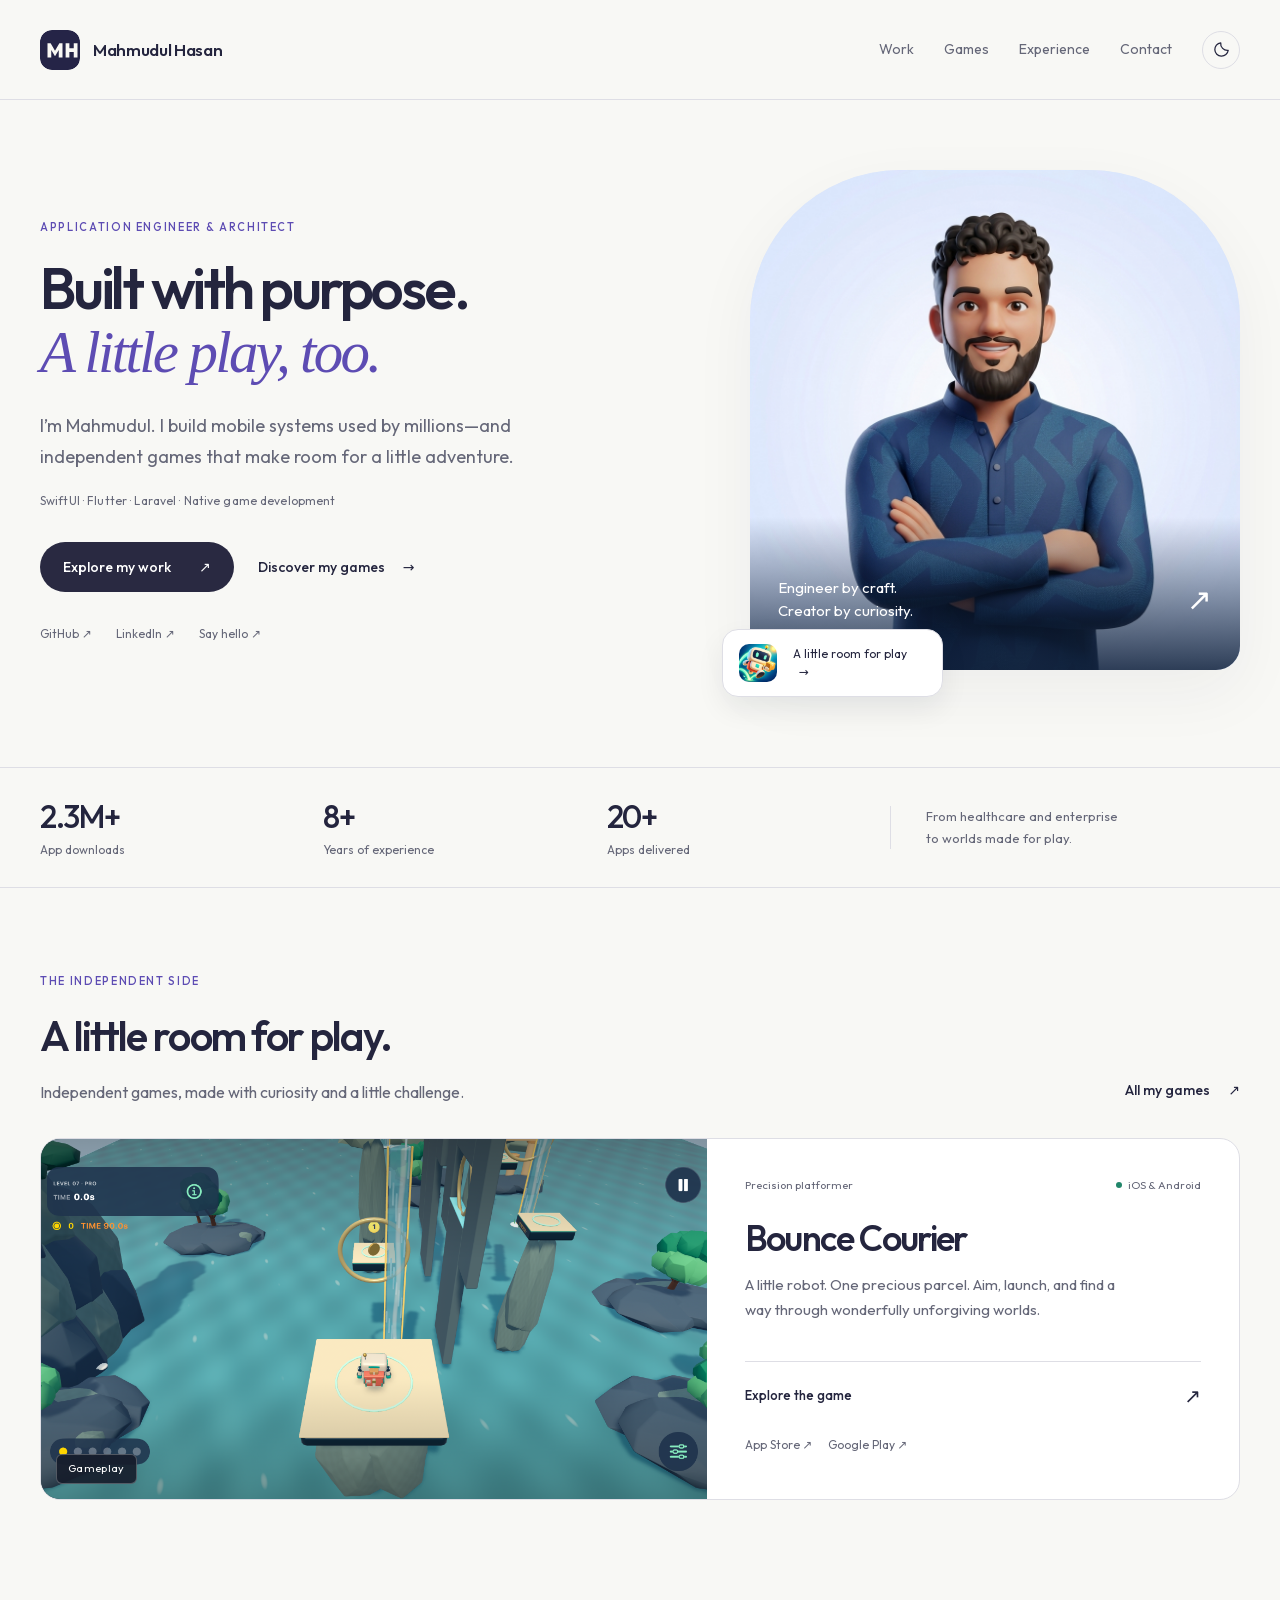
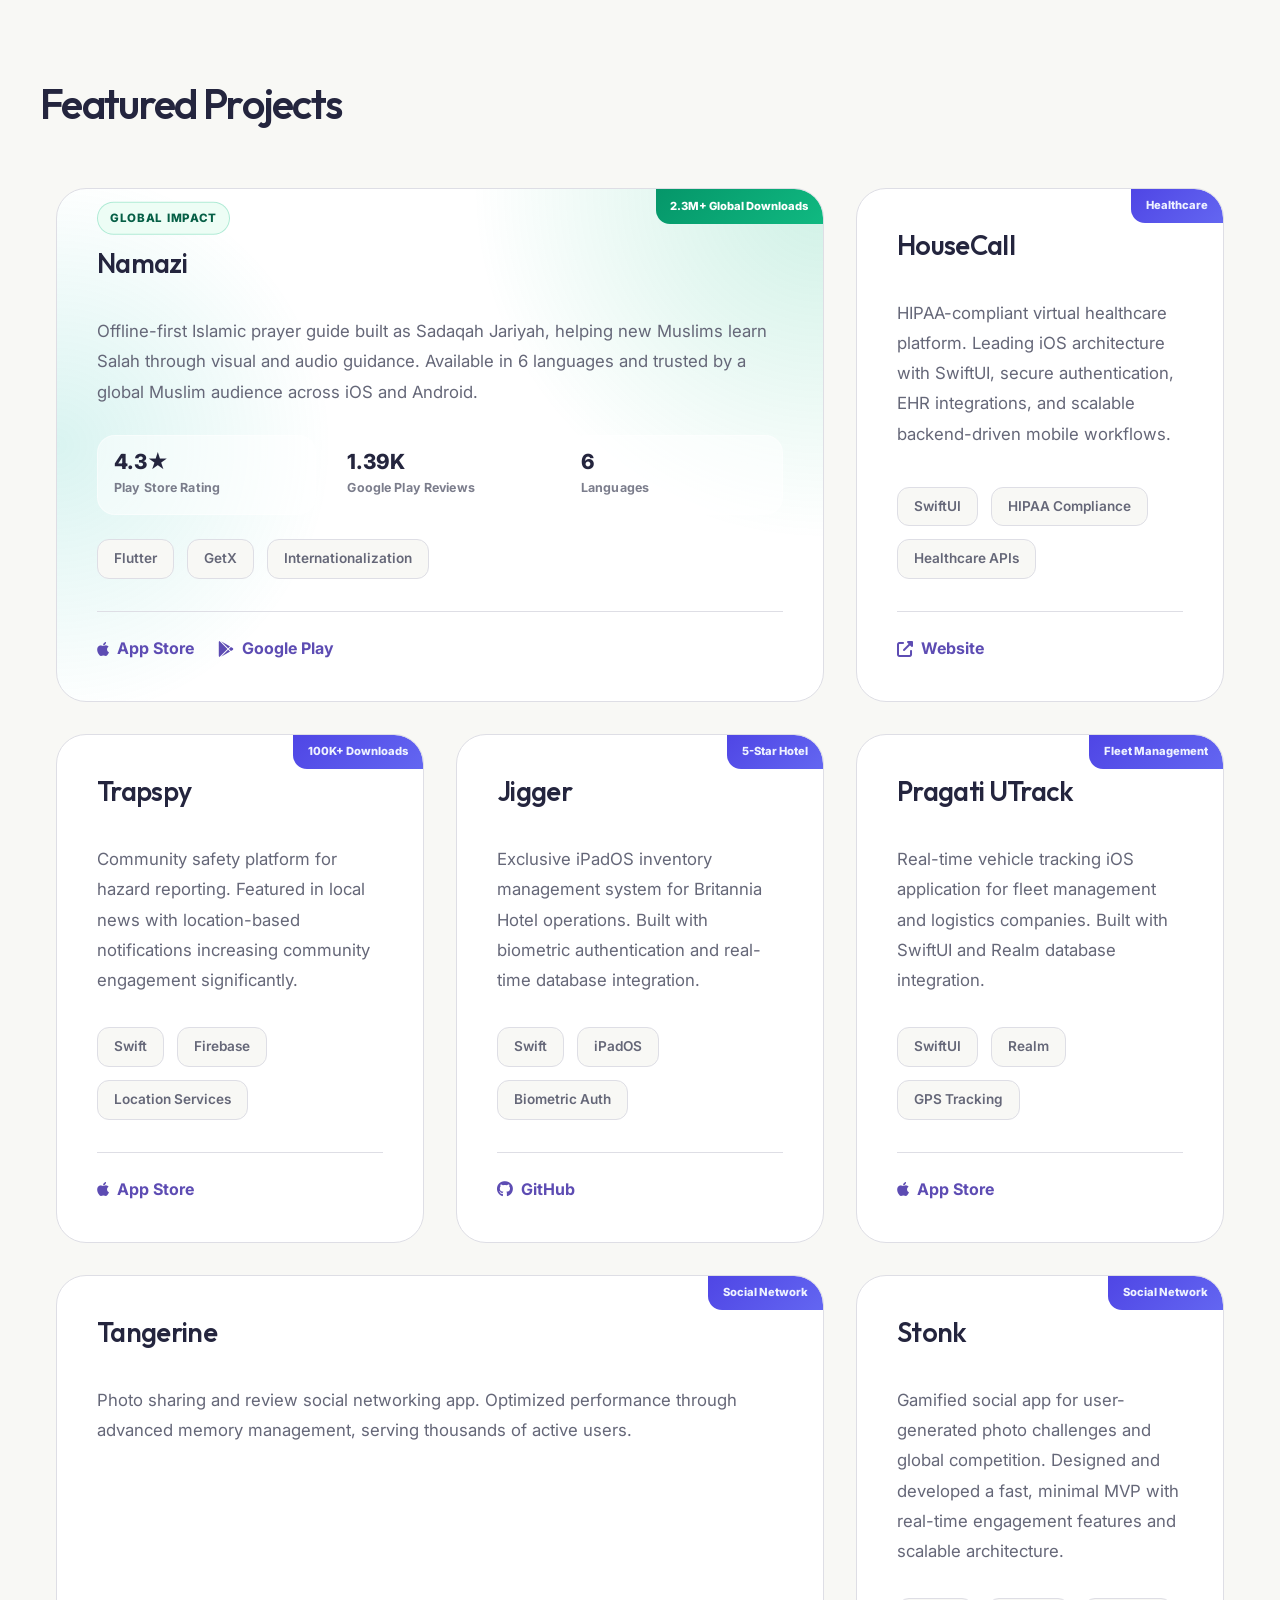
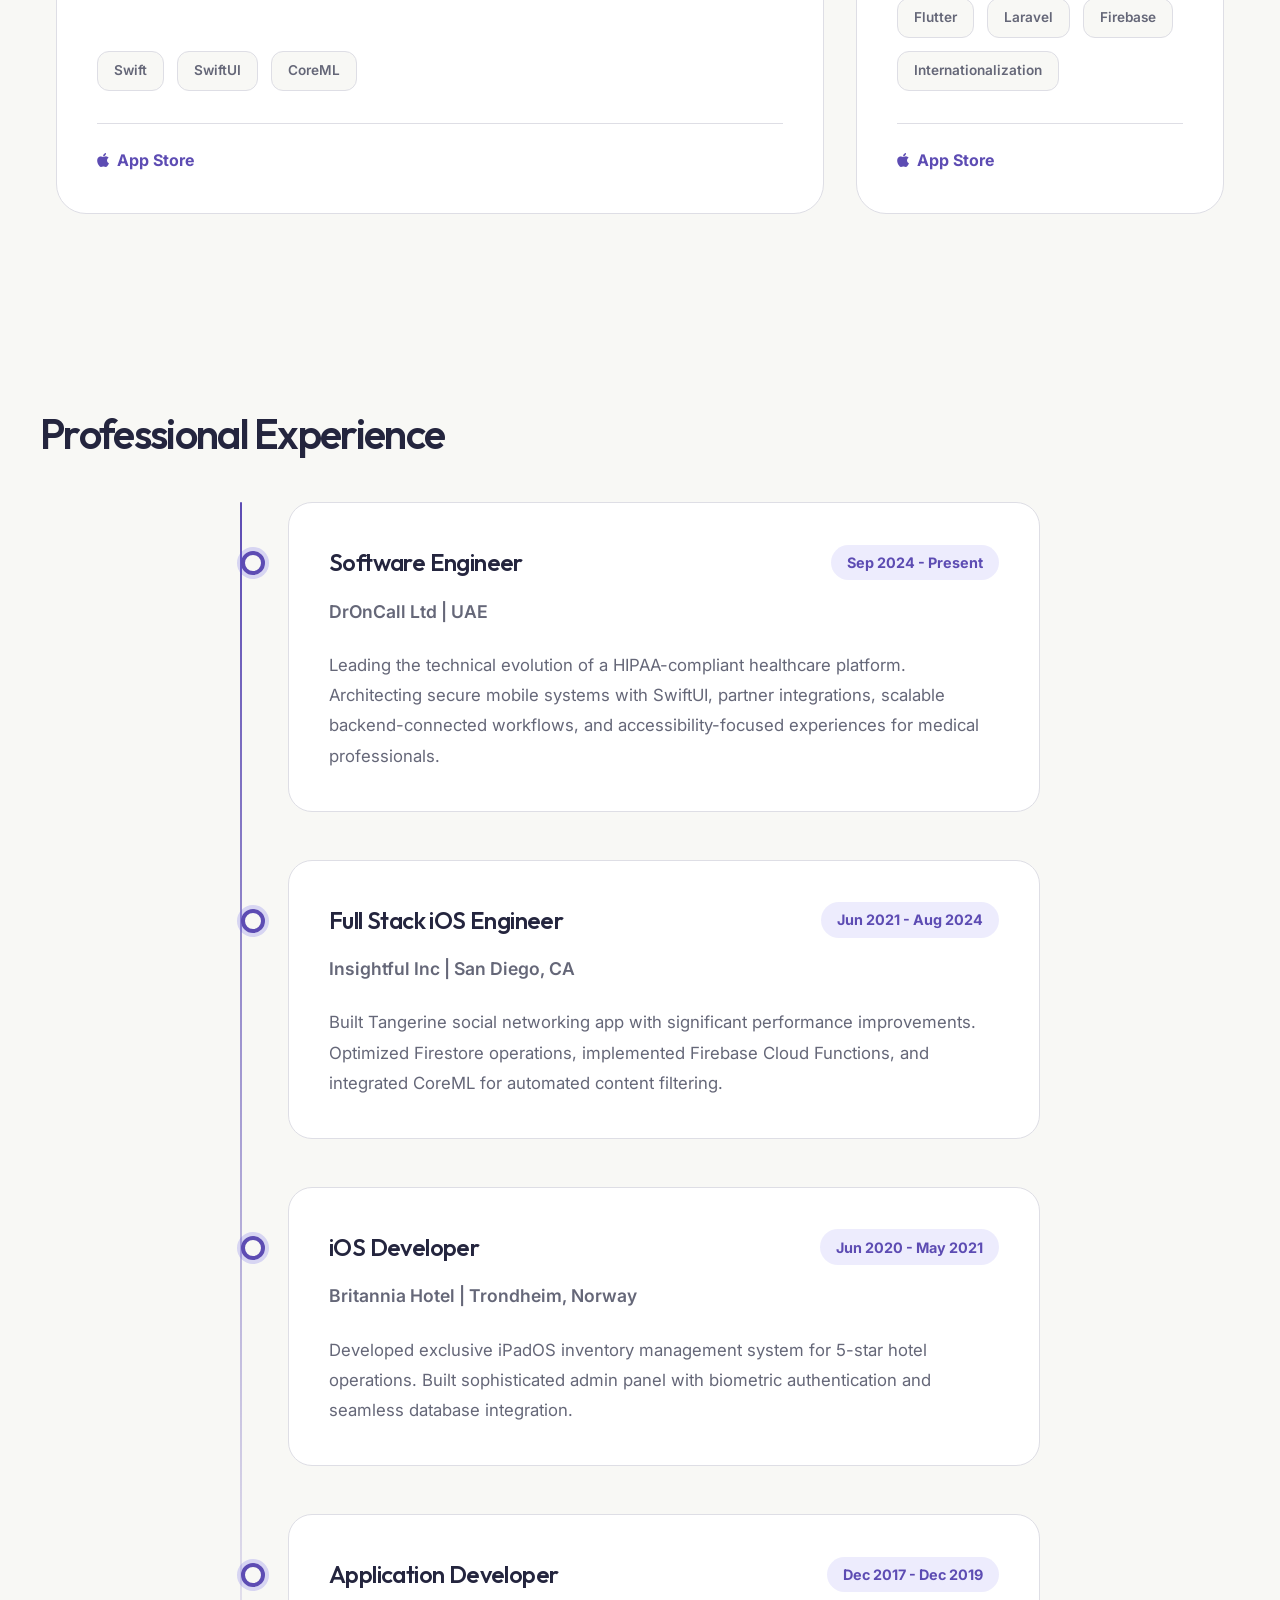
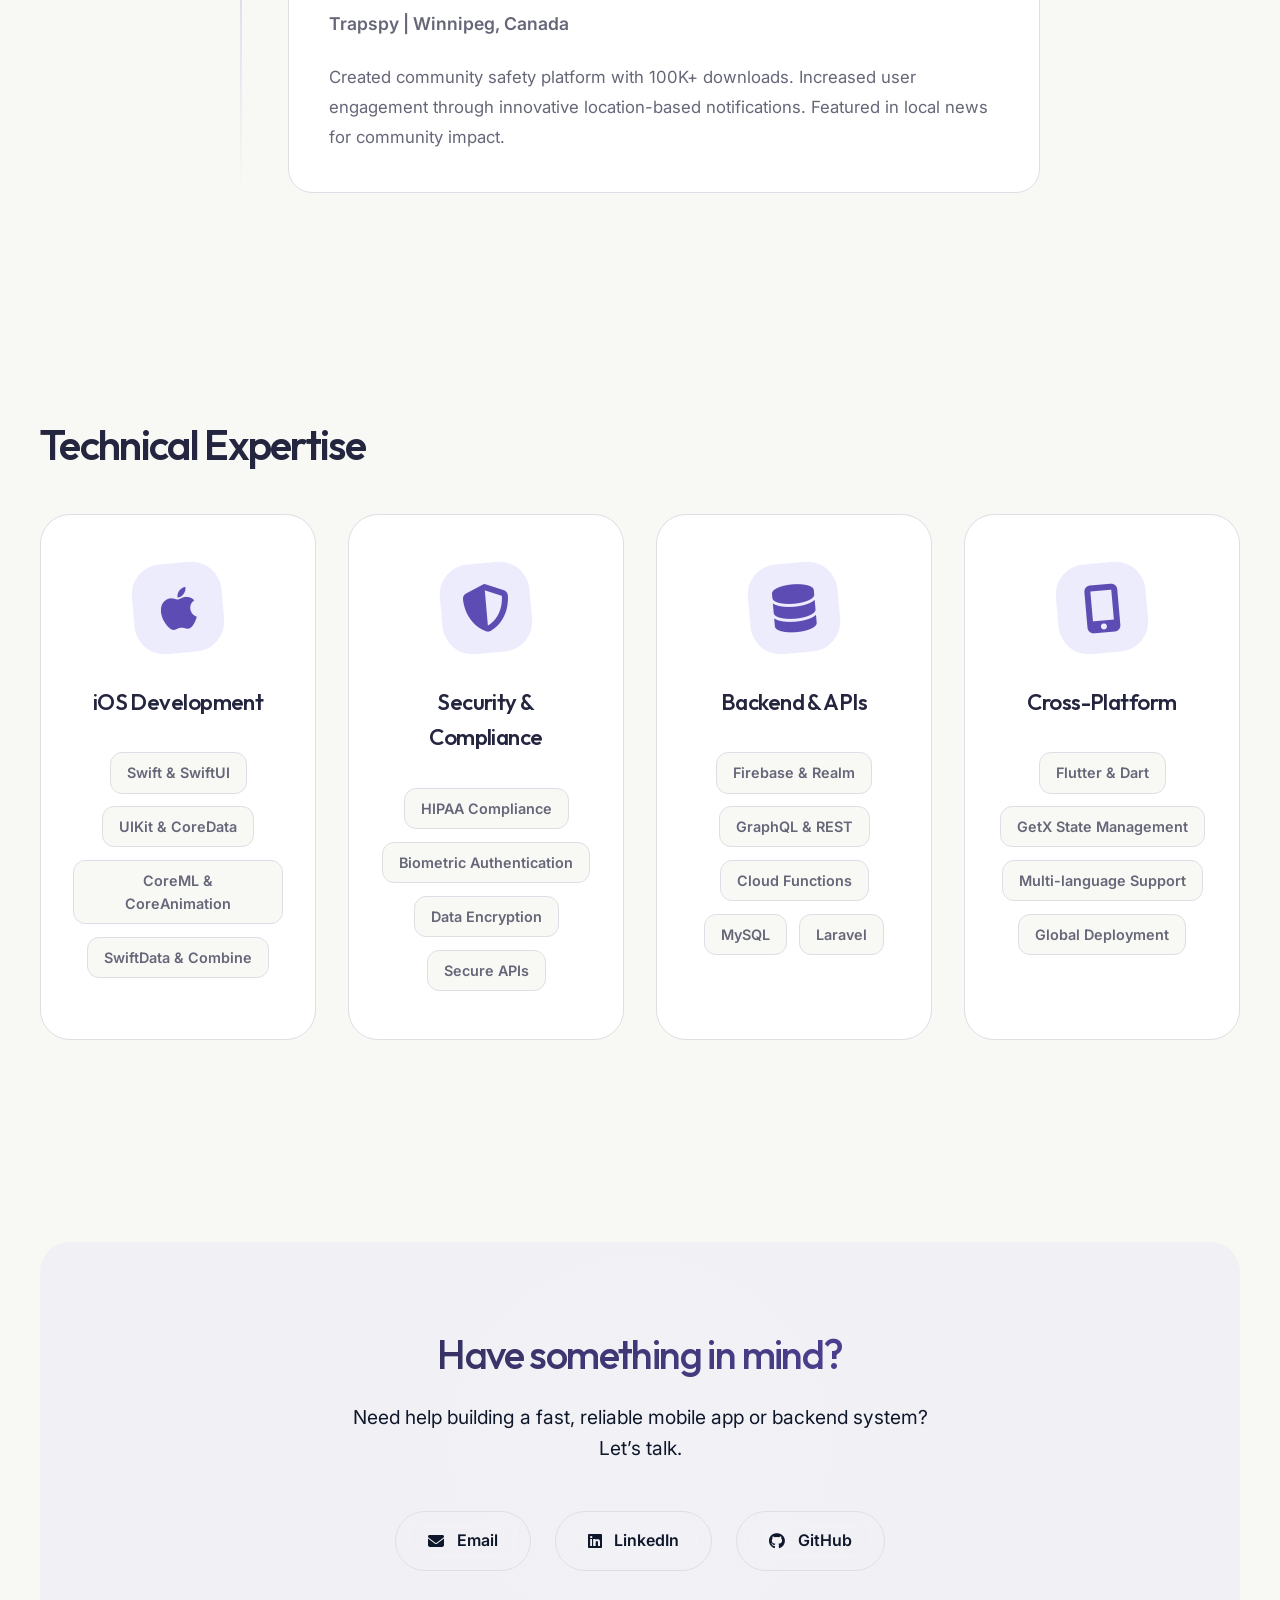
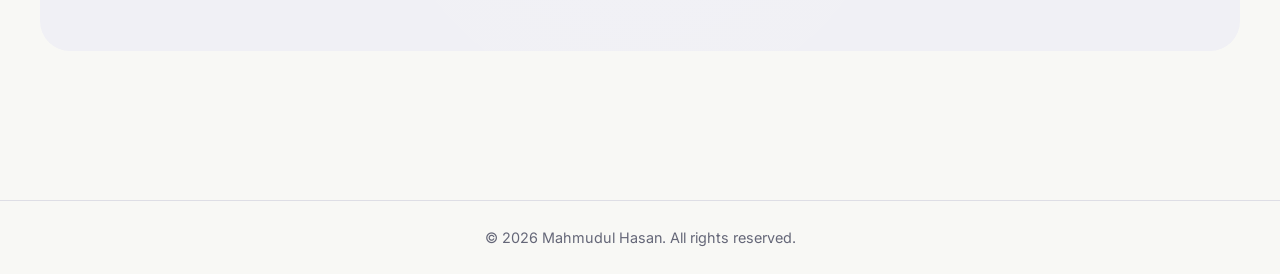
<file: index.html>
<!DOCTYPE html>
<html lang="en">

<head>
  <meta charset="UTF-8">
  <meta name="viewport" content="width=device-width, initial-scale=1.0">
  <title>Mahmudul Hasan · Mobile Engineer &amp; Independent Game Developer</title>
  <meta name="description" content="Mobile applications used by millions. Independent games built with curiosity. Explore the work and games of Mahmudul Hasan.">
  <link rel="canonical" href="https://www.mahmudulhasan.me/">
  <link rel="icon" href="/games/assets/mark.svg">
  <meta property="og:title" content="Mahmudul Hasan · Apps &amp; Games">
  <meta property="og:description" content="Explore my mobile applications and independent games.">
  <meta property="og:image" content="https://www.mahmudulhasan.me/profile-avatar.png">
  <link href="https://fonts.googleapis.com/css2?family=Inter:wght@300;400;500;600;700;800&display=swap"
    rel="stylesheet">
  <meta name="theme-color" content="#f8f8f5" data-light="#f8f8f5" data-dark="#11131d"><script src="/theme.js?v=1"></script><link rel="stylesheet" href="/theme.css?v=1"><link rel="stylesheet" href="https://cdnjs.cloudflare.com/ajax/libs/font-awesome/6.4.0/css/all.min.css">
  <link rel="stylesheet" href="styles.css?v=theme-1">
  <link rel="stylesheet" href="/games/catalog.css?v=20261129-layout">
  <link rel="stylesheet" href="home.css?v=theme-1">
</head>

<body>
  <a class="skip-link" href="#main">Skip to content</a>
  <header class="home-header container"><a class="home-brand" href="/" aria-label="Mahmudul Hasan home"><img src="/games/assets/mark.svg" width="40" height="40" alt=""><span>Mahmudul Hasan</span></a><nav class="home-nav" aria-label="Main"><a href="#projects">Work</a><a href="/games/">Games</a><a href="#experience" class="nav-about">Experience</a><a href="#contact">Contact</a><button id="theme-toggle" class="theme-button" type="button" data-theme-toggle aria-label="Dark mode" aria-pressed="false" title="Switch to dark mode"><svg class="theme-moon" viewBox="0 0 24 24" aria-hidden="true"><path d="M20.5 13a8.5 8.5 0 0 1-9.5-9.5A8.5 8.5 0 1 0 20.5 13Z"/></svg><svg class="theme-sun" viewBox="0 0 24 24" aria-hidden="true"><circle cx="12" cy="12" r="4"/><path d="M12 2v2m0 16v2M2 12h2m16 0h2M4.9 4.9l1.4 1.4m11.4 11.4 1.4 1.4M4.9 19.1l1.4-1.4M17.7 6.3l1.4-1.4"/></svg></button></nav></header>
  <main id="main">
  <section id="home" class="intro container" aria-labelledby="intro-title">
    <div class="intro-copy"><p class="intro-eyebrow">Application Engineer &amp; Architect</p><h1 id="intro-title">Built with purpose.<br><em>A little play, too.</em></h1><p class="intro-description">I’m Mahmudul. I build mobile systems used by millions—and independent games that make room for a little adventure.</p><p class="intro-specialty">SwiftUI · Flutter · Laravel · Native game development</p><div class="intro-actions"><a href="#projects" class="home-button">Explore my work <span aria-hidden="true">↗</span></a><a href="/games/" class="home-text-link">Discover my games <span aria-hidden="true">→</span></a></div><div class="intro-socials"><a href="https://github.com/mhasan341" target="_blank" rel="noopener noreferrer">GitHub ↗</a><a href="https://www.linkedin.com/in/mahmudul-dev/" target="_blank" rel="noopener noreferrer">LinkedIn ↗</a><a href="mailto:mm@letstangerine.com">Say hello ↗</a></div></div>
    <div class="intro-visual"><div class="portrait-frame"><img src="profile-avatar.png" width="1024" height="1024" alt="Illustrated portrait of Mahmudul Hasan" fetchpriority="high"><div class="portrait-caption"><span>Engineer by craft.<br>Creator by curiosity.</span><span aria-hidden="true">↗</span></div></div><a class="studio-tag" href="/games/"><span class="studio-icons"><img src="/games/bounce-courier/assets/app-icon-256.webp" width="42" height="42" alt=""></span><span>A little room for play <span aria-hidden="true">→</span></span></a></div>
  </section>
  <div class="home-proof container" aria-label="Experience at a glance"><div><strong>2.3M+</strong><span>App downloads</span></div><div><strong>8+</strong><span>Years of experience</span></div><div><strong>20+</strong><span>Apps delivered</span></div><p>From healthcare and enterprise<br>to worlds made for play.</p></div>

  <!-- Main Content -->
  <div class="main-content">
    <section id="games" class="portfolio-games section" aria-labelledby="home-games-title"><div class="container"><div class="home-section-heading"><div><p class="home-eyebrow">The independent side</p><h2 class="section-title" id="home-games-title">A little room for play.</h2><p>Independent games, made with curiosity and a little challenge.</p></div><a href="/games/" class="home-text-link">All my games <span aria-hidden="true">↗</span></a></div><div class="game-grid single-game"><article class="game-card bounce-courier">
 <a class="game-art" href="/games/bounce-courier/" aria-label="Explore Bounce Courier"><img src="/games/bounce-courier/assets/screenshots/cataract-pass-2868-lossless.webp" width="2868" height="1320" alt="Bounce Courier gameplay in a turquoise waterfall gorge." loading="lazy"><span class="art-label">Gameplay</span></a>
 <div class="game-card-body"><div class="game-meta"><span>Precision platformer</span><span class="game-status available">iOS &amp; Android</span></div><h3><a href="/games/bounce-courier/">Bounce Courier</a></h3><p>A little robot. One precious parcel. Aim, launch, and find a way through wonderfully unforgiving worlds.</p><a class="game-open" href="/games/bounce-courier/">Explore the game <span aria-hidden="true">↗</span></a><nav class="game-policies" aria-label="Download Bounce Courier"><a href="https://apps.apple.com/us/app/bounce-courier/id6825351308">App Store ↗</a><a href="https://play.google.com/store/apps/details?id=me.mahmudulhasan.bouncecourier">Google Play ↗</a></nav></div></article></div></div></section>
    <!-- Featured Projects -->
    <section id="projects" class="section">
      <div class="container">
        <h2 class="section-title">Featured Projects</h2>
        <div class="projects-grid">
          <!-- Namazi -->
          <div class="project-card flagship-card">
            <svg class="flagship-border-trail" viewBox="0 0 100 100" preserveAspectRatio="none" aria-hidden="true">
              <rect class="flagship-border-snake" x="0.9" y="0.9" width="98.2" height="98.2" rx="6.5" ry="6.5"
                pathLength="1000" />
            </svg>
            <div class="project-header">
              <div class="project-title-block">
                <span class="project-eyebrow">Global Impact</span>
                <h3 class="project-title">Namazi</h3>
              </div>
              <span class="project-downloads">2.3M+ Global Downloads</span>
            </div>
            <p class="project-description">
              Offline-first Islamic prayer guide built as Sadaqah Jariyah, helping new Muslims learn Salah through
              visual and audio guidance. Available in 6 languages and trusted by a global Muslim audience across iOS
              and Android.
            </p>
            <div class="project-metrics" aria-label="Namazi success metrics">
              <div class="project-metric">
                <span class="project-metric-value">4.3★</span>
                <span class="project-metric-label">Play Store Rating</span>
              </div>
              <div class="project-metric">
                <span class="project-metric-value">1.39K</span>
                <span class="project-metric-label">Google Play Reviews</span>
              </div>
              <div class="project-metric">
                <span class="project-metric-value">6</span>
                <span class="project-metric-label">Languages</span>
              </div>
            </div>
            <div class="project-tech">
              <span class="tech-tag">Flutter</span>
              <span class="tech-tag">GetX</span>
              <span class="tech-tag">Internationalization</span>
            </div>
            <div class="project-links">
              <a href="https://apps.apple.com/ch/app/namazstart/id6444265376" target="_blank" rel="noopener noreferrer" class="project-link">
                <i class="fab fa-apple"></i> App Store
              </a>
              <a href="https://play.google.com/store/apps/details?id=me.mahmudulhasan.salat_app" target="_blank"
                class="project-link">
                <i class="fab fa-google-play"></i> Google Play
              </a>
            </div>
          </div>

          <!-- HouseCall -->
          <div class="project-card">
            <div class="project-header">
              <h3 class="project-title">HouseCall</h3>
              <span class="project-downloads">Healthcare</span>
            </div>
            <p class="project-description">
              HIPAA-compliant virtual healthcare platform. Leading iOS architecture with SwiftUI, secure authentication, EHR integrations, and scalable backend-driven mobile workflows.
            </p>
            <div class="project-tech">
              <span class="tech-tag">SwiftUI</span>
              <span class="tech-tag">HIPAA Compliance</span>
              <span class="tech-tag">Healthcare APIs</span>
            </div>
            <div class="project-links">
              <a href="https://housecall.ae" target="_blank" rel="noopener noreferrer" class="project-link">
                <i class="fas fa-external-link-alt"></i> Website
              </a>
            </div>
          </div>

          <!-- Trapspy -->
          <div class="project-card">
            <div class="project-header">
              <h3 class="project-title">Trapspy</h3>
              <span class="project-downloads">100K+ Downloads</span>
            </div>
            <p class="project-description">
              Community safety platform for hazard reporting. Featured in local news with location-based notifications
              increasing community engagement significantly.
            </p>
            <div class="project-tech">
              <span class="tech-tag">Swift</span>
              <span class="tech-tag">Firebase</span>
              <span class="tech-tag">Location Services</span>
            </div>
            <div class="project-links">
              <a href="https://apps.apple.com/us/app/trapspy/id1403138498" target="_blank" rel="noopener noreferrer" class="project-link">
                <i class="fab fa-apple"></i> App Store
              </a>
            </div>
          </div>

          <!-- Jigger -->
          <div class="project-card">
            <div class="project-header">
              <h3 class="project-title">Jigger</h3>
              <span class="project-downloads">5-Star Hotel</span>
            </div>
            <p class="project-description">
              Exclusive iPadOS inventory management system for Britannia Hotel operations. Built with biometric
              authentication and real-time database integration.
            </p>
            <div class="project-tech">
              <span class="tech-tag">Swift</span>
              <span class="tech-tag">iPadOS</span>
              <span class="tech-tag">Biometric Auth</span>
            </div>
            <div class="project-links">
              <a href="https://github.com/mhasan341/jigger-demo" target="_blank" rel="noopener noreferrer" class="project-link">
                <i class="fab fa-github"></i> GitHub
              </a>
            </div>
          </div>

          <!-- Pragati UTrack -->
          <div class="project-card">
            <div class="project-header">
              <h3 class="project-title">Pragati UTrack</h3>
              <span class="project-downloads">Fleet Management</span>
            </div>
            <p class="project-description">
              Real-time vehicle tracking iOS application for fleet management and logistics companies. Built with
              SwiftUI and Realm database integration.
            </p>
            <div class="project-tech">
              <span class="tech-tag">SwiftUI</span>
              <span class="tech-tag">Realm</span>
              <span class="tech-tag">GPS Tracking</span>
            </div>
            <div class="project-links">
              <a href="https://apps.apple.com/in/app/pragati-utrack/id6472572087" target="_blank" rel="noopener noreferrer" class="project-link">
                <i class="fab fa-apple"></i> App Store
              </a>
            </div>
          </div>

          <!-- Tangerine -->
          <div class="project-card wide-card">
            <div class="project-header">
              <h3 class="project-title">Tangerine</h3>
              <span class="project-downloads">Social Network</span>
            </div>
            <p class="project-description">
              Photo sharing and review social networking app. Optimized performance through advanced memory management,
              serving thousands of active users.
            </p>
            <div class="project-tech">
              <span class="tech-tag">Swift</span>
              <span class="tech-tag">SwiftUI</span>
              <span class="tech-tag">CoreML</span>
            </div>
            <div class="project-links">
              <a href="https://apps.apple.com/us/app/tangerine-insight/id1570304842" target="_blank"
                class="project-link">
                <i class="fab fa-apple"></i> App Store
              </a>
            </div>
          </div>
          <!-- Stonk -->
          <div class="project-card">
            <div class="project-header">
              <h3 class="project-title">Stonk</h3>
              <span class="project-downloads">Social Network</span>
            </div>
            <p class="project-description">
              Gamified social app for user-generated photo challenges and global competition. Designed and developed a
              fast, minimal MVP with real-time engagement features and scalable architecture.
            </p>
            <div class="project-tech">
              <span class="tech-tag">Flutter</span>
              <span class="tech-tag">Laravel</span>
              <span class="tech-tag">Firebase</span>
              <span class="tech-tag">Internationalization</span>
            </div>
            <div class="project-links">
              <a href="https://apps.apple.com/us/app/stonk-the-game/id6755126866" target="_blank"
                class="project-link">
                <i class="fab fa-apple"></i> App Store
              </a>
            </div>
          </div>
        </div>
      </div>
    </section>


    <!-- Experience -->
    <section id="experience" class="section">
      <div class="container">
        <h2 class="section-title">Professional Experience</h2>
        <div class="experience-grid">
          <div class="experience-item">
            <div class="experience-header">
              <h3 class="experience-title">Software Engineer</h3>
              <span class="experience-date">Sep 2024 - Present</span>
            </div>
            <div class="experience-company">DrOnCall Ltd | UAE</div>
            <p class="experience-description">
              Leading the technical evolution of a HIPAA-compliant healthcare platform. Architecting secure mobile systems with SwiftUI, partner integrations, scalable backend-connected workflows, and accessibility-focused experiences for medical professionals.
            </p>
          </div>

          <div class="experience-item">
            <div class="experience-header">
              <h3 class="experience-title">Full Stack iOS Engineer</h3>
              <span class="experience-date">Jun 2021 - Aug 2024</span>
            </div>
            <div class="experience-company">Insightful Inc | San Diego, CA</div>
            <p class="experience-description">
              Built Tangerine social networking app with significant performance improvements. Optimized Firestore
              operations, implemented Firebase Cloud Functions, and integrated CoreML for automated content filtering.
            </p>
          </div>

          <div class="experience-item">
            <div class="experience-header">
              <h3 class="experience-title">iOS Developer</h3>
              <span class="experience-date">Jun 2020 - May 2021</span>
            </div>
            <div class="experience-company">Britannia Hotel | Trondheim, Norway</div>
            <p class="experience-description">
              Developed exclusive iPadOS inventory management system for 5-star hotel operations. Built sophisticated
              admin panel with biometric authentication and seamless database integration.
            </p>
          </div>

          <div class="experience-item">
            <div class="experience-header">
              <h3 class="experience-title">Application Developer</h3>
              <span class="experience-date">Dec 2017 - Dec 2019</span>
            </div>
            <div class="experience-company">Trapspy | Winnipeg, Canada</div>
            <p class="experience-description">
              Created community safety platform with 100K+ downloads. Increased user engagement through innovative
              location-based notifications. Featured in local news for community impact.
            </p>
          </div>
        </div>
      </div>
    </section>

    <!-- Skills -->
    <section id="skills" class="section">
      <div class="container">
        <h2 class="section-title">Technical Expertise</h2>
        <div class="skills-grid">
          <div class="skill-category">
            <div class="skill-icon">
              <i class="fab fa-apple"></i>
            </div>
            <h3 class="skill-title">iOS Development</h3>
            <ul class="skill-list">
              <li>Swift & SwiftUI</li>
              <li>UIKit & CoreData</li>
              <li>CoreML & CoreAnimation</li>
              <li>SwiftData & Combine</li>
            </ul>
          </div>

          <div class="skill-category">
            <div class="skill-icon">
              <i class="fas fa-shield-alt"></i>
            </div>
            <h3 class="skill-title">Security & Compliance</h3>
            <ul class="skill-list">
              <li>HIPAA Compliance</li>
              <li>Biometric Authentication</li>
              <li>Data Encryption</li>
              <li>Secure APIs</li>
            </ul>
          </div>

          <div class="skill-category">
            <div class="skill-icon">
              <i class="fas fa-database"></i>
            </div>
            <h3 class="skill-title">Backend & APIs</h3>
            <ul class="skill-list">
              <li>Firebase & Realm</li>
              <li>GraphQL & REST</li>
              <li>Cloud Functions</li>
              <li>MySQL</li>
              <li>Laravel</li>
            </ul>
          </div>

          <div class="skill-category">
            <div class="skill-icon">
              <i class="fas fa-mobile-alt"></i>
            </div>
            <h3 class="skill-title">Cross-Platform</h3>
            <ul class="skill-list">
              <li>Flutter & Dart</li>
              <li>GetX State Management</li>
              <li>Multi-language Support</li>
              <li>Global Deployment</li>
            </ul>
          </div>
        </div>
      </div>
    </section>

    <!-- Contact -->
    <section id="contact" class="section">
      <div class="container">
        <div class="contact-info">
          <h2 class="contact-title">Have something in mind?</h2>
          <p>Need help building a fast, reliable mobile app or backend system? Let’s talk.</p>
          <div class="contact-links">
            <a href="mailto:mm@letstangerine.com" class="contact-link">
              <i class="fas fa-envelope"></i> Email
            </a>
            <a href="https://www.linkedin.com/in/mahmudul-dev/" target="_blank" rel="noopener noreferrer" class="contact-link">
              <i class="fab fa-linkedin"></i> LinkedIn
            </a>
            <a href="https://github.com/mhasan341" target="_blank" rel="noopener noreferrer" class="contact-link">
              <i class="fab fa-github"></i> GitHub
            </a>
          </div>
        </div>
      </div>
    </section>
  </div>

  </main>

  <!-- Footer -->
  <footer class="footer">
    <div class="container">
      <p>&copy; 2026 Mahmudul Hasan. All rights reserved.</p>
    </div>
  </footer>

  <script src="script.js?v=theme-1"></script>
</body>

</html>
</file>
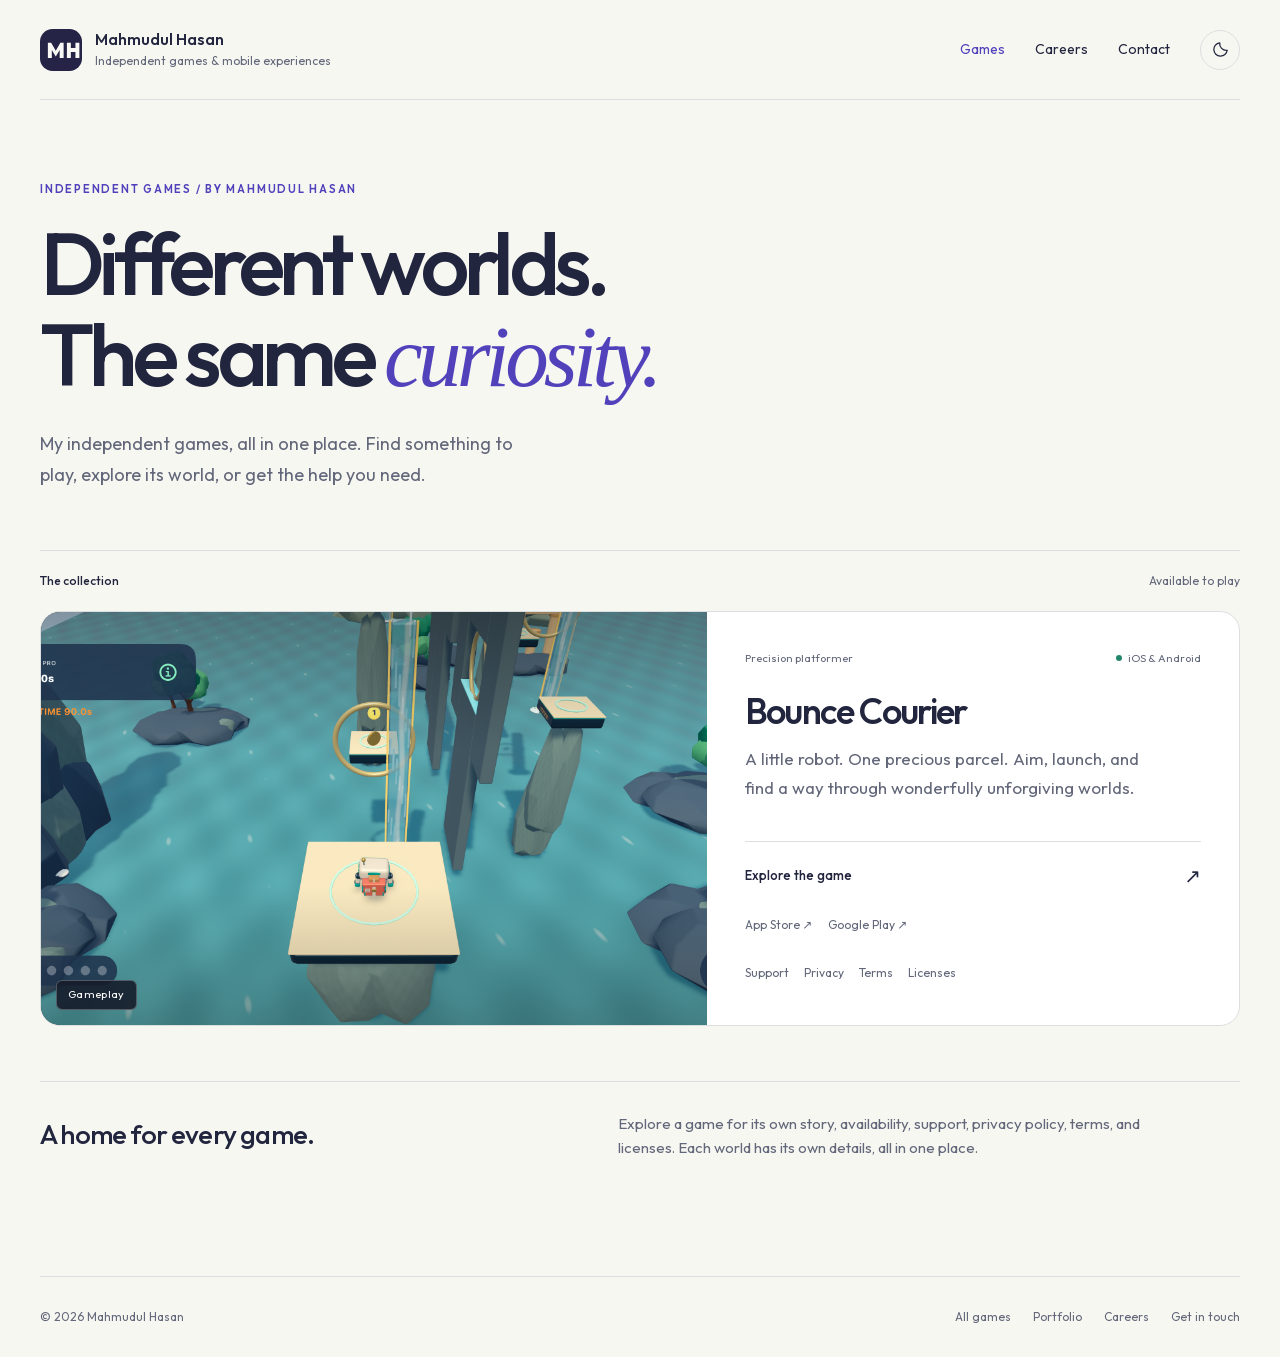
<file: games/index.html>
<!doctype html>
<html lang="en"><head><meta charset="utf-8"><meta name="viewport" content="width=device-width, initial-scale=1"><title>Games · Mahmudul Hasan</title><meta name="description" content="Discover independent games by Mahmudul Hasan, with game pages, downloads, and support in one place."><link rel="canonical" href="https://www.mahmudulhasan.me/games/"><link rel="icon" href="/games/assets/mark.svg"><meta property="og:title" content="Games"><meta property="og:description" content="Discover independent games by Mahmudul Hasan, with game pages, downloads, and support in one place."><meta property="og:type" content="website"><meta property="og:url" content="https://www.mahmudulhasan.me/games/"><meta name="theme-color" content="#f7f7f2" data-light="#f7f7f2" data-dark="#11131d"><script src="/theme.js?v=1"></script><link rel="stylesheet" href="/theme.css?v=1"><link rel="stylesheet" href="/games/catalog.css?v=20261129-layout"></head><body class="catalog-page"><a class="skip-link" href="#main">Skip to content</a><header class="catalog-header catalog-wrap"><a class="catalog-brand" href="/"><img src="/games/assets/mark.svg" width="42" height="42" alt=""><span>Mahmudul Hasan<small>Independent games &amp; mobile experiences</small></span></a><nav class="catalog-nav" aria-label="Main"><a href="/games/" aria-current="page">Games</a><a href="/games/careers/">Careers</a><a href="/#contact">Contact</a><button class="theme-button" type="button" data-theme-toggle aria-label="Dark mode" aria-pressed="false" title="Switch to dark mode"><svg class="theme-moon" viewBox="0 0 24 24" aria-hidden="true"><path d="M20.5 13a8.5 8.5 0 0 1-9.5-9.5A8.5 8.5 0 1 0 20.5 13Z"/></svg><svg class="theme-sun" viewBox="0 0 24 24" aria-hidden="true"><circle cx="12" cy="12" r="4"/><path d="M12 2v2m0 16v2M2 12h2m16 0h2M4.9 4.9l1.4 1.4m11.4 11.4 1.4 1.4M4.9 19.1l1.4-1.4M17.7 6.3l1.4-1.4"/></svg></button></nav></header><main id="main" class="catalog-wrap"><section class="catalog-intro" aria-labelledby="catalog-title"><p class="catalog-eyebrow">Independent games / By Mahmudul Hasan</p><h1 id="catalog-title">Different worlds.<br>The same <em>curiosity.</em></h1><p class="catalog-lead">My independent games, all in one place. Find something to play, explore its world, or get the help you need.</p></section><div class="collection-bar"><strong>The collection</strong><span>Available to play</span></div><section class="game-grid single-game" aria-label="All games"><article class="game-card bounce-courier">
 <a class="game-art" href="/games/bounce-courier/" aria-label="Explore Bounce Courier"><img src="/games/bounce-courier/assets/screenshots/cataract-pass-2868-lossless.webp" width="2868" height="1320" alt="Bounce Courier gameplay in a turquoise waterfall gorge." loading="lazy"><span class="art-label">Gameplay</span></a>
 <div class="game-card-body"><div class="game-meta"><span>Precision platformer</span><span class="game-status available">iOS &amp; Android</span></div><h3><a href="/games/bounce-courier/">Bounce Courier</a></h3><p>A little robot. One precious parcel. Aim, launch, and find a way through wonderfully unforgiving worlds.</p><a class="game-open" href="/games/bounce-courier/">Explore the game <span aria-hidden="true">↗</span></a><nav class="game-policies" aria-label="Download Bounce Courier"><a href="https://apps.apple.com/us/app/bounce-courier/id6825351308">App Store ↗</a><a href="https://play.google.com/store/apps/details?id=me.mahmudulhasan.bouncecourier">Google Play ↗</a></nav><nav class="game-policies" aria-label="Bounce Courier information"><a href="/games/bounce-courier/support/">Support</a><a href="/games/bounce-courier/privacy/">Privacy</a><a href="/games/bounce-courier/terms/">Terms</a><a href="/games/bounce-courier/licenses/">Licenses</a></nav></div></article></section><section class="catalog-note"><h2>A home for every game.</h2><p>Explore a game for its own story, availability, support, privacy policy, terms, and licenses. Each world has its own details, all in one place.</p></section></main><footer class="catalog-footer catalog-wrap"><span>© 2026 Mahmudul Hasan</span><nav aria-label="Footer"><a href="/games/">All games</a><a href="/">Portfolio</a><a href="/games/careers/">Careers</a><a href="/#contact">Get in touch</a></nav></footer></body></html>
</file>
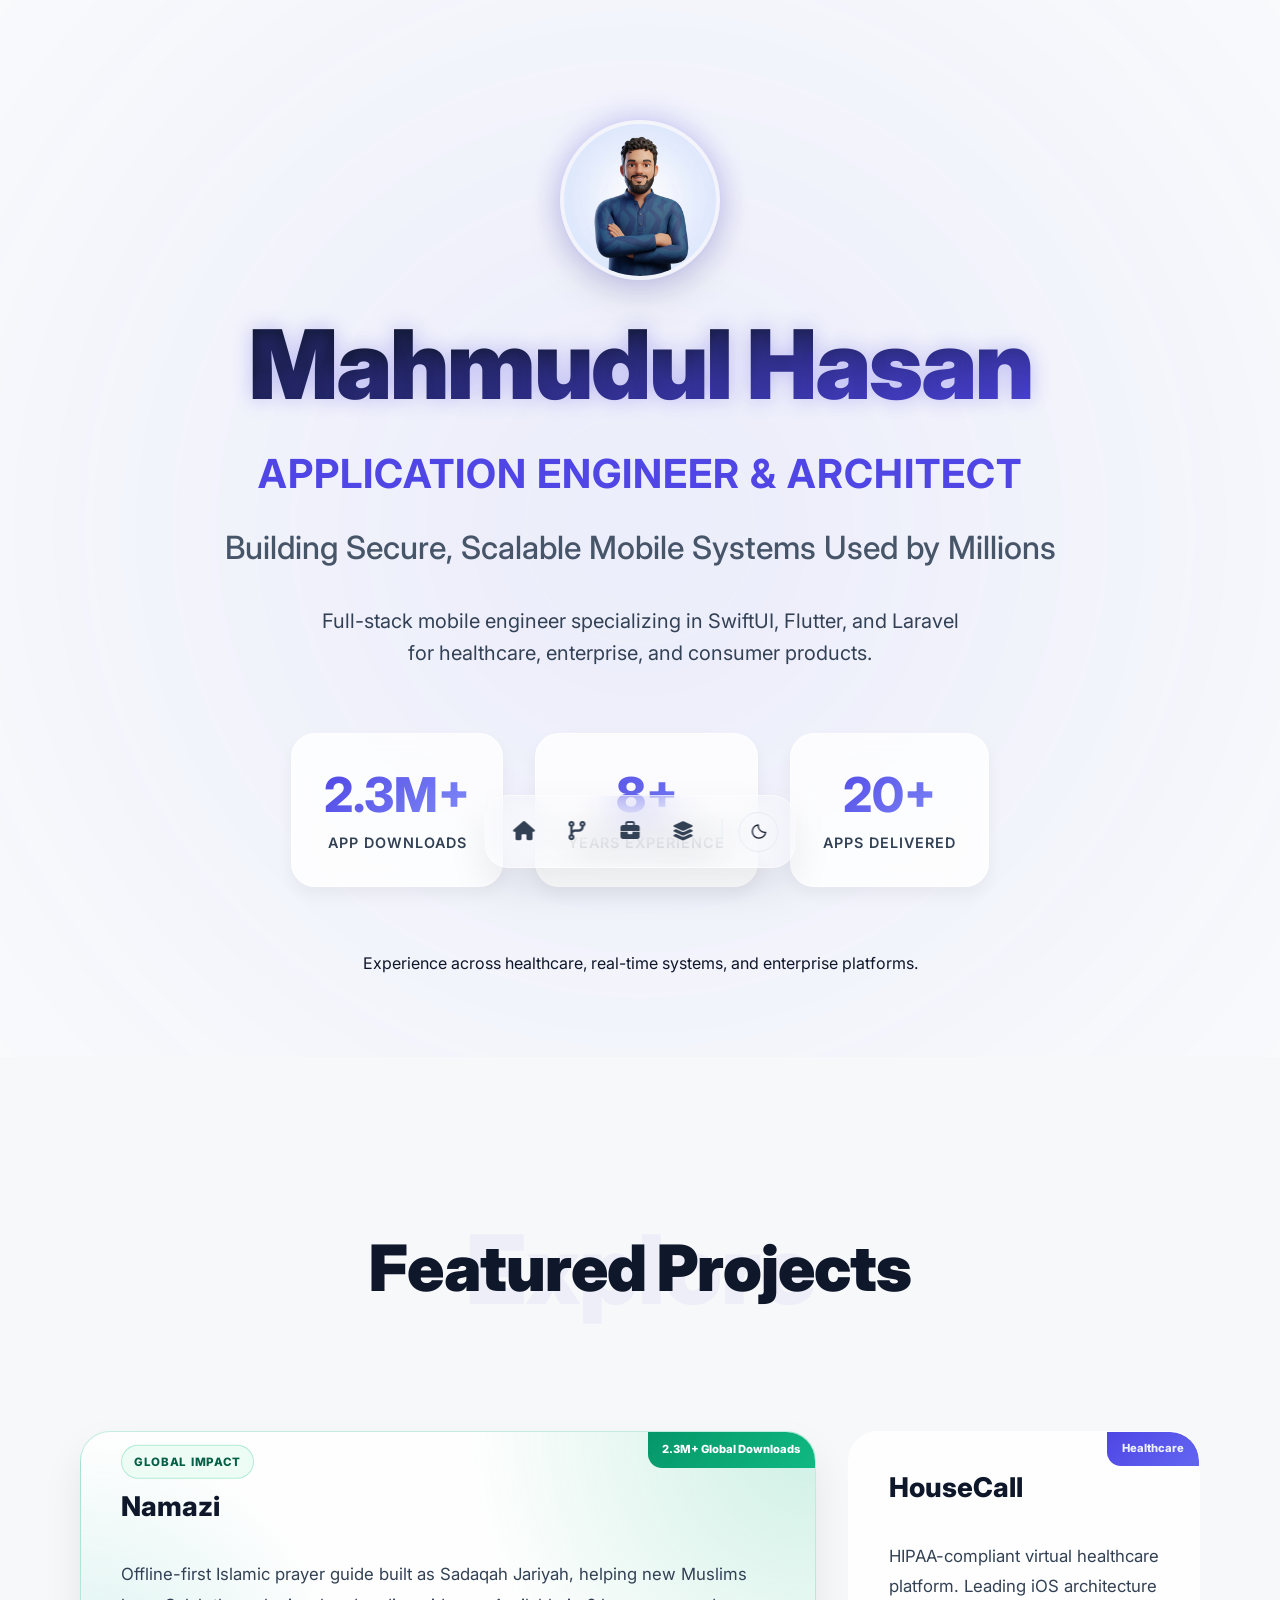
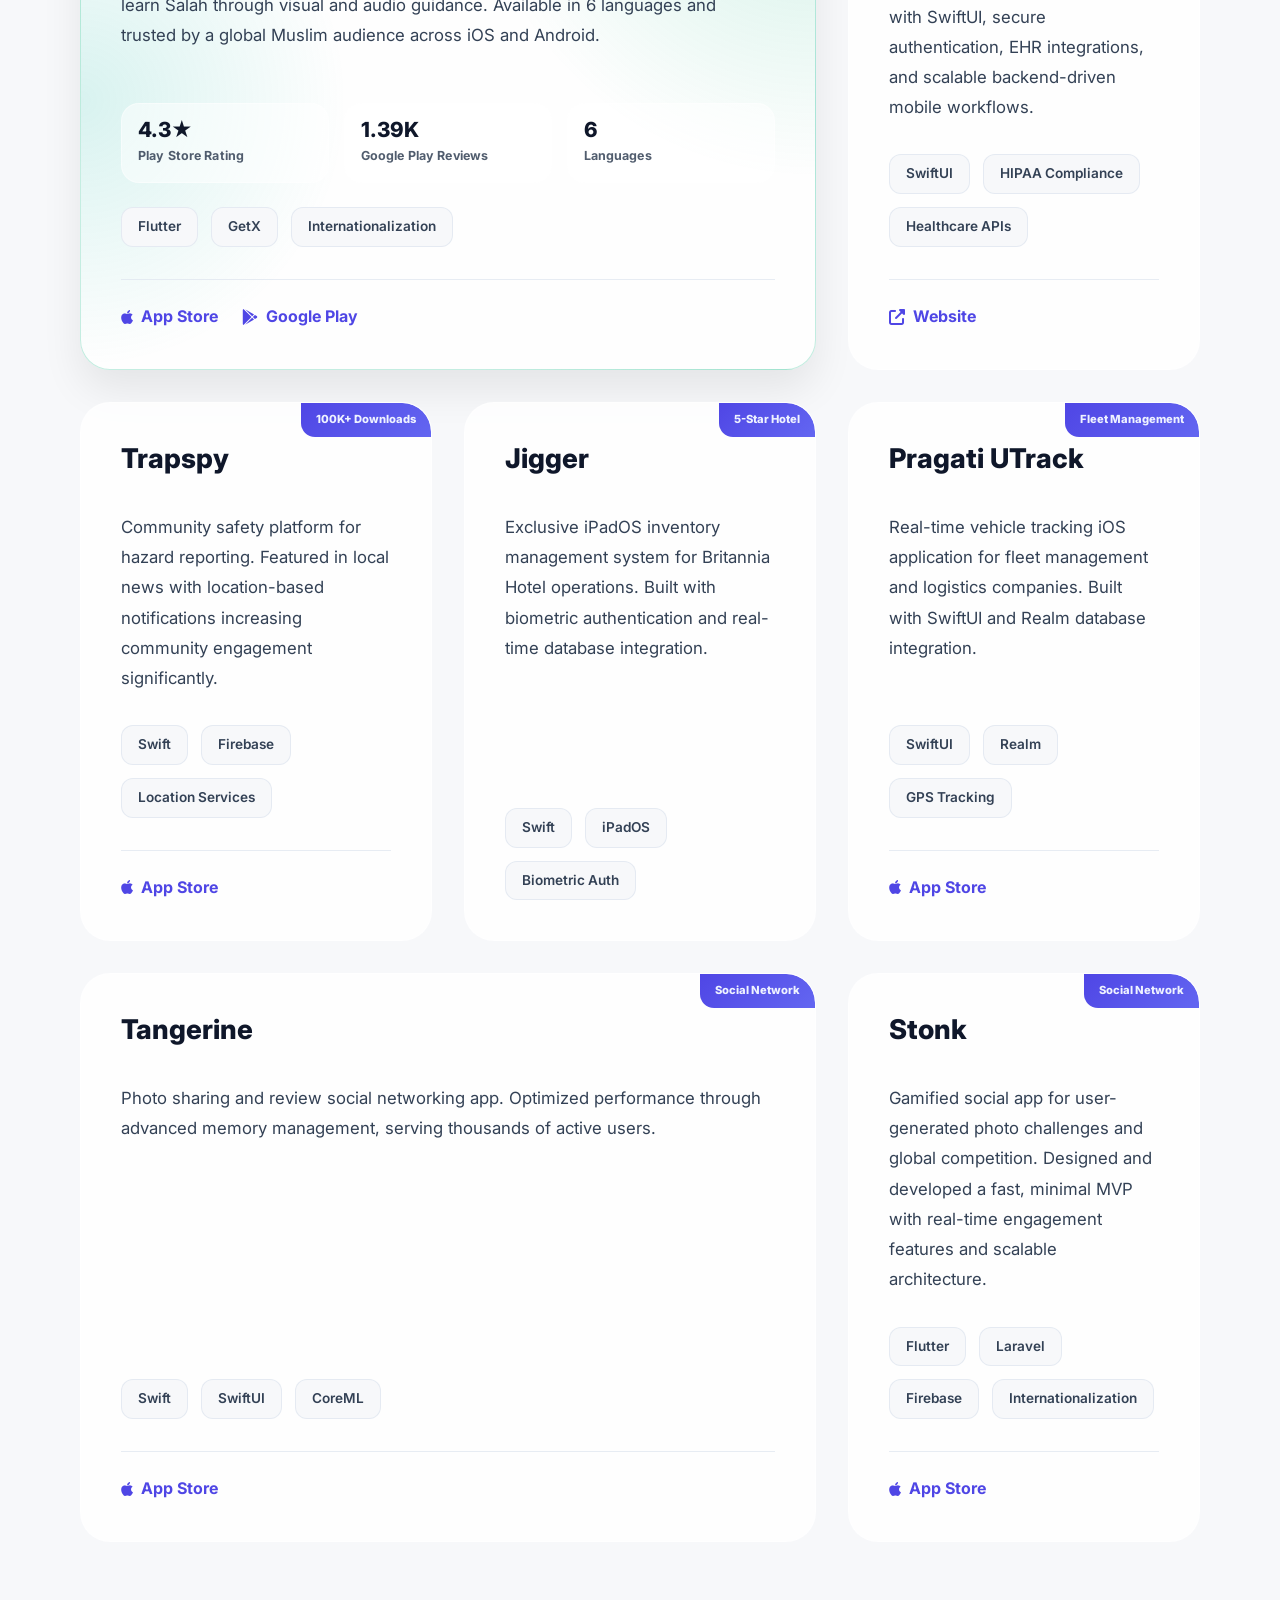
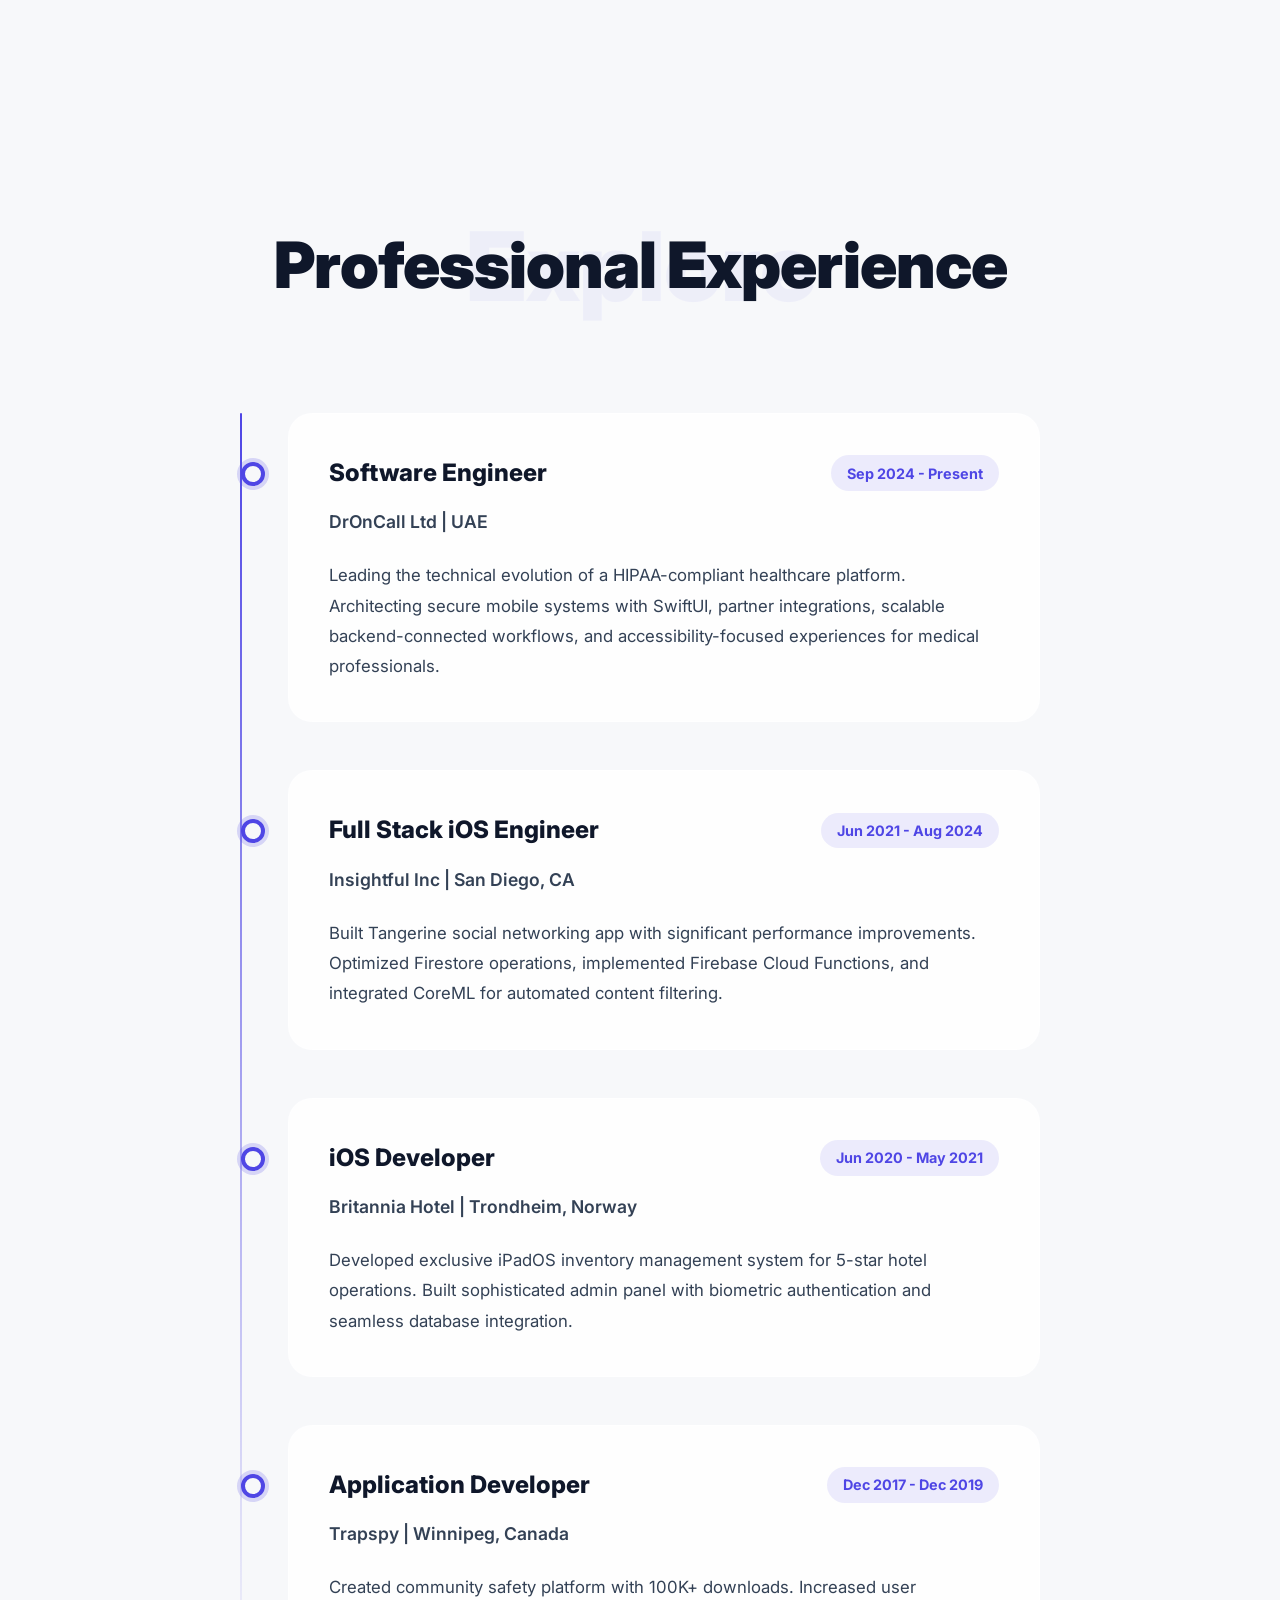
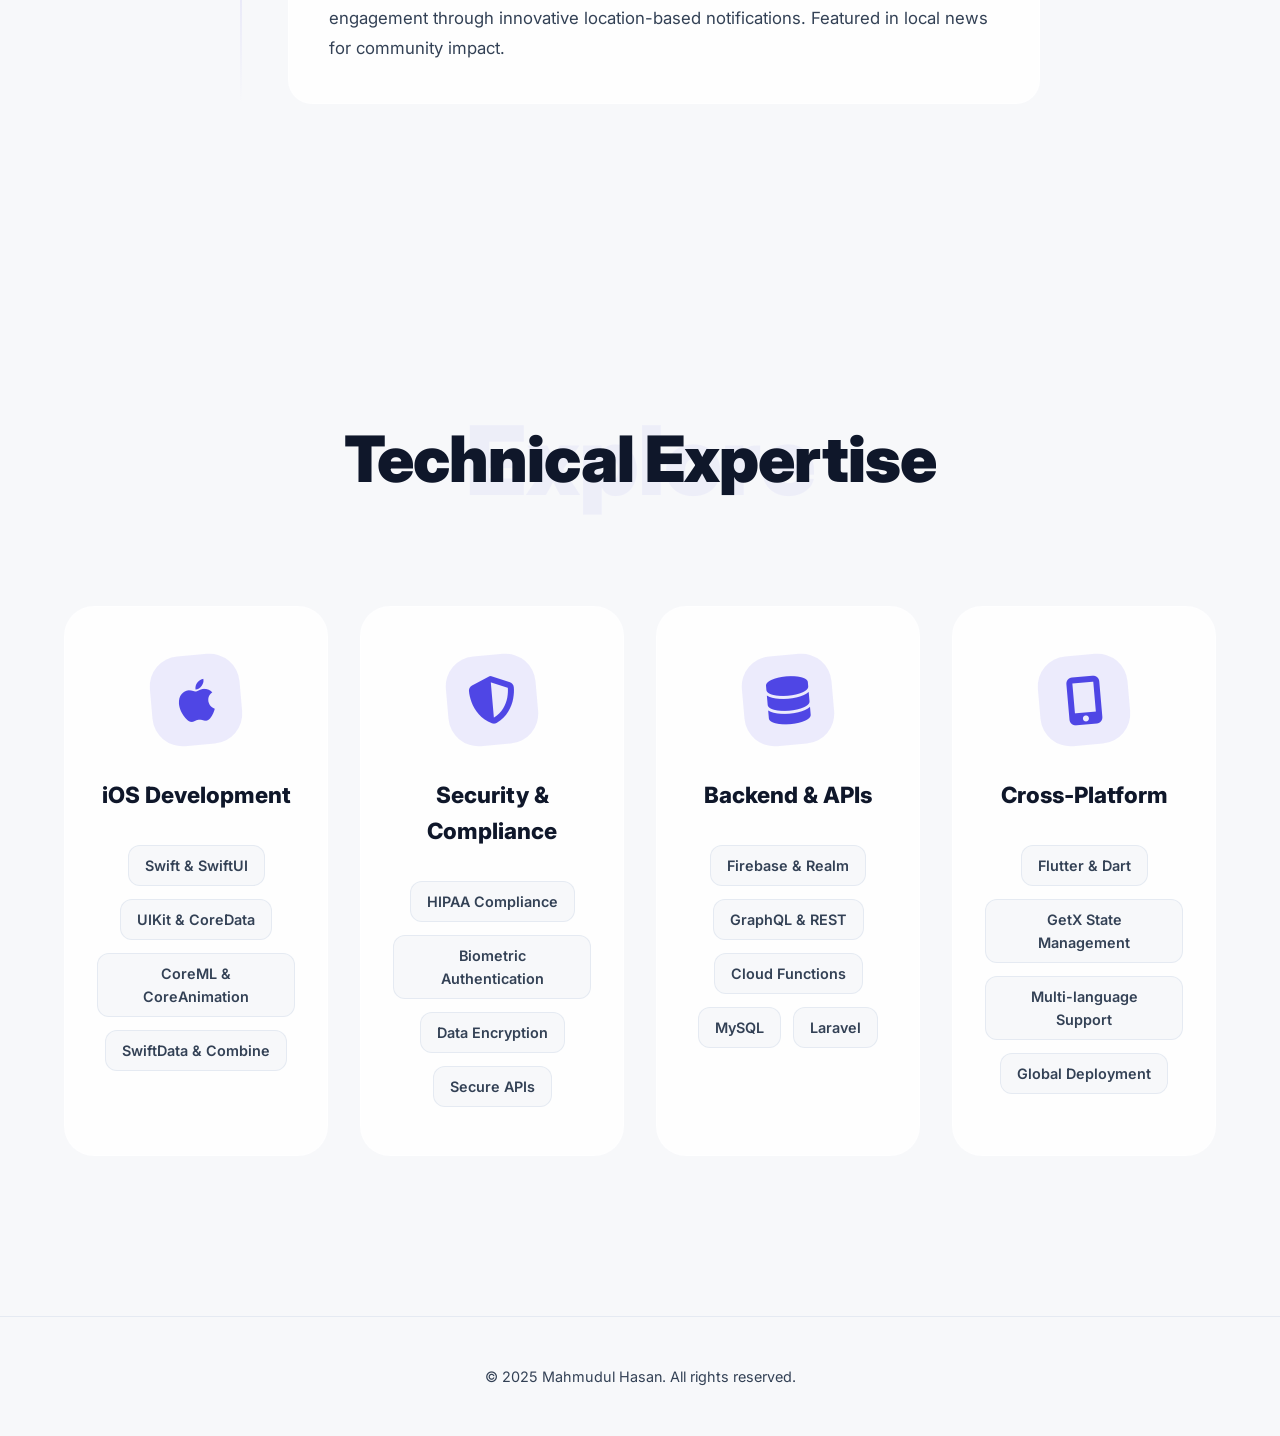
<file: upwork/index.html>
<!DOCTYPE html>
<html lang="en">

<head>
  <meta charset="UTF-8">
  <meta name="viewport" content="width=device-width, initial-scale=1.0">
  <meta name="theme-color" content="#f7f8fa" data-light="#f7f8fa" data-dark="#030712">
  <script src="/theme.js?v=1"></script>
  <link rel="stylesheet" href="/theme.css?v=1">
  <title>Mahmudul Hasan - iOS Developer</title>
  <link href="https://fonts.googleapis.com/css2?family=Inter:wght@300;400;500;600;700;800&display=swap"
    rel="stylesheet">
  <link rel="stylesheet" href="https://cdnjs.cloudflare.com/ajax/libs/font-awesome/6.4.0/css/all.min.css">
  <link rel="stylesheet" href="../styles.css?v=theme-1">
</head>

<body>
  <!-- Header -->
  <!-- Branding -->
<!--  <div class="brand-container">-->
<!--    <div class="monogram">MH</div>-->
<!--  </div>-->

  <!-- Floating Dock Navigation -->
  <nav class="dock-container">
    <ul class="dock">
      <li class="dock-item" style="--i:0">
        <a href="#home" aria-label="Home">
          <i class="fas fa-home"></i>
          <span class="dock-tooltip">Home</span>
        </a>
      </li>
      <li class="dock-item" style="--i:1">
        <a href="#projects" aria-label="Projects">
          <i class="fas fa-code-branch"></i>
          <span class="dock-tooltip">Projects</span>
        </a>
      </li>
      <li class="dock-item" style="--i:2">
        <a href="#experience" aria-label="Experience">
          <i class="fas fa-briefcase"></i>
          <span class="dock-tooltip">Experience</span>
        </a>
      </li>
      <li class="dock-item" style="--i:3">
        <a href="#skills" aria-label="Skills">
          <i class="fas fa-layer-group"></i>
          <span class="dock-tooltip">Skills</span>
        </a>
      </li>
      <li class="dock-divider"></li>
      <li class="dock-item" style="--i:4">
        <button id="theme-toggle" class="theme-button" type="button" data-theme-toggle aria-label="Dark mode" aria-pressed="false" title="Switch to dark mode">
          <svg class="theme-moon" viewBox="0 0 24 24" aria-hidden="true"><path d="M20.5 13a8.5 8.5 0 0 1-9.5-9.5A8.5 8.5 0 1 0 20.5 13Z"/></svg><svg class="theme-sun" viewBox="0 0 24 24" aria-hidden="true"><circle cx="12" cy="12" r="4"/><path d="M12 2v2m0 16v2M2 12h2m16 0h2M4.9 4.9l1.4 1.4m11.4 11.4 1.4 1.4M4.9 19.1l1.4-1.4M17.7 6.3l1.4-1.4"/></svg>
        </button>
      </li>
    </ul>
  </nav>

  <!-- Hero Section -->
  <section id="home" class="hero">
    <div class="container">
      <div class="hero-content">
        <div class="profile-img-container">
          <div class="profile-float-wrapper">
            <div class="profile-tilt-wrapper">
              <img src="../profile-avatar.png" alt="Mahmudul Hasan" class="profile-img">
            </div>
          </div>
        </div>
        <h1>Mahmudul Hasan</h1>
        <p class="role">Application Engineer & Architect</p>
        <p class="subtitle">Building Secure, Scalable Mobile Systems Used by Millions</p>
        <p class="description">Full-stack mobile engineer specializing in SwiftUI, Flutter, and Laravel for healthcare, enterprise, and consumer products.</p>

        <div class="stats">
          <div class="stat">
            <span class="stat-number">2.3M+</span>
            <div class="stat-label">App Downloads</div>
          </div>
          <div class="stat">
            <span class="stat-number">8+</span>
            <div class="stat-label">Years Experience</div>
          </div>
          <div class="stat">
            <span class="stat-number">20+</span>
            <div class="stat-label">Apps Delivered</div>
          </div>

        </div>

        <p>Experience across healthcare, real-time systems, and enterprise platforms.</p>

      </div>
    </div>
  </section>

  <!-- Main Content -->
  <div class="main-content">
    <!-- Featured Projects -->
    <section id="projects" class="section">
      <div class="container">
        <h2 class="section-title">Featured Projects</h2>
        <div class="projects-grid">
          <!-- Namazi -->
          <div class="project-card flagship-card">
            <svg class="flagship-border-trail" viewBox="0 0 100 100" preserveAspectRatio="none" aria-hidden="true">
              <rect class="flagship-border-snake" x="0.9" y="0.9" width="98.2" height="98.2" rx="6.5" ry="6.5"
                pathLength="1000" />
            </svg>
            <div class="project-header">
              <div class="project-title-block">
                <span class="project-eyebrow">Global Impact</span>
                <h3 class="project-title">Namazi</h3>
              </div>
              <span class="project-downloads">2.3M+ Global Downloads</span>
            </div>
            <p class="project-description">
              Offline-first Islamic prayer guide built as Sadaqah Jariyah, helping new Muslims learn Salah through
              visual and audio guidance. Available in 6 languages and trusted by a global Muslim audience across iOS
              and Android.
            </p>
            <div class="project-metrics" aria-label="Namazi success metrics">
              <div class="project-metric">
                <span class="project-metric-value">4.3★</span>
                <span class="project-metric-label">Play Store Rating</span>
              </div>
              <div class="project-metric">
                <span class="project-metric-value">1.39K</span>
                <span class="project-metric-label">Google Play Reviews</span>
              </div>
              <div class="project-metric">
                <span class="project-metric-value">6</span>
                <span class="project-metric-label">Languages</span>
              </div>
            </div>
            <div class="project-tech">
              <span class="tech-tag">Flutter</span>
              <span class="tech-tag">GetX</span>
              <span class="tech-tag">Internationalization</span>
            </div>
            <div class="project-links">
              <a href="https://apps.apple.com/ch/app/namazstart/id6444265376" target="_blank" class="project-link">
                <i class="fab fa-apple"></i> App Store
              </a>
              <a href="https://play.google.com/store/apps/details?id=me.mahmudulhasan.salat_app" target="_blank"
                class="project-link">
                <i class="fab fa-google-play"></i> Google Play
              </a>
            </div>
          </div>

          <!-- HouseCall -->
          <div class="project-card">
            <div class="project-header">
              <h3 class="project-title">HouseCall</h3>
              <span class="project-downloads">Healthcare</span>
            </div>
            <p class="project-description">
              HIPAA-compliant virtual healthcare platform. Leading iOS architecture with SwiftUI, secure authentication, EHR integrations, and scalable backend-driven mobile workflows.
            </p>
            <div class="project-tech">
              <span class="tech-tag">SwiftUI</span>
              <span class="tech-tag">HIPAA Compliance</span>
              <span class="tech-tag">Healthcare APIs</span>
            </div>
            <div class="project-links">
              <a href="https://housecall.ae" target="_blank" class="project-link">
                <i class="fas fa-external-link-alt"></i> Website
              </a>
            </div>
          </div>

          <!-- Trapspy -->
          <div class="project-card">
            <div class="project-header">
              <h3 class="project-title">Trapspy</h3>
              <span class="project-downloads">100K+ Downloads</span>
            </div>
            <p class="project-description">
              Community safety platform for hazard reporting. Featured in local news with location-based notifications
              increasing community engagement significantly.
            </p>
            <div class="project-tech">
              <span class="tech-tag">Swift</span>
              <span class="tech-tag">Firebase</span>
              <span class="tech-tag">Location Services</span>
            </div>
            <div class="project-links">
              <a href="https://apps.apple.com/us/app/trapspy/id1403138498" target="_blank" class="project-link">
                <i class="fab fa-apple"></i> App Store
              </a>
            </div>
          </div>

          <!-- Jigger -->
          <div class="project-card">
            <div class="project-header">
              <h3 class="project-title">Jigger</h3>
              <span class="project-downloads">5-Star Hotel</span>
            </div>
            <p class="project-description">
              Exclusive iPadOS inventory management system for Britannia Hotel operations. Built with biometric
              authentication and real-time database integration.
            </p>
            <div class="project-tech">
              <span class="tech-tag">Swift</span>
              <span class="tech-tag">iPadOS</span>
              <span class="tech-tag">Biometric Auth</span>
            </div>
          </div>

          <!-- Pragati UTrack -->
          <div class="project-card">
            <div class="project-header">
              <h3 class="project-title">Pragati UTrack</h3>
              <span class="project-downloads">Fleet Management</span>
            </div>
            <p class="project-description">
              Real-time vehicle tracking iOS application for fleet management and logistics companies. Built with
              SwiftUI and Realm database integration.
            </p>
            <div class="project-tech">
              <span class="tech-tag">SwiftUI</span>
              <span class="tech-tag">Realm</span>
              <span class="tech-tag">GPS Tracking</span>
            </div>
            <div class="project-links">
              <a href="https://apps.apple.com/in/app/pragati-utrack/id6472572087" target="_blank" class="project-link">
                <i class="fab fa-apple"></i> App Store
              </a>
            </div>
          </div>

          <!-- Tangerine -->
          <div class="project-card wide-card">
            <div class="project-header">
              <h3 class="project-title">Tangerine</h3>
              <span class="project-downloads">Social Network</span>
            </div>
            <p class="project-description">
              Photo sharing and review social networking app. Optimized performance through advanced memory management,
              serving thousands of active users.
            </p>
            <div class="project-tech">
              <span class="tech-tag">Swift</span>
              <span class="tech-tag">SwiftUI</span>
              <span class="tech-tag">CoreML</span>
            </div>
            <div class="project-links">
              <a href="https://apps.apple.com/us/app/tangerine-insight/id1570304842" target="_blank"
                class="project-link">
                <i class="fab fa-apple"></i> App Store
              </a>
            </div>
          </div>
          <!-- Stonk -->
          <div class="project-card">
            <div class="project-header">
              <h3 class="project-title">Stonk</h3>
              <span class="project-downloads">Social Network</span>
            </div>
            <p class="project-description">
              Gamified social app for user-generated photo challenges and global competition. Designed and developed a
              fast, minimal MVP with real-time engagement features and scalable architecture.
            </p>
            <div class="project-tech">
              <span class="tech-tag">Flutter</span>
              <span class="tech-tag">Laravel</span>
              <span class="tech-tag">Firebase</span>
              <span class="tech-tag">Internationalization</span>
            </div>
            <div class="project-links">
              <a href="https://apps.apple.com/us/app/stonk-the-game/id6755126866" target="_blank"
                class="project-link">
                <i class="fab fa-apple"></i> App Store
              </a>
            </div>
          </div>
        </div>
      </div>
    </section>


    <!-- Experience -->
    <section id="experience" class="section">
      <div class="container">
        <h2 class="section-title">Professional Experience</h2>
        <div class="experience-grid">
          <div class="experience-item">
            <div class="experience-header">
              <h3 class="experience-title">Software Engineer</h3>
              <span class="experience-date">Sep 2024 - Present</span>
            </div>
            <div class="experience-company">DrOnCall Ltd | UAE</div>
            <p class="experience-description">
              Leading the technical evolution of a HIPAA-compliant healthcare platform. Architecting secure mobile systems with SwiftUI, partner integrations, scalable backend-connected workflows, and accessibility-focused experiences for medical professionals.
            </p>
          </div>

          <div class="experience-item">
            <div class="experience-header">
              <h3 class="experience-title">Full Stack iOS Engineer</h3>
              <span class="experience-date">Jun 2021 - Aug 2024</span>
            </div>
            <div class="experience-company">Insightful Inc | San Diego, CA</div>
            <p class="experience-description">
              Built Tangerine social networking app with significant performance improvements. Optimized Firestore
              operations, implemented Firebase Cloud Functions, and integrated CoreML for automated content filtering.
            </p>
          </div>

          <div class="experience-item">
            <div class="experience-header">
              <h3 class="experience-title">iOS Developer</h3>
              <span class="experience-date">Jun 2020 - May 2021</span>
            </div>
            <div class="experience-company">Britannia Hotel | Trondheim, Norway</div>
            <p class="experience-description">
              Developed exclusive iPadOS inventory management system for 5-star hotel operations. Built sophisticated
              admin panel with biometric authentication and seamless database integration.
            </p>
          </div>

          <div class="experience-item">
            <div class="experience-header">
              <h3 class="experience-title">Application Developer</h3>
              <span class="experience-date">Dec 2017 - Dec 2019</span>
            </div>
            <div class="experience-company">Trapspy | Winnipeg, Canada</div>
            <p class="experience-description">
              Created community safety platform with 100K+ downloads. Increased user engagement through innovative
              location-based notifications. Featured in local news for community impact.
            </p>
          </div>
        </div>
      </div>
    </section>

    <!-- Skills -->
    <section id="skills" class="section">
      <div class="container">
        <h2 class="section-title">Technical Expertise</h2>
        <div class="skills-grid">
          <div class="skill-category">
            <div class="skill-icon">
              <i class="fab fa-apple"></i>
            </div>
            <h3 class="skill-title">iOS Development</h3>
            <ul class="skill-list">
              <li>Swift & SwiftUI</li>
              <li>UIKit & CoreData</li>
              <li>CoreML & CoreAnimation</li>
              <li>SwiftData & Combine</li>
            </ul>
          </div>

          <div class="skill-category">
            <div class="skill-icon">
              <i class="fas fa-shield-alt"></i>
            </div>
            <h3 class="skill-title">Security & Compliance</h3>
            <ul class="skill-list">
              <li>HIPAA Compliance</li>
              <li>Biometric Authentication</li>
              <li>Data Encryption</li>
              <li>Secure APIs</li>
            </ul>
          </div>

          <div class="skill-category">
            <div class="skill-icon">
              <i class="fas fa-database"></i>
            </div>
            <h3 class="skill-title">Backend & APIs</h3>
            <ul class="skill-list">
              <li>Firebase & Realm</li>
              <li>GraphQL & REST</li>
              <li>Cloud Functions</li>
              <li>MySQL</li>
              <li>Laravel</li>
            </ul>
          </div>

          <div class="skill-category">
            <div class="skill-icon">
              <i class="fas fa-mobile-alt"></i>
            </div>
            <h3 class="skill-title">Cross-Platform</h3>
            <ul class="skill-list">
              <li>Flutter & Dart</li>
              <li>GetX State Management</li>
              <li>Multi-language Support</li>
              <li>Global Deployment</li>
            </ul>
          </div>
        </div>
      </div>
    </section>

  </div>

  <!-- Footer -->
  <footer class="footer">
    <div class="container">
      <p>&copy; 2025 Mahmudul Hasan. All rights reserved.</p>
    </div>
  </footer>

  <script src="../script.js?v=theme-1"></script>
</body>

</html>
</file>
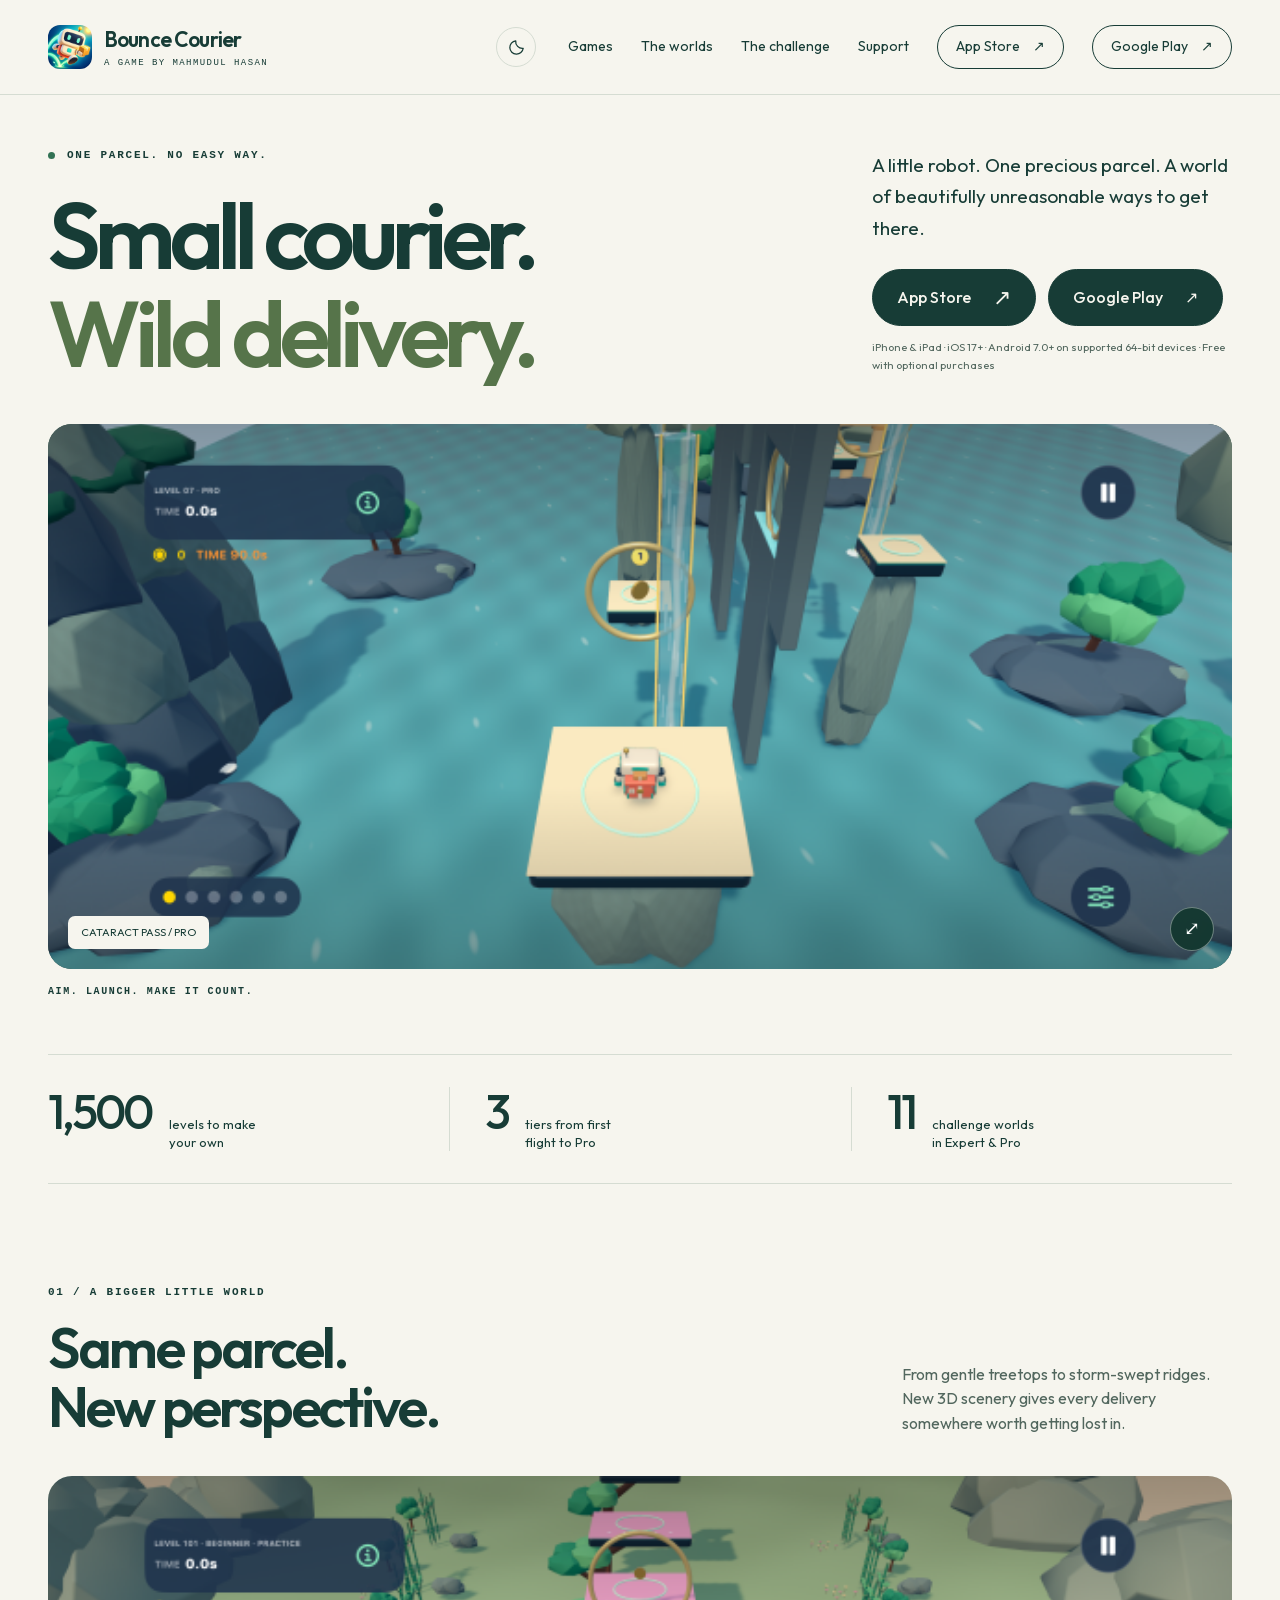
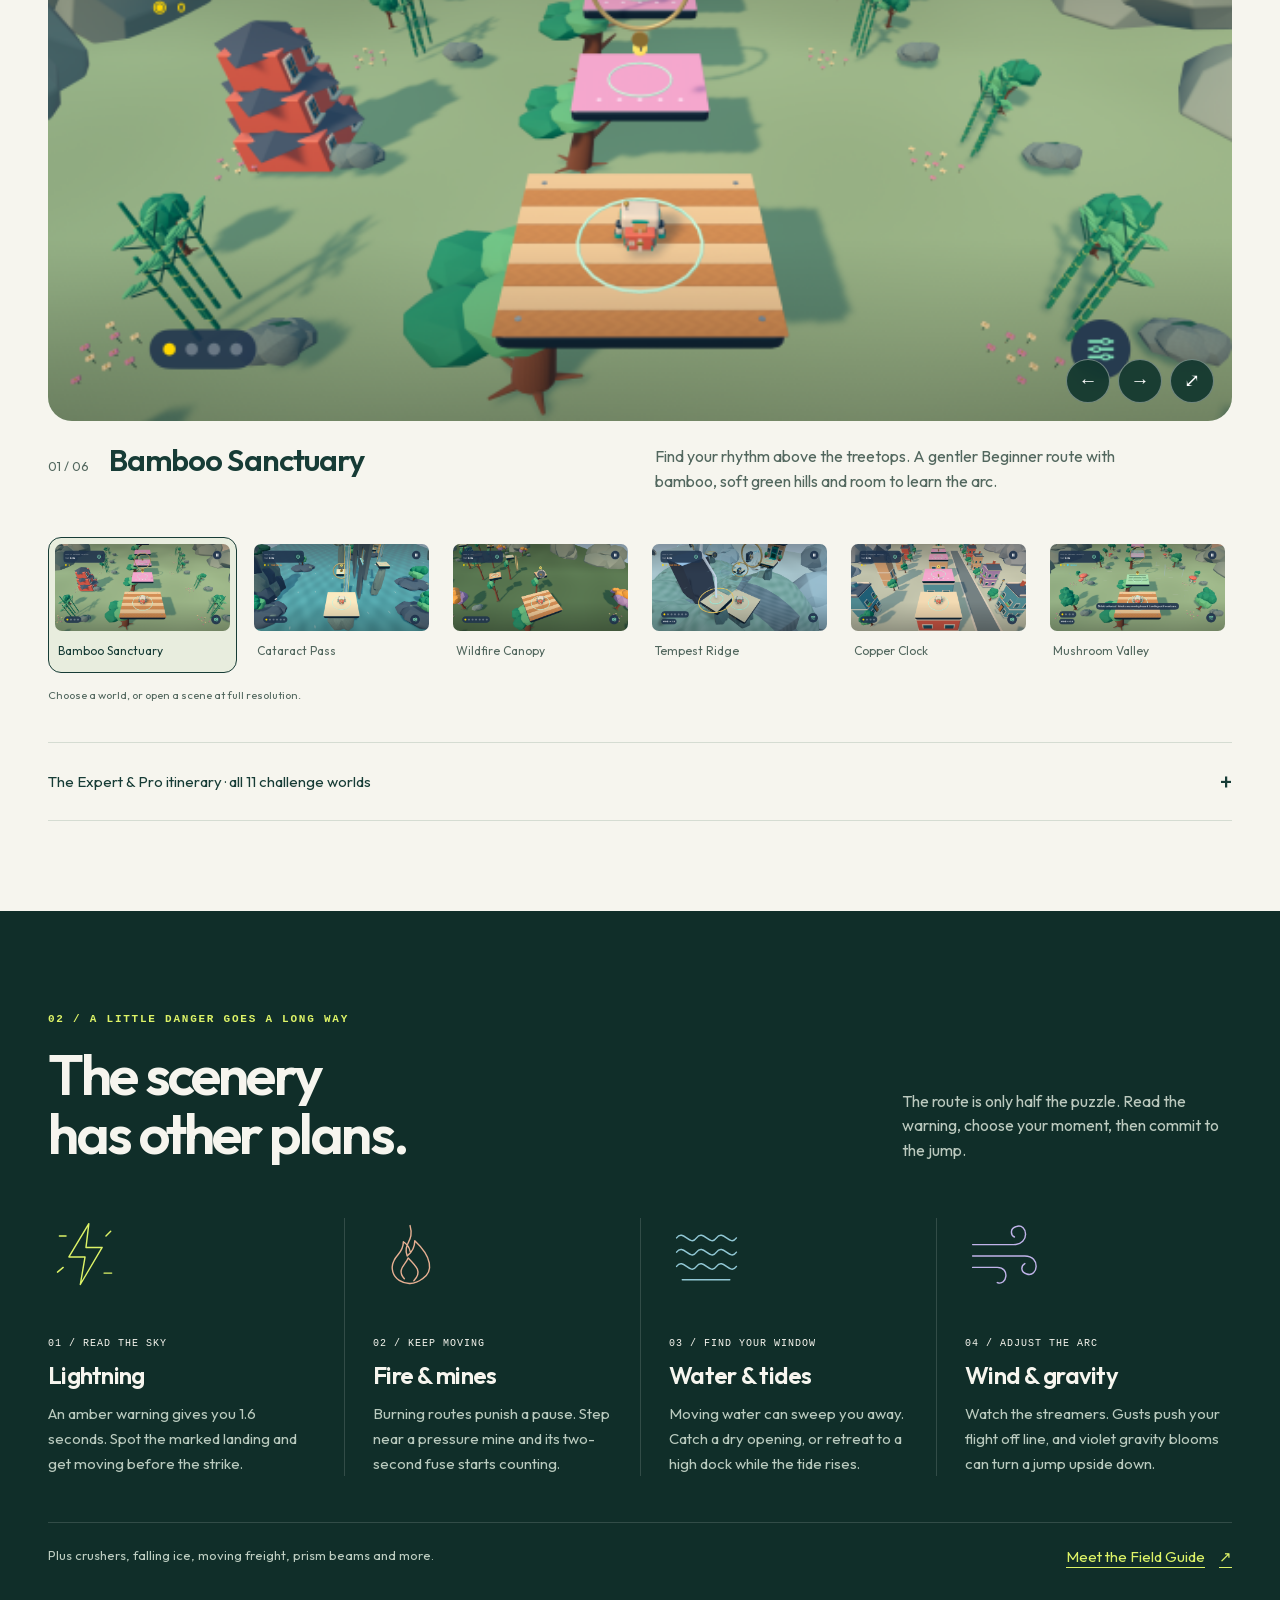
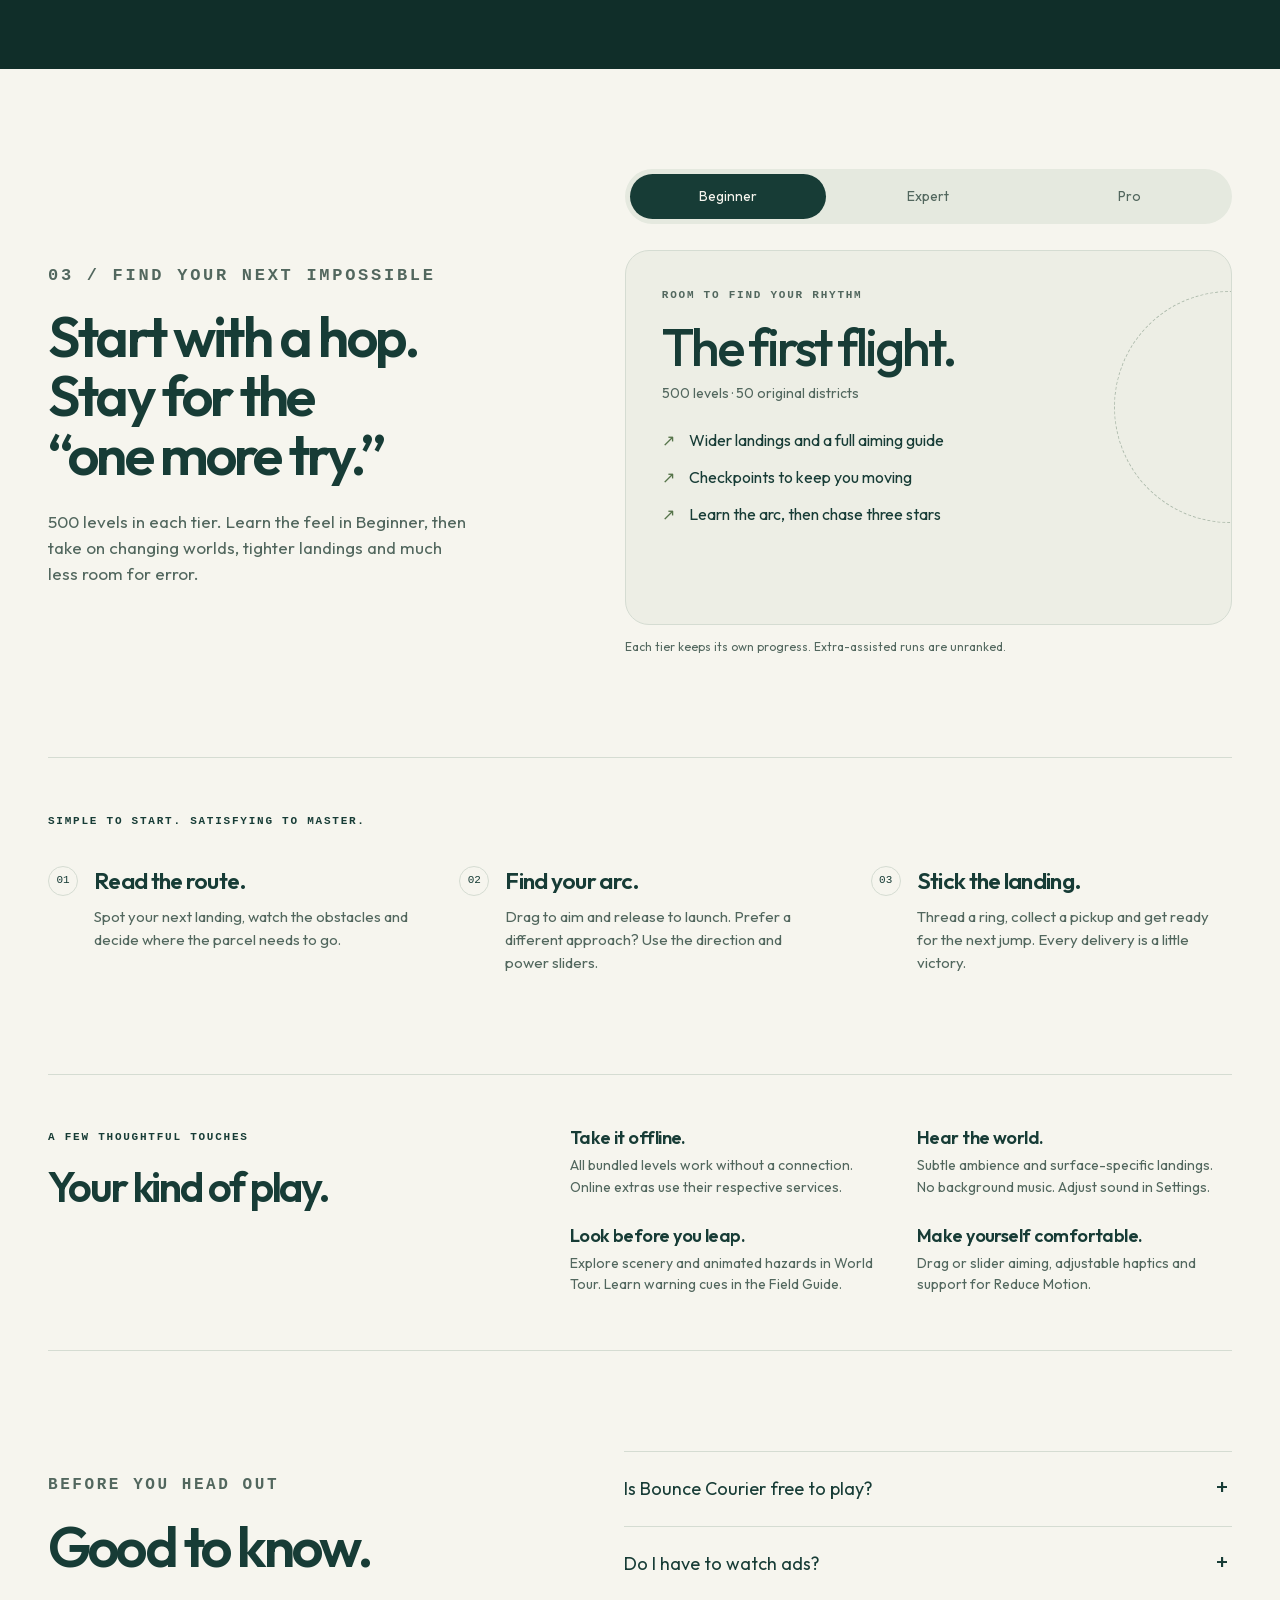
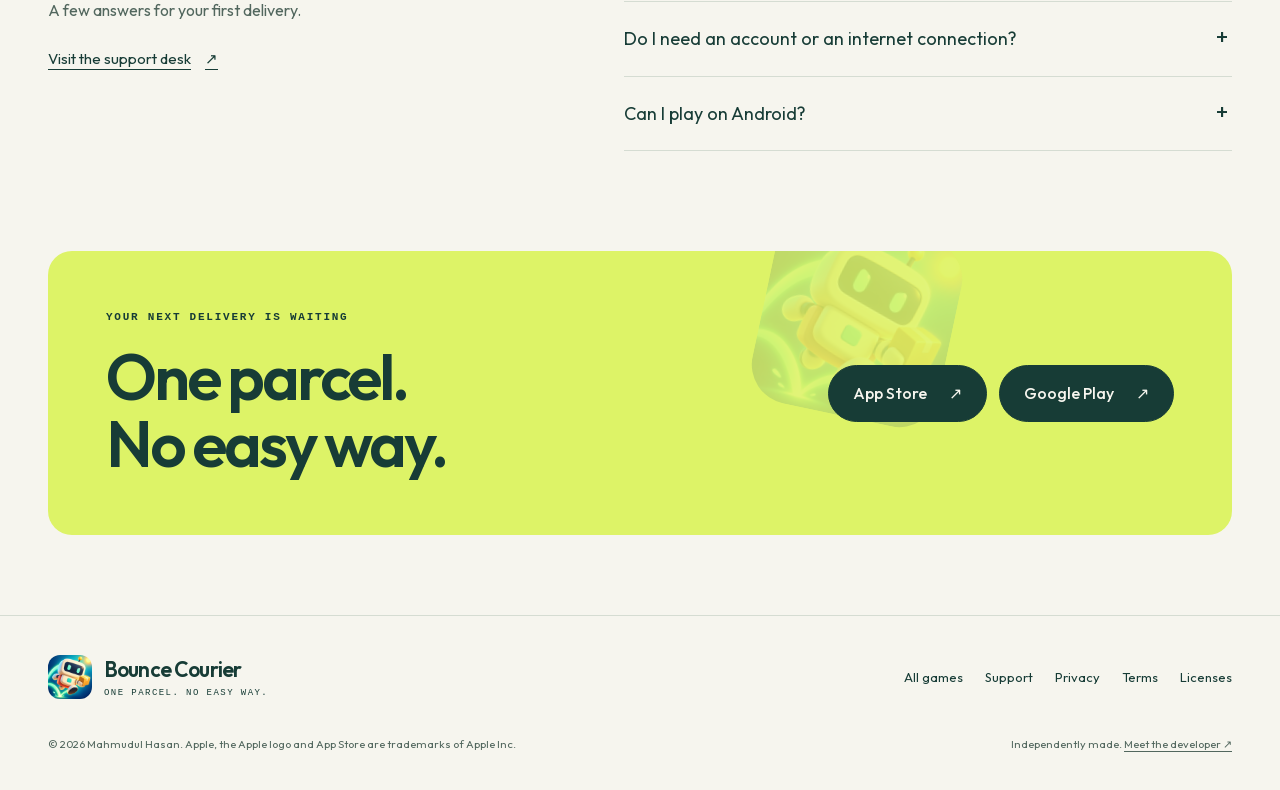
<file: games/bounce-courier/index.html>
<!doctype html>
<html lang="en"><head><meta charset="utf-8"><meta name="viewport" content="width=device-width, initial-scale=1"><title>Bounce Courier — Small courier. Wild delivery.</title><meta name="description" content="Explore Bounce Courier: a physics delivery game for iPhone, iPad and Android. Explore 3D worlds, 1,500 levels and timed hazards."><link rel="canonical" href="https://www.mahmudulhasan.me/games/bounce-courier/"><link rel="icon" type="image/png" href="/games/bounce-courier/assets/favicon-32.png"><link rel="apple-touch-icon" href="/games/bounce-courier/assets/apple-touch-icon.png"><meta property="og:type" content="website"><meta property="og:title" content="Bounce Courier — Small courier. Wild delivery."><meta property="og:description" content="Explore Bounce Courier: a physics delivery game for iPhone, iPad and Android. Explore 3D worlds, 1,500 levels and timed hazards."><meta property="og:url" content="https://www.mahmudulhasan.me/games/bounce-courier/"><meta property="og:image" content="https://www.mahmudulhasan.me/games/bounce-courier/assets/social-cataract-pass-1200.jpg"><meta property="og:image:alt" content="Bounce Courier: a robot courier crossing a waterfall gorge"><meta name="twitter:card" content="summary_large_image"><meta name="theme-color" content="#f6f5ee" data-light="#f6f5ee" data-dark="#0f201b"><script src="/theme.js?v=1"></script><link rel="stylesheet" href="/theme.css?v=1"><link rel="stylesheet" href="/games/bounce-courier/site.css?v=theme-1"><link rel="preload" href="/games/bounce-courier/assets/fonts/outfit-latin-variable.woff2" as="font" type="font/woff2" crossorigin><script type="application/ld+json">{"@context": "https://schema.org", "@type": "VideoGame", "name": "Bounce Courier", "url": "https://www.mahmudulhasan.me/games/bounce-courier/", "image": "https://www.mahmudulhasan.me/games/bounce-courier/assets/apple-touch-icon.png", "description": "A physics delivery game for iPhone, iPad and Android. Aim, launch and land a little robot courier across rooftops and challenging worlds.", "operatingSystem": ["iOS 17.0 or later", "Android 7.0 or later (supported 64-bit devices)"], "gamePlatform": ["iPhone", "iPad", "Android"], "genre": ["Puzzle", "Action"], "author": {"@type": "Person", "name": "Mahmudul Hasan", "url": "https://www.mahmudulhasan.me"}, "installUrl": ["https://apps.apple.com/us/app/bounce-courier/id6825351308", "https://play.google.com/store/apps/details?id=me.mahmudulhasan.bouncecourier"]}</script><script src="/games/bounce-courier/site.js?v=retina-2" defer></script><noscript><style>.nav-menu,.image-tools,.world-tools,.tier-tabs,.world-tabs{display:none}.nav-links{display:flex;flex-wrap:wrap}.tier-panel[hidden]{display:block!important;margin-top:18px}</style></noscript><style>.nav-links{flex-wrap:wrap}.store-buttons{display:flex;flex-wrap:wrap;gap:12px}.store-buttons .button{white-space:nowrap}.dispatch .store-buttons{position:relative;z-index:1}@media(max-width:760px){.dispatch .store-buttons{margin-top:28px}.dispatch .store-buttons .button{margin-top:0}}</style></head><body>
<a class="skip-link" href="#main">Skip to content</a>
<header class="site-header"><nav class="container nav " aria-label="Main navigation">
<a class="brand" href="/games/bounce-courier/"><img src="/games/bounce-courier/assets/app-icon-256.webp" width="44" height="44" alt=""><span>Bounce Courier<small>A game by Mahmudul Hasan</small></span></a>
<button class="theme-button" type="button" data-theme-toggle aria-label="Dark mode" aria-pressed="false" title="Switch to dark mode"><svg class="theme-moon" viewBox="0 0 24 24" aria-hidden="true"><path d="M20.5 13a8.5 8.5 0 0 1-9.5-9.5A8.5 8.5 0 1 0 20.5 13Z"/></svg><svg class="theme-sun" viewBox="0 0 24 24" aria-hidden="true"><circle cx="12" cy="12" r="4"/><path d="M12 2v2m0 16v2M2 12h2m16 0h2M4.9 4.9l1.4 1.4m11.4 11.4 1.4 1.4M4.9 19.1l1.4-1.4M17.7 6.3l1.4-1.4"/></svg></button>
<button class="nav-menu" aria-expanded="false" aria-controls="site-navigation">Menu +</button>
<div class="nav-links" id="site-navigation"><a href="/games/">Games</a><a href="/games/bounce-courier/#worlds">The worlds</a><a href="/games/bounce-courier/#challenge">The challenge</a><a href="/games/bounce-courier/support/">Support</a><a class="nav-store" href="https://apps.apple.com/us/app/bounce-courier/id6825351308">App Store <span aria-hidden="true">↗</span></a> <a class="nav-store android-store" href="https://play.google.com/store/apps/details?id=me.mahmudulhasan.bouncecourier">Google Play <span aria-hidden="true">↗</span></a></div>
</nav></header>
<main id="main">
<section class="hero container" aria-labelledby="hero-title"><div class="hero-top"><div><p class="eyebrow"><span class="status-dot"></span> One parcel. No easy way.</p><h1 id="hero-title">Small courier.<br><em>Wild delivery.</em></h1></div><div class="hero-intro"><p>A little robot. One precious parcel. A world of beautifully unreasonable ways to get there.</p><div class="store-buttons" role="group" aria-label="Download Bounce Courier"><a class="button" href="https://apps.apple.com/us/app/bounce-courier/id6825351308">App Store <span class="arrow" aria-hidden="true">↗</span></a><a class="button android-store" href="https://play.google.com/store/apps/details?id=me.mahmudulhasan.bouncecourier">Google Play <span aria-hidden="true">↗</span></a></div><p class="fineprint">iPhone &amp; iPad · iOS 17+ · Android 7.0+ on supported 64-bit devices · Free with optional purchases</p></div></div>
<div class="hero-frame"><img class="hero-shot" src="assets/screenshots/cataract-pass-1920-lossless.webp" srcset="assets/screenshots/cataract-pass-640-lossless.webp 640w, assets/screenshots/cataract-pass-1280-lossless.webp 1280w, assets/screenshots/cataract-pass-1920-lossless.webp 1920w, assets/screenshots/cataract-pass-2868-lossless.webp 2868w" sizes="(max-width: 760px) calc(100vw - 40px), (max-width: 1050px) calc(100vw - 64px), (max-width: 1416px) calc(100vw - 96px), 1320px" width="2868" height="1320" alt="A tiny robot courier begins a delivery across rock ledges and waterfalls in Cataract Pass." fetchpriority="high"><span class="hero-caption">CATARACT PASS / PRO</span><div class="image-tools"><button class="round-button" data-open-viewer="hero" aria-label="Expand gameplay screenshot">⤢</button></div></div>
<div class="hero-bottom"><span class="eyebrow">Aim. Launch. Make it count.</span></div>
<div class="route-strip" aria-label="Game overview"><div class="route-stat"><strong>1,500</strong><span>levels to make<br>your own</span></div><div class="route-stat"><strong>3</strong><span>tiers from first<br>flight to Pro</span></div><div class="route-stat"><strong>11</strong><span>challenge worlds<br>in Expert &amp; Pro</span></div></div>
</section>

<section class="section worlds container" id="worlds" aria-labelledby="worlds-title"><div class="section-heading"><div><p class="eyebrow">01 / A bigger little world</p><h2 id="worlds-title">Same parcel.<br>New perspective.</h2></div><p>From gentle treetops to storm-swept ridges. New 3D scenery gives every delivery somewhere worth getting lost in.</p></div>
<div class="world-stage"><img id="world-image" src="assets/screenshots/bamboo-sanctuary-1920-lossless.webp" srcset="assets/screenshots/bamboo-sanctuary-640-lossless.webp 640w, assets/screenshots/bamboo-sanctuary-1280-lossless.webp 1280w, assets/screenshots/bamboo-sanctuary-1920-lossless.webp 1920w, assets/screenshots/bamboo-sanctuary-2868-lossless.webp 2868w" sizes="(max-width: 760px) calc(100vw - 40px), (max-width: 1050px) calc(100vw - 64px), (max-width: 1416px) calc(100vw - 96px), 1320px" width="2868" height="1320" alt="The courier on a wooden platform above bamboo trees, aiming toward pink landings." loading="lazy"><div class="world-tools"><button class="round-button" data-world-prev aria-label="Previous world">←</button><button class="round-button" data-world-next aria-label="Next world">→</button><button class="round-button" data-open-viewer="gallery" aria-label="Expand selected world screenshot">⤢</button></div></div>
<div class="world-info" aria-live="polite" aria-atomic="true"><div class="world-heading"><span id="world-number" class="world-number">01 / 06</span><h3 id="world-title">Bamboo Sanctuary</h3></div><p id="world-description">Find your rhythm above the treetops. A gentler Beginner route with bamboo, soft green hills and room to learn the arc.</p></div>
<div class="world-tabs" role="group" aria-label="Choose a gameplay screenshot"><button class="world-choice" aria-pressed="true" data-image="assets/screenshots/bamboo-sanctuary-1920-lossless.webp" data-srcset="assets/screenshots/bamboo-sanctuary-640-lossless.webp 640w, assets/screenshots/bamboo-sanctuary-1280-lossless.webp 1280w, assets/screenshots/bamboo-sanctuary-1920-lossless.webp 1920w, assets/screenshots/bamboo-sanctuary-2868-lossless.webp 2868w" data-full="assets/screenshots/bamboo-sanctuary-2868-lossless.webp" data-original="assets/screenshots/bamboo-sanctuary-original.png" data-title="Bamboo Sanctuary" data-description="Find your rhythm above the treetops. A gentler Beginner route with bamboo, soft green hills and room to learn the arc." data-alt="The courier on a wooden platform above bamboo trees, aiming toward pink landings."><img src="assets/screenshots/bamboo-sanctuary-640-lossless.webp" alt="" width="640" height="295" loading="lazy"><span>Bamboo Sanctuary</span></button><button class="world-choice" aria-pressed="false" data-image="assets/screenshots/cataract-pass-1920-lossless.webp" data-srcset="assets/screenshots/cataract-pass-640-lossless.webp 640w, assets/screenshots/cataract-pass-1280-lossless.webp 1280w, assets/screenshots/cataract-pass-1920-lossless.webp 1920w, assets/screenshots/cataract-pass-2868-lossless.webp 2868w" data-full="assets/screenshots/cataract-pass-2868-lossless.webp" data-original="assets/screenshots/cataract-pass-original.png" data-title="Cataract Pass" data-description="Rock lifts. Waterfall windows. Very little room for hesitation. Catch the rising ledges and find the dry way through." data-alt="The robot courier faces rising rock ledges and waterfalls in a turquoise gorge."><img src="assets/screenshots/cataract-pass-640-lossless.webp" alt="" width="640" height="295" loading="lazy"><span>Cataract Pass</span></button><button class="world-choice" aria-pressed="false" data-image="assets/screenshots/wildfire-canopy-1920-lossless.webp" data-srcset="assets/screenshots/wildfire-canopy-640-lossless.webp 640w, assets/screenshots/wildfire-canopy-1280-lossless.webp 1280w, assets/screenshots/wildfire-canopy-1920-lossless.webp 1920w, assets/screenshots/wildfire-canopy-2868-lossless.webp 2868w" data-full="assets/screenshots/wildfire-canopy-2868-lossless.webp" data-original="assets/screenshots/wildfire-canopy-original.png" data-title="Wildfire Canopy" data-description="The forest will not wait for you. Burning branches, crumbling floors and shifting platforms turn every landing into the next launch." data-alt="A winding route on tall tree platforms with fire hazards in Wildfire Canopy."><img src="assets/screenshots/wildfire-canopy-640-lossless.webp" alt="" width="640" height="295" loading="lazy"><span>Wildfire Canopy</span></button><button class="world-choice" aria-pressed="false" data-image="assets/screenshots/tempest-ridge-1920-lossless.webp" data-srcset="assets/screenshots/tempest-ridge-640-lossless.webp 640w, assets/screenshots/tempest-ridge-1280-lossless.webp 1280w, assets/screenshots/tempest-ridge-1920-lossless.webp 1920w, assets/screenshots/tempest-ridge-2868-lossless.webp 2868w" data-full="assets/screenshots/tempest-ridge-2868-lossless.webp" data-original="assets/screenshots/tempest-ridge-original.png" data-title="Tempest Ridge" data-description="Let the wind into your calculations. Mountain gusts bend your arc while lightning warns you to leave exposed landings." data-alt="Stone ledges and moving rings thread through a windswept mountain gorge."><img src="assets/screenshots/tempest-ridge-640-lossless.webp" alt="" width="640" height="295" loading="lazy"><span>Tempest Ridge</span></button><button class="world-choice" aria-pressed="false" data-image="assets/screenshots/copper-clock-1920-lossless.webp" data-srcset="assets/screenshots/copper-clock-640-lossless.webp 640w, assets/screenshots/copper-clock-1280-lossless.webp 1280w, assets/screenshots/copper-clock-1920-lossless.webp 1920w, assets/screenshots/copper-clock-2868-lossless.webp 2868w" data-full="assets/screenshots/copper-clock-2868-lossless.webp" data-original="assets/screenshots/copper-clock-original.png" data-title="Copper Clock" data-description="Your rooftop delivery starts here. Read the guide, line up a ring and get to know your little courier above a colorful town." data-alt="The courier starts a Beginner delivery across colorful town rooftops."><img src="assets/screenshots/copper-clock-640-lossless.webp" alt="" width="640" height="295" loading="lazy"><span>Copper Clock</span></button><button class="world-choice" aria-pressed="false" data-image="assets/screenshots/mushroom-valley-1920-lossless.webp" data-srcset="assets/screenshots/mushroom-valley-640-lossless.webp 640w, assets/screenshots/mushroom-valley-1280-lossless.webp 1280w, assets/screenshots/mushroom-valley-1920-lossless.webp 1920w, assets/screenshots/mushroom-valley-2868-lossless.webp 2868w" data-full="assets/screenshots/mushroom-valley-2868-lossless.webp" data-original="assets/screenshots/mushroom-valley-original.png" data-title="Mushroom Valley" data-description="A softer-looking world with its own surprises. Springy surfaces and giant mushrooms make the next jump worth a second look." data-alt="The courier on a treetop landing among giant mushrooms and bright green trees."><img src="assets/screenshots/mushroom-valley-640-lossless.webp" alt="" width="640" height="295" loading="lazy"><span>Mushroom Valley</span></button></div><p class="gallery-note">Choose a world, or open a scene at full resolution.</p>
<noscript><p class="no-js-hint">Enable JavaScript to switch gallery views and difficulty tabs. All worlds are listed below.</p></noscript>
<details class="world-index"><summary>The Expert &amp; Pro itinerary · all 11 challenge worlds</summary><ol class="itinerary"><li><div>Firebreak Foundry<small>Fire bursts · shutters · laser sweeps</small></div></li><li><div>Stormspire<small>Lightning · clock hands · swinging hammers</small></div></li><li><div>Wildfire Canopy<small>Crumbling branches · shifting floors</small></div></li><li><div>Cataract Pass<small>Waterfall curtains · rising rock lifts</small></div></li><li><div>Tempest Ridge<small>Mountain gusts · storm cells</small></div></li><li><div>Ricochet Rooftops<small>Bumper banks · timed gates</small></div></li><li><div>Ironworks Junction<small>Crusher jaws · moving freight</small></div></li><li><div>Frostfall Ravine<small>Falling ice · rolling boulders</small></div></li><li><div>Sunken Harbor<small>Rising tides · pressure mines</small></div></li><li><div>Solar Orrery<small>Iris gates · rotating prism beams</small></div></li><li><div>Aether Gardens<small>Gravity pulses · snare vines</small></div></li></ol></details>
</section>

<section class="section danger-section" id="hazards" aria-labelledby="hazards-title"><div class="container"><div class="section-heading"><div><p class="eyebrow">02 / A little danger goes a long way</p><h2 id="hazards-title">The scenery<br>has other plans.</h2></div><p>The route is only half the puzzle. Read the warning, choose your moment, then commit to the jump.</p></div><div class="danger-grid"><article class="danger-card"><div class="hazard-icon" aria-hidden="true"><svg viewBox="0 0 80 80"><path d="M43 6 22 41h17l-5 29 23-39H40z"/><path d="M12 19h7m40 39h8M10 57l6-5m45-33 5-5"/></svg></div><span class="danger-tag">01 / Read the sky</span><h3>Lightning</h3><p>An amber warning gives you 1.6 seconds. Spot the marked landing and get moving before the strike.</p></article><article class="danger-card"><div class="hazard-icon" aria-hidden="true"><svg viewBox="0 0 80 80"><path d="M39 8c5 17-8 18-3 32 5-4 8-9 8-16 18 17 20 32 8 40-17 13-38-2-30-19 3-7 10-9 10-20 6 4 7 10 7 10"/><path d="M33 64c-9-10 2-15 4-22 9 9 15 15 6 24"/></svg></div><span class="danger-tag">02 / Keep moving</span><h3>Fire & mines</h3><p>Burning routes punish a pause. Step near a pressure mine and its two-second fuse starts counting.</p></article><article class="danger-card"><div class="hazard-icon" aria-hidden="true"><svg viewBox="0 0 80 80"><path d="M8 21c7-10 14 10 21 0s14 10 21 0 14 10 21 0M8 36c7-10 14 10 21 0s14 10 21 0 14 10 21 0M8 51c7-10 14 10 21 0s14 10 21 0 14 10 21 0"/><path d="M14 65h50"/></svg></div><span class="danger-tag">03 / Find your window</span><h3>Water & tides</h3><p>Moving water can sweep you away. Catch a dry opening, or retreat to a high dock while the tide rises.</p></article><article class="danger-card"><div class="hazard-icon" aria-hidden="true"><svg viewBox="0 0 80 80"><path d="M8 28h43c18 0 15-23 3-19-7 2-6 9-2 11M8 40h55c17 0 14 23 2 19-7-2-6-9-2-11M8 52h26c14 0 10 20 0 16"/></svg></div><span class="danger-tag">04 / Adjust the arc</span><h3>Wind & gravity</h3><p>Watch the streamers. Gusts push your flight off line, and violet gravity blooms can turn a jump upside down.</p></article></div><div class="danger-footer"><span>Plus crushers, falling ice, moving freight, prism beams and more.</span><a class="text-link" href="support/#field-guide">Meet the Field Guide <span aria-hidden="true">↗</span></a></div></div></section>

<section class="section container" id="challenge" aria-labelledby="challenge-title"><div class="tiers-grid"><div class="tiers-copy"><p class="eyebrow">03 / Find your next impossible</p><h2 id="challenge-title">Start with a hop.<br>Stay for the<br>“one more try.”</h2><p>500 levels in each tier. Learn the feel in Beginner, then take on changing worlds, tighter landings and much less room for error.</p></div><div><div class="tier-tabs" role="tablist" aria-label="Difficulty tiers"><button id="tab-beginner" role="tab" data-tier="beginner" aria-selected="true" aria-controls="tier-beginner">Beginner</button><button id="tab-expert" role="tab" data-tier="expert" aria-selected="false" aria-controls="tier-expert" tabindex="-1">Expert</button><button id="tab-pro" role="tab" data-tier="pro" aria-selected="false" aria-controls="tier-pro" tabindex="-1">Pro</button></div>
<div class="tier-panel" id="tier-beginner" role="tabpanel" aria-labelledby="tab-beginner" tabindex="0"><p class="eyebrow">Room to find your rhythm</p><h3 class="tier-title">The first flight.</h3><p class="tier-levels">500 levels · 50 original districts</p><ul class="tier-details"><li>Wider landings and a full aiming guide</li><li>Checkpoints to keep you moving</li><li>Learn the arc, then chase three stars</li></ul></div>
<div class="tier-panel" id="tier-expert" role="tabpanel" aria-labelledby="tab-expert" tabindex="0" hidden><p class="eyebrow">The world pushes back</p><h3 class="tier-title">Raise the stakes.</h3><p class="tier-levels">500 levels · 11 rotating challenge worlds</p><ul class="tier-details"><li>More demanding routes and shorter guidance</li><li>Read timed hazards and changing surfaces</li><li>Checkpoints, with harder landings to reach</li></ul></div>
<div class="tier-panel" id="tier-pro" data-level="pro" role="tabpanel" aria-labelledby="tab-pro" tabindex="0" hidden><p class="eyebrow">Precision is the whole point</p><h3 class="tier-title">Earn the delivery.</h3><p class="tier-levels">500 levels · 11 rotating challenge worlds</p><ul class="tier-details"><li>Tiny landing targets and tighter timing</li><li>A miss means starting the route again</li><li>Free retries. No shortcut to a perfect run.</li></ul></div><p class="tier-note">Each tier keeps its own progress. Extra-assisted runs are unranked.</p></div></div></section>

<section class="section how-section container" aria-label="How to play"><p class="eyebrow how-title">Simple to start. Satisfying to master.</p><div class="how-grid"><article class="how-step"><span>01</span><div><h3>Read the route.</h3><p>Spot your next landing, watch the obstacles and decide where the parcel needs to go.</p></div></article><article class="how-step"><span>02</span><div><h3>Find your arc.</h3><p>Drag to aim and release to launch. Prefer a different approach? Use the direction and power sliders.</p></div></article><article class="how-step"><span>03</span><div><h3>Stick the landing.</h3><p>Thread a ring, collect a pickup and get ready for the next jump. Every delivery is a little victory.</p></div></article></div></section>

<section class="play-your-way container" aria-labelledby="your-way"><div><p class="eyebrow">A few thoughtful touches</p><h2 id="your-way" style="margin-top:18px">Your kind of play.</h2></div><div class="comfort-list"><div><h3>Take it offline.</h3><p>All bundled levels work without a connection. Online extras use their respective services.</p></div><div><h3>Hear the world.</h3><p>Subtle ambience and surface-specific landings. No background music. Adjust sound in Settings.</p></div><div><h3>Look before you leap.</h3><p>Explore scenery and animated hazards in World Tour. Learn warning cues in the Field Guide.</p></div><div><h3>Make yourself comfortable.</h3><p>Drag or slider aiming, adjustable haptics and support for Reduce Motion.</p></div></div></section>

<section class="section faq-section container" aria-labelledby="faq-title"><div class="faq-intro"><p class="eyebrow">Before you head out</p><h2 id="faq-title">Good to know.</h2><p>A few answers for your first delivery.</p><a class="text-link" href="support/">Visit the support desk <span aria-hidden="true">↗</span></a></div><div class="faq-list">

<details><summary>Is Bounce Courier free to play?</summary><div><p>Yes. All bundled levels and free retries are available without buying anything. Optional purchases include gem packs, cosmetics, a starter pack and permanent removal of mandatory ads.</p></div></details>
<details><summary>Do I have to watch ads?</summary><div><p>Ads may appear between eligible completed runs. Reward videos are optional. Permanent ad removal turns off mandatory ads, while optional reward offers can still be available.</p></div></details>
<details><summary>Do I need an account or an internet connection?</summary><div><p>Ordinary gameplay needs neither. Purchases, ads, cloud features and Game Center use an internet connection. Connecting a support Player ID is optional.</p></div></details>
<details><summary>Can I play on Android?</summary><div><p>Yes. Get the Android edition from <a href="https://play.google.com/store/apps/details?id=me.mahmudulhasan.bouncecourier">Google Play</a>. Android and iOS use separate saved progress and gem wallets. Android requires Android 7.0 or later on a supported 64-bit device; store compatibility determines availability.</p></div></details>
</div></section>
<section class="dispatch container" aria-label="Get Bounce Courier"><img class="dispatch-icon" src="assets/apple-touch-icon.png" alt="" width="190" height="190" loading="lazy"><div><p class="eyebrow">Your next delivery is waiting</p><h2>One parcel.<br>No easy way.</h2></div><div class="store-buttons" role="group" aria-label="Download Bounce Courier"><a class="button" href="https://apps.apple.com/us/app/bounce-courier/id6825351308">App Store <span aria-hidden="true">↗</span></a><a class="button android-store" href="https://play.google.com/store/apps/details?id=me.mahmudulhasan.bouncecourier">Google Play <span aria-hidden="true">↗</span></a></div></section>
</main>
<dialog class="viewer" id="screenshot-viewer" aria-labelledby="viewer-title"><div class="viewer-top"><p id="viewer-title">Bamboo Sanctuary</p><div class="viewer-tools"><a class="original-screenshot" id="original-screenshot" href="assets/screenshots/bamboo-sanctuary-original.png" target="_blank" rel="noopener">Open original ↗</a><button class="round-button" data-viewer-prev aria-label="Previous screenshot">←</button><button class="round-button" data-viewer-next aria-label="Next screenshot">→</button><button class="round-button" data-close-viewer aria-label="Close screenshot viewer">×</button></div></div><div class="viewer-stage"><span class="viewer-loading" role="status">Loading full-resolution image…</span><img id="viewer-image" width="2868" height="1320" alt="" hidden></div><p class="viewer-note">Arrow keys to browse · Escape to close</p></dialog>
<footer class="site-footer"><div class="container"><div class="footer-top"><a href="/games/bounce-courier/" class="brand"><img src="/games/bounce-courier/assets/app-icon-256.webp" width="44" height="44" alt=""><span>Bounce Courier<small>One parcel. No easy way.</small></span></a><nav class="footer-links" aria-label="Footer"><a href="/games/">All games</a><a href="/games/bounce-courier/support/">Support</a><a href="/games/bounce-courier/privacy/">Privacy</a><a href="/games/bounce-courier/terms/">Terms</a><a href="/games/bounce-courier/licenses/">Licenses</a></nav></div><div class="footer-bottom"><p>© 2026 Mahmudul Hasan. Apple, the Apple logo and App Store are trademarks of Apple Inc.</p><span>Independently made. <a href="/">Meet the developer ↗</a></span></div></div></footer>
</body></html>
</file>
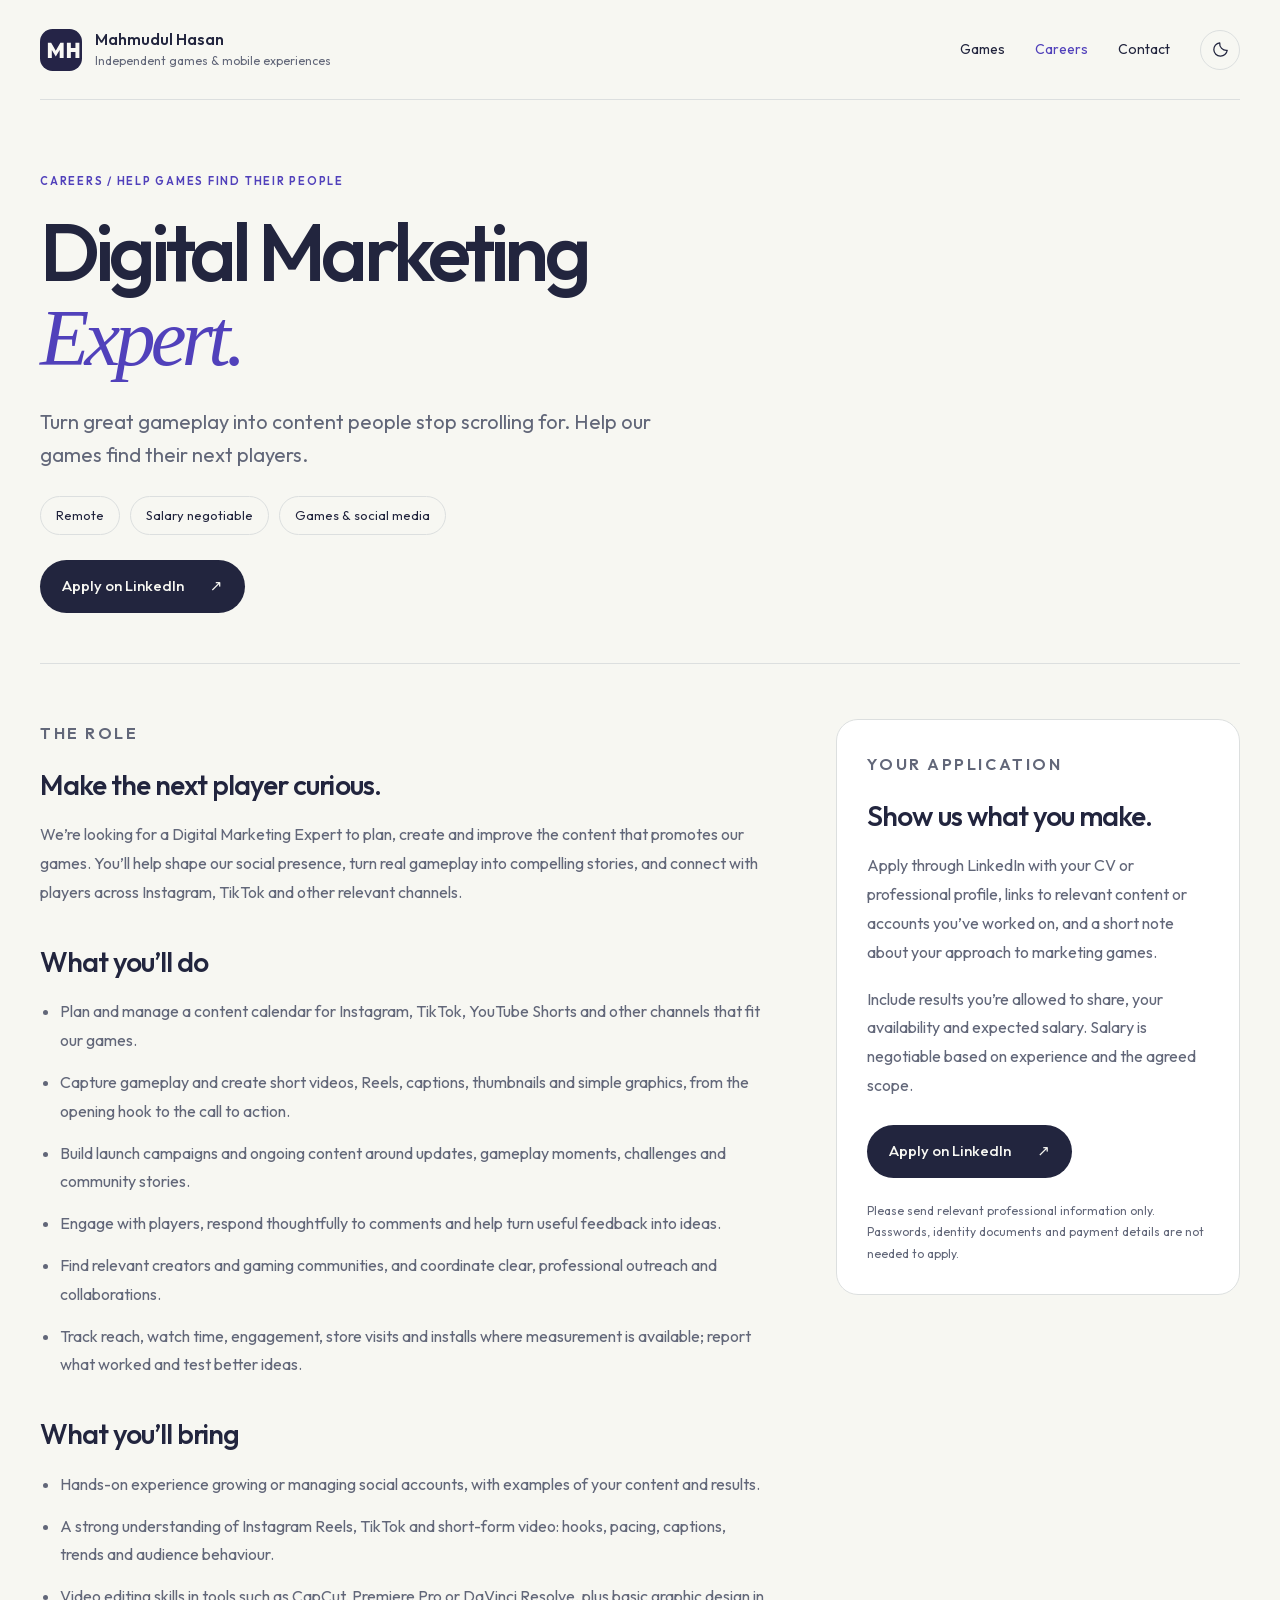
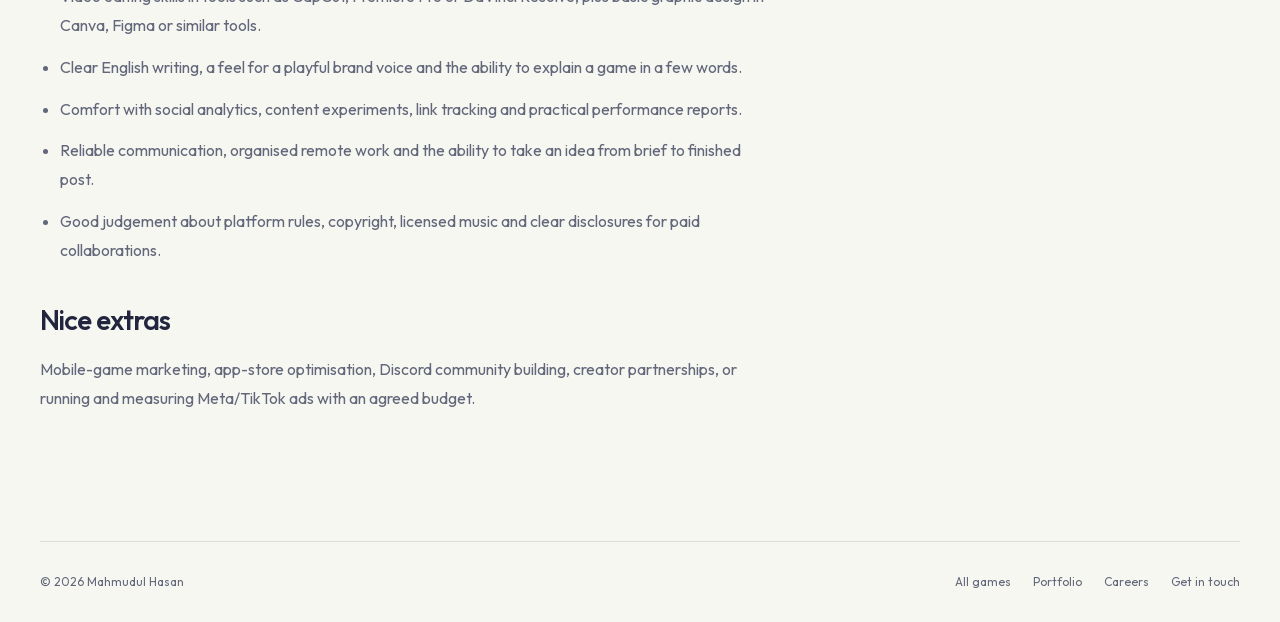
<file: games/careers/index.html>
<!doctype html>
<html lang="en"><head><meta charset="utf-8"><meta name="viewport" content="width=device-width, initial-scale=1"><title>Digital Marketing Expert · Games careers</title><meta name="description" content="Remote Digital Marketing Expert role promoting our games through content, Instagram, TikTok and other social channels. Salary negotiable."><link rel="canonical" href="https://www.mahmudulhasan.me/games/careers/"><link rel="icon" href="/games/assets/mark.svg"><meta property="og:title" content="Digital Marketing Expert · Games careers"><meta property="og:description" content="Remote Digital Marketing Expert role promoting our games through content, Instagram, TikTok and other social channels. Salary negotiable."><meta property="og:type" content="website"><meta property="og:url" content="https://www.mahmudulhasan.me/games/careers/"><meta name="theme-color" content="#f7f7f2" data-light="#f7f7f2" data-dark="#11131d"><script src="/theme.js?v=1"></script><link rel="stylesheet" href="/theme.css?v=1"><link rel="stylesheet" href="/games/catalog.css?v=20261129-layout"><link rel="stylesheet" href="/games/careers/careers.css"></head><body class="catalog-page"><a class="skip-link" href="#main">Skip to content</a><header class="catalog-header catalog-wrap"><a class="catalog-brand" href="/"><img src="/games/assets/mark.svg" width="42" height="42" alt=""><span>Mahmudul Hasan<small>Independent games &amp; mobile experiences</small></span></a><nav class="catalog-nav" aria-label="Main"><a href="/games/">Games</a><a href="/games/careers/" aria-current="page">Careers</a><a href="/#contact">Contact</a><button class="theme-button" type="button" data-theme-toggle aria-label="Dark mode" aria-pressed="false" title="Switch to dark mode"><svg class="theme-moon" viewBox="0 0 24 24" aria-hidden="true"><path d="M20.5 13a8.5 8.5 0 0 1-9.5-9.5A8.5 8.5 0 1 0 20.5 13Z"/></svg><svg class="theme-sun" viewBox="0 0 24 24" aria-hidden="true"><circle cx="12" cy="12" r="4"/><path d="M12 2v2m0 16v2M2 12h2m16 0h2M4.9 4.9l1.4 1.4m11.4 11.4 1.4 1.4M4.9 19.1l1.4-1.4M17.7 6.3l1.4-1.4"/></svg></button></nav></header><main id="main" class="catalog-wrap careers"><section class="career-hero"><p class="catalog-eyebrow">Careers / Help games find their people</p><h1>Digital Marketing<br><em>Expert.</em></h1><p class="career-lead">Turn great gameplay into content people stop scrolling for. Help our games find their next players.</p><div class="career-tags"><span>Remote</span><span>Salary negotiable</span><span>Games &amp; social media</span></div><a class="career-apply" href="https://www.linkedin.com/jobs/view/4495390417/">Apply on LinkedIn <span aria-hidden="true">↗</span></a></section><div class="career-layout"><div><section class="career-section"><p class="catalog-eyebrow">The role</p><h2>Make the next player curious.</h2><p>We’re looking for a Digital Marketing Expert to plan, create and improve the content that promotes our games. You’ll help shape our social presence, turn real gameplay into compelling stories, and connect with players across Instagram, TikTok and other relevant channels.</p></section><section class="career-section"><h2>What you’ll do</h2><ul><li>Plan and manage a content calendar for Instagram, TikTok, YouTube Shorts and other channels that fit our games.</li><li>Capture gameplay and create short videos, Reels, captions, thumbnails and simple graphics, from the opening hook to the call to action.</li><li>Build launch campaigns and ongoing content around updates, gameplay moments, challenges and community stories.</li><li>Engage with players, respond thoughtfully to comments and help turn useful feedback into ideas.</li><li>Find relevant creators and gaming communities, and coordinate clear, professional outreach and collaborations.</li><li>Track reach, watch time, engagement, store visits and installs where measurement is available; report what worked and test better ideas.</li></ul></section><section class="career-section"><h2>What you’ll bring</h2><ul><li>Hands-on experience growing or managing social accounts, with examples of your content and results.</li><li>A strong understanding of Instagram Reels, TikTok and short-form video: hooks, pacing, captions, trends and audience behaviour.</li><li>Video editing skills in tools such as CapCut, Premiere Pro or DaVinci Resolve, plus basic graphic design in Canva, Figma or similar tools.</li><li>Clear English writing, a feel for a playful brand voice and the ability to explain a game in a few words.</li><li>Comfort with social analytics, content experiments, link tracking and practical performance reports.</li><li>Reliable communication, organised remote work and the ability to take an idea from brief to finished post.</li><li>Good judgement about platform rules, copyright, licensed music and clear disclosures for paid collaborations.</li></ul></section><section class="career-section"><h2>Nice extras</h2><p>Mobile-game marketing, app-store optimisation, Discord community building, creator partnerships, or running and measuring Meta/TikTok ads with an agreed budget.</p></section></div><aside class="career-card"><p class="catalog-eyebrow">Your application</p><h2>Show us what you make.</h2><p>Apply through LinkedIn with your CV or professional profile, links to relevant content or accounts you’ve worked on, and a short note about your approach to marketing games.</p><p>Include results you’re allowed to share, your availability and expected salary. Salary is negotiable based on experience and the agreed scope.</p><a class="career-apply" href="https://www.linkedin.com/jobs/view/4495390417/">Apply on LinkedIn <span aria-hidden="true">↗</span></a><p class="career-fineprint">Please send relevant professional information only. Passwords, identity documents and payment details are not needed to apply.</p></aside></div></main><footer class="catalog-footer catalog-wrap"><span>© 2026 Mahmudul Hasan</span><nav aria-label="Footer"><a href="/games/">All games</a><a href="/">Portfolio</a><a href="/games/careers/">Careers</a><a href="/#contact">Get in touch</a></nav></footer></body></html>
</file>
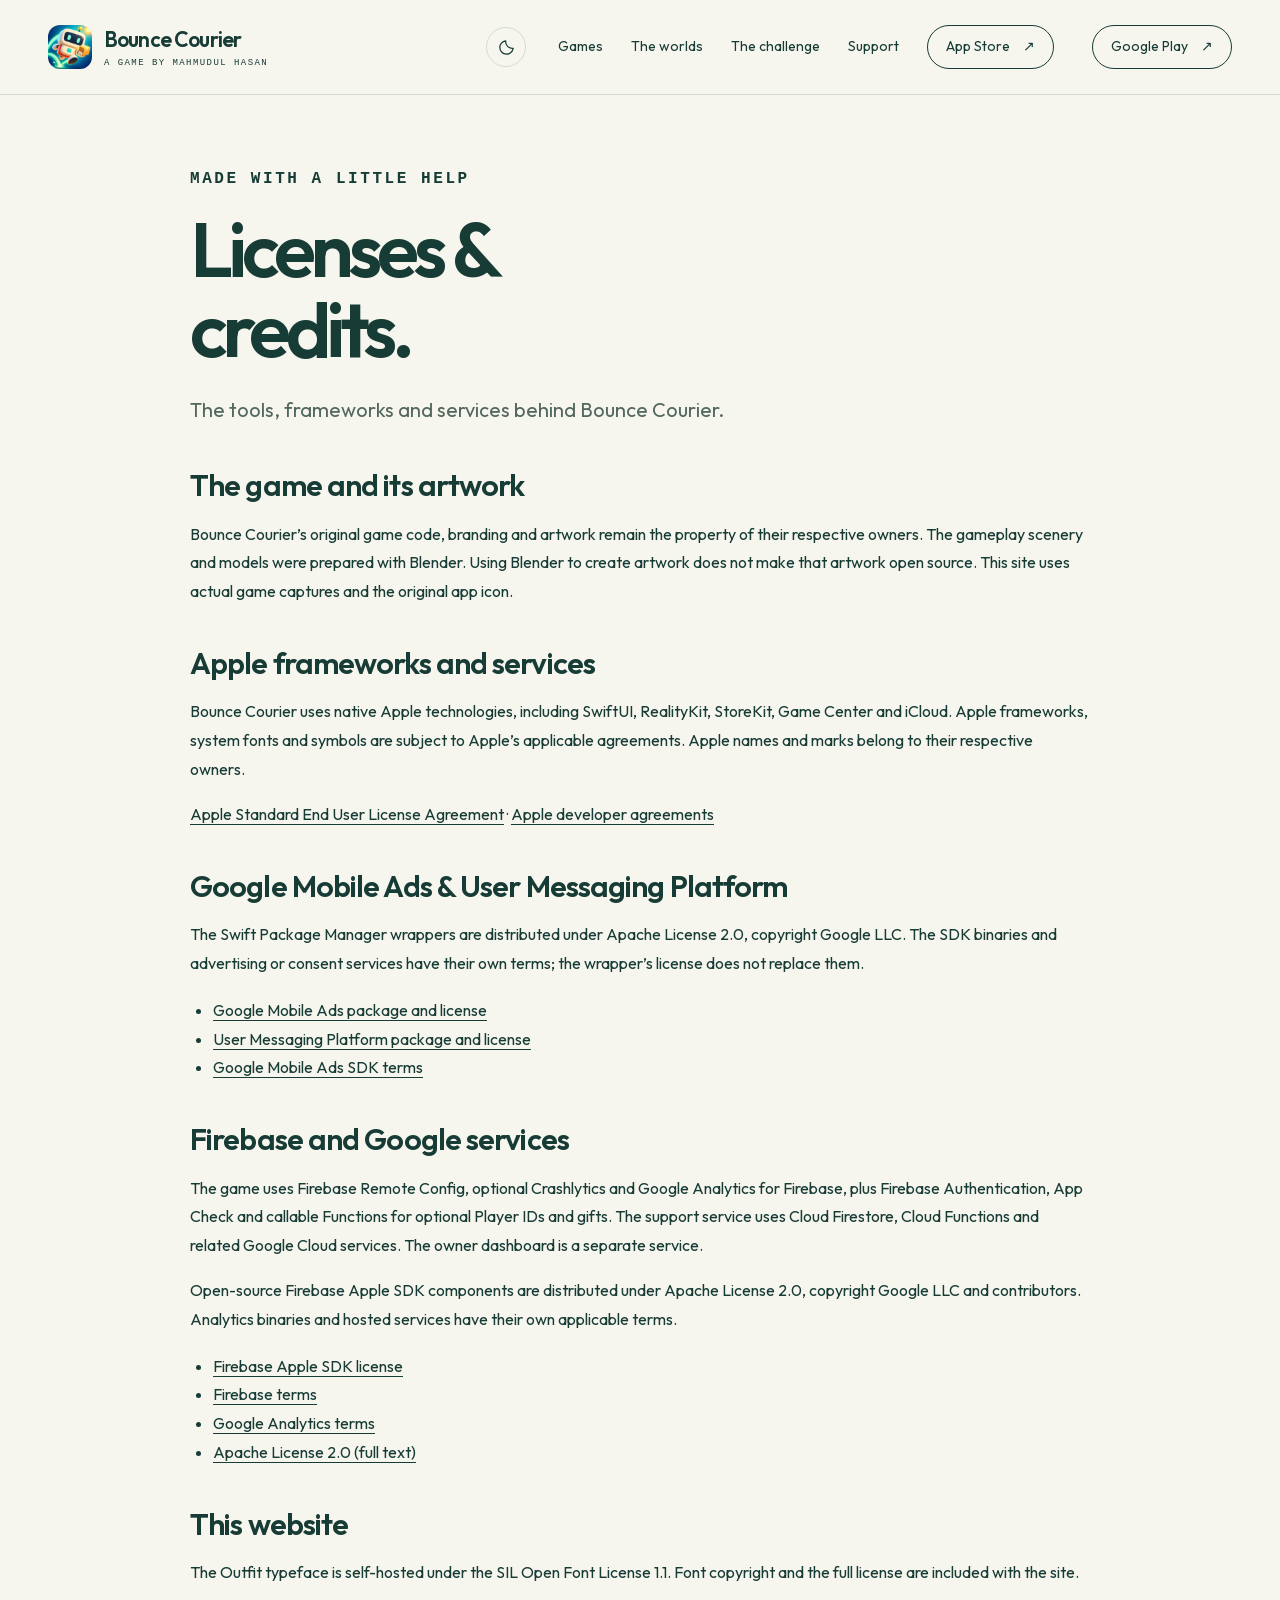
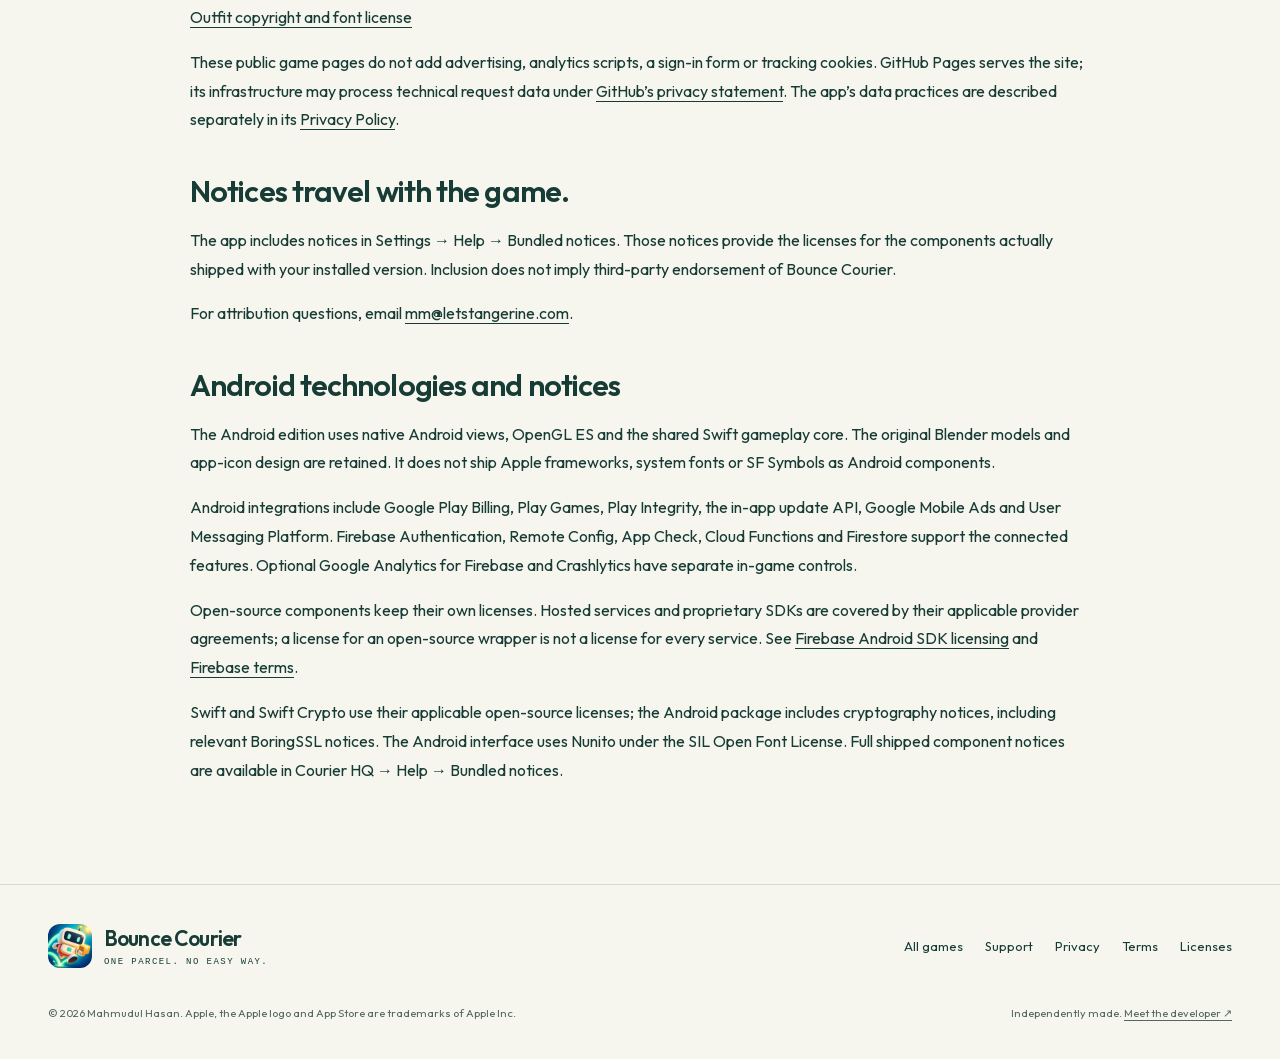
<file: games/bounce-courier/licenses/index.html>
<!doctype html>
<html lang="en"><head><meta charset="utf-8"><meta name="viewport" content="width=device-width, initial-scale=1"><title>Licenses — Bounce Courier</title><meta name="description" content="Open-source licenses and acknowledgments for Bounce Courier, its native Apple frameworks, Google SDKs and this website."><link rel="canonical" href="https://www.mahmudulhasan.me/games/bounce-courier/licenses/"><link rel="icon" type="image/png" href="/games/bounce-courier/assets/favicon-32.png"><link rel="apple-touch-icon" href="/games/bounce-courier/assets/apple-touch-icon.png"><meta property="og:type" content="website"><meta property="og:title" content="Licenses — Bounce Courier"><meta property="og:description" content="Open-source licenses and acknowledgments for Bounce Courier, its native Apple frameworks, Google SDKs and this website."><meta property="og:url" content="https://www.mahmudulhasan.me/games/bounce-courier/licenses/"><meta property="og:image" content="https://www.mahmudulhasan.me/games/bounce-courier/assets/social-cataract-pass-1200.jpg"><meta property="og:image:alt" content="Bounce Courier: a robot courier crossing a waterfall gorge"><meta name="twitter:card" content="summary_large_image"><meta name="theme-color" content="#f6f5ee" data-light="#f6f5ee" data-dark="#0f201b"><script src="/theme.js?v=1"></script><link rel="stylesheet" href="/theme.css?v=1"><link rel="stylesheet" href="/games/bounce-courier/site.css?v=theme-1"><link rel="preload" href="/games/bounce-courier/assets/fonts/outfit-latin-variable.woff2" as="font" type="font/woff2" crossorigin><script src="/games/bounce-courier/site.js?v=retina-2" defer></script><noscript><style>.nav-menu,.image-tools,.world-tools,.tier-tabs,.world-tabs{display:none}.nav-links{display:flex;flex-wrap:wrap}.tier-panel[hidden]{display:block!important;margin-top:18px}</style></noscript><style>.android-store{margin-inline-start:.6rem}.nav-links{flex-wrap:wrap}</style></head><body>
<a class="skip-link" href="#main">Skip to content</a>
<header class="site-header"><nav class="container nav " aria-label="Main navigation">
<a class="brand" href="/games/bounce-courier/"><img src="/games/bounce-courier/assets/app-icon-256.webp" width="44" height="44" alt=""><span>Bounce Courier<small>A game by Mahmudul Hasan</small></span></a>
<button class="theme-button" type="button" data-theme-toggle aria-label="Dark mode" aria-pressed="false" title="Switch to dark mode"><svg class="theme-moon" viewBox="0 0 24 24" aria-hidden="true"><path d="M20.5 13a8.5 8.5 0 0 1-9.5-9.5A8.5 8.5 0 1 0 20.5 13Z"/></svg><svg class="theme-sun" viewBox="0 0 24 24" aria-hidden="true"><circle cx="12" cy="12" r="4"/><path d="M12 2v2m0 16v2M2 12h2m16 0h2M4.9 4.9l1.4 1.4m11.4 11.4 1.4 1.4M4.9 19.1l1.4-1.4M17.7 6.3l1.4-1.4"/></svg></button>
<button class="nav-menu" aria-expanded="false" aria-controls="site-navigation">Menu +</button>
<div class="nav-links" id="site-navigation"><a href="/games/">Games</a><a href="/games/bounce-courier/#worlds">The worlds</a><a href="/games/bounce-courier/#challenge">The challenge</a><a href="/games/bounce-courier/support/">Support</a><a class="nav-store" href="https://apps.apple.com/us/app/bounce-courier/id6825351308">App Store <span aria-hidden="true">↗</span></a> <a class="nav-store android-store" href="https://play.google.com/store/apps/details?id=me.mahmudulhasan.bouncecourier">Google Play <span aria-hidden="true">↗</span></a></div>
</nav></header>
<main id="main" class="container article"><p class="eyebrow">Made with a little help</p><h1>Licenses &amp;<br>credits.</h1><p class="lede">The tools, frameworks and services behind Bounce Courier.</p><section><h2>The game and its artwork</h2><p>Bounce Courier’s original game code, branding and artwork remain the property of their respective owners. The gameplay scenery and models were prepared with Blender. Using Blender to create artwork does not make that artwork open source. This site uses actual game captures and the original app icon.</p></section><section><h2>Apple frameworks and services</h2><p>Bounce Courier uses native Apple technologies, including SwiftUI, RealityKit, StoreKit, Game Center and iCloud. Apple frameworks, system fonts and symbols are subject to Apple’s applicable agreements. Apple names and marks belong to their respective owners.</p><p><a href="https://www.apple.com/legal/internet-services/itunes/dev/stdeula/">Apple Standard End User License Agreement</a> · <a href="https://developer.apple.com/support/terms/">Apple developer agreements</a></p></section><section><h2>Google Mobile Ads &amp; User Messaging Platform</h2><p>The Swift Package Manager wrappers are distributed under Apache License 2.0, copyright Google LLC. The SDK binaries and advertising or consent services have their own terms; the wrapper’s license does not replace them.</p><ul><li><a href="https://github.com/googleads/swift-package-manager-google-mobile-ads">Google Mobile Ads package and license</a></li><li><a href="https://github.com/googleads/swift-package-manager-google-user-messaging-platform">User Messaging Platform package and license</a></li><li><a href="https://developers.google.com/admob/ios/terms">Google Mobile Ads SDK terms</a></li></ul></section><section><h2>Firebase and Google services</h2><p>The game uses Firebase Remote Config, optional Crashlytics and Google Analytics for Firebase, plus Firebase Authentication, App Check and callable Functions for optional Player IDs and gifts. The support service uses Cloud Firestore, Cloud Functions and related Google Cloud services. The owner dashboard is a separate service.</p><p>Open-source Firebase Apple SDK components are distributed under Apache License 2.0, copyright Google LLC and contributors. Analytics binaries and hosted services have their own applicable terms.</p><ul><li><a href="https://github.com/firebase/firebase-ios-sdk/blob/main/LICENSE">Firebase Apple SDK license</a></li><li><a href="https://firebase.google.com/terms">Firebase terms</a></li><li><a href="https://marketingplatform.google.com/about/analytics/terms/us/">Google Analytics terms</a></li><li><a href="../assets/licenses/APACHE-2.0.txt">Apache License 2.0 (full text)</a></li></ul></section><section><h2>This website</h2><p>The Outfit typeface is self-hosted under the SIL Open Font License 1.1. Font copyright and the full license are included with the site.</p><p><a href="../assets/fonts/OFL.txt">Outfit copyright and font license</a></p><p>These public game pages do not add advertising, analytics scripts, a sign-in form or tracking cookies. GitHub Pages serves the site; its infrastructure may process technical request data under <a href="https://docs.github.com/en/site-policy/privacy-policies/github-general-privacy-statement">GitHub’s privacy statement</a>. The app’s data practices are described separately in its <a href="../privacy/">Privacy Policy</a>.</p></section><section><h2>Notices travel with the game.</h2><p>The app includes notices in Settings → Help → Bundled notices. Those notices provide the licenses for the components actually shipped with your installed version. Inclusion does not imply third-party endorsement of Bounce Courier.</p><p>For attribution questions, email <a href="mailto:mm@letstangerine.com">mm@letstangerine.com</a>.</p></section><section id="android"><h2>Android technologies and notices</h2><p>The Android edition uses native Android views, OpenGL ES and the shared Swift gameplay core. The original Blender models and app-icon design are retained. It does not ship Apple frameworks, system fonts or SF Symbols as Android components.</p><p>Android integrations include Google Play Billing, Play Games, Play Integrity, the in-app update API, Google Mobile Ads and User Messaging Platform. Firebase Authentication, Remote Config, App Check, Cloud Functions and Firestore support the connected features. Optional Google Analytics for Firebase and Crashlytics have separate in-game controls.</p><p>Open-source components keep their own licenses. Hosted services and proprietary SDKs are covered by their applicable provider agreements; a license for an open-source wrapper is not a license for every service. See <a href="https://github.com/firebase/firebase-android-sdk/blob/main/LICENSE">Firebase Android SDK licensing</a> and <a href="https://firebase.google.com/terms">Firebase terms</a>.</p><p>Swift and Swift Crypto use their applicable open-source licenses; the Android package includes cryptography notices, including relevant BoringSSL notices. The Android interface uses Nunito under the SIL Open Font License. Full shipped component notices are available in Courier HQ → Help → Bundled notices.</p></section></main>
<footer class="site-footer"><div class="container"><div class="footer-top"><a href="/games/bounce-courier/" class="brand"><img src="/games/bounce-courier/assets/app-icon-256.webp" width="44" height="44" alt=""><span>Bounce Courier<small>One parcel. No easy way.</small></span></a><nav class="footer-links" aria-label="Footer"><a href="/games/">All games</a><a href="/games/bounce-courier/support/">Support</a><a href="/games/bounce-courier/privacy/">Privacy</a><a href="/games/bounce-courier/terms/">Terms</a><a href="/games/bounce-courier/licenses/">Licenses</a></nav></div><div class="footer-bottom"><p>© 2026 Mahmudul Hasan. Apple, the Apple logo and App Store are trademarks of Apple Inc.</p><span>Independently made. <a href="/">Meet the developer ↗</a></span></div></div></footer>
</body></html>
</file>
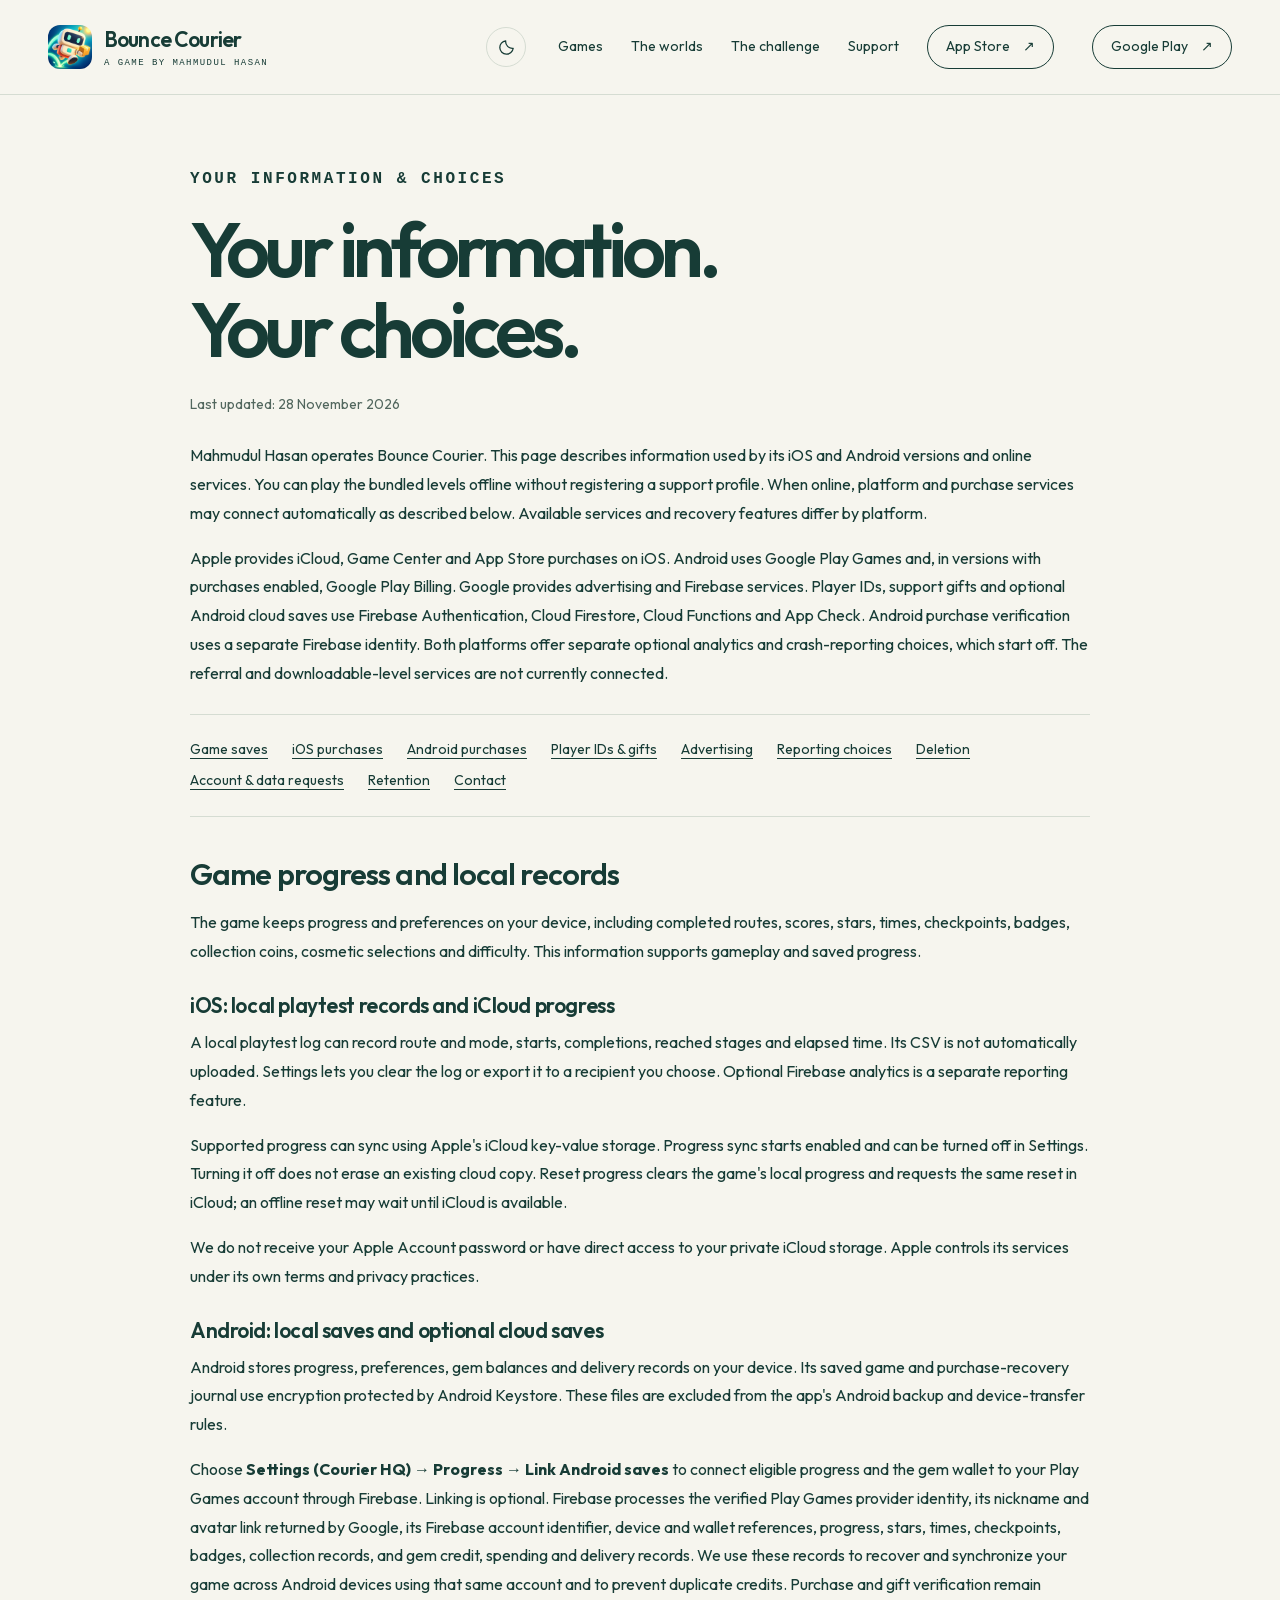
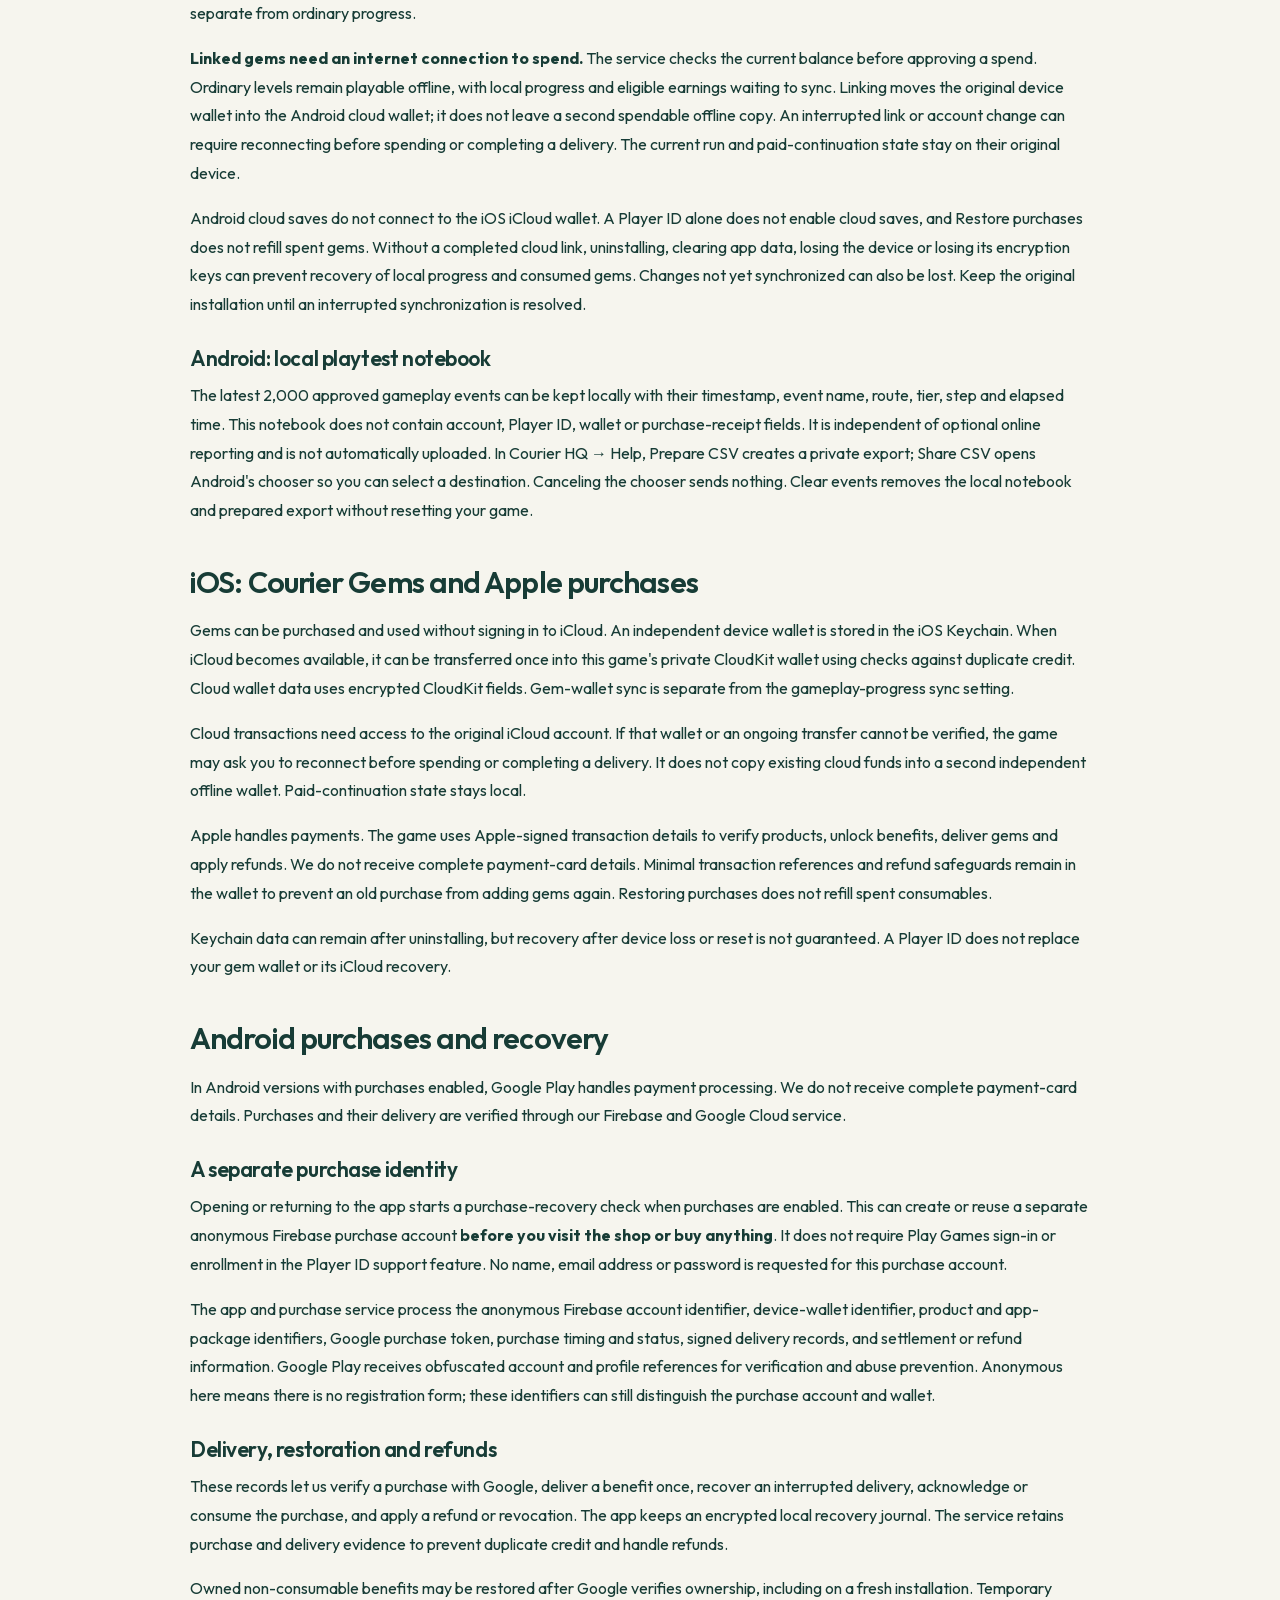
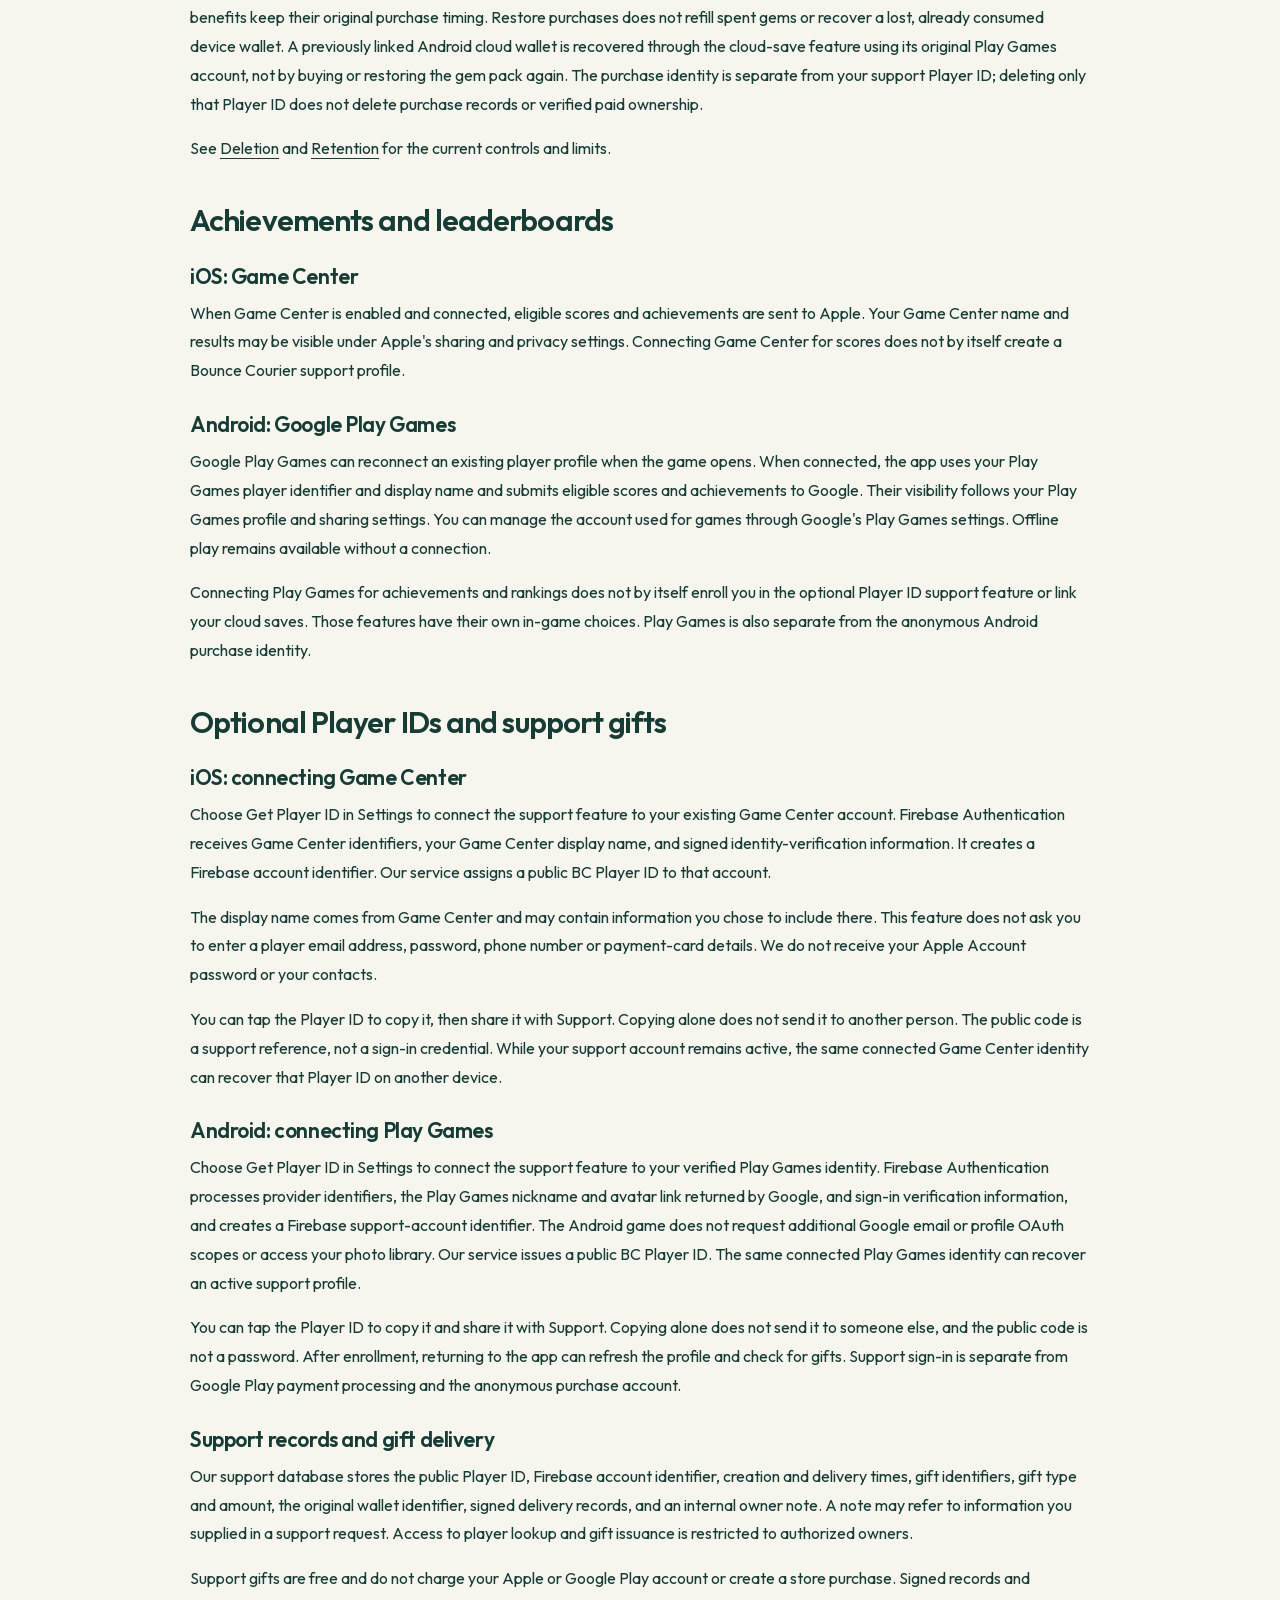
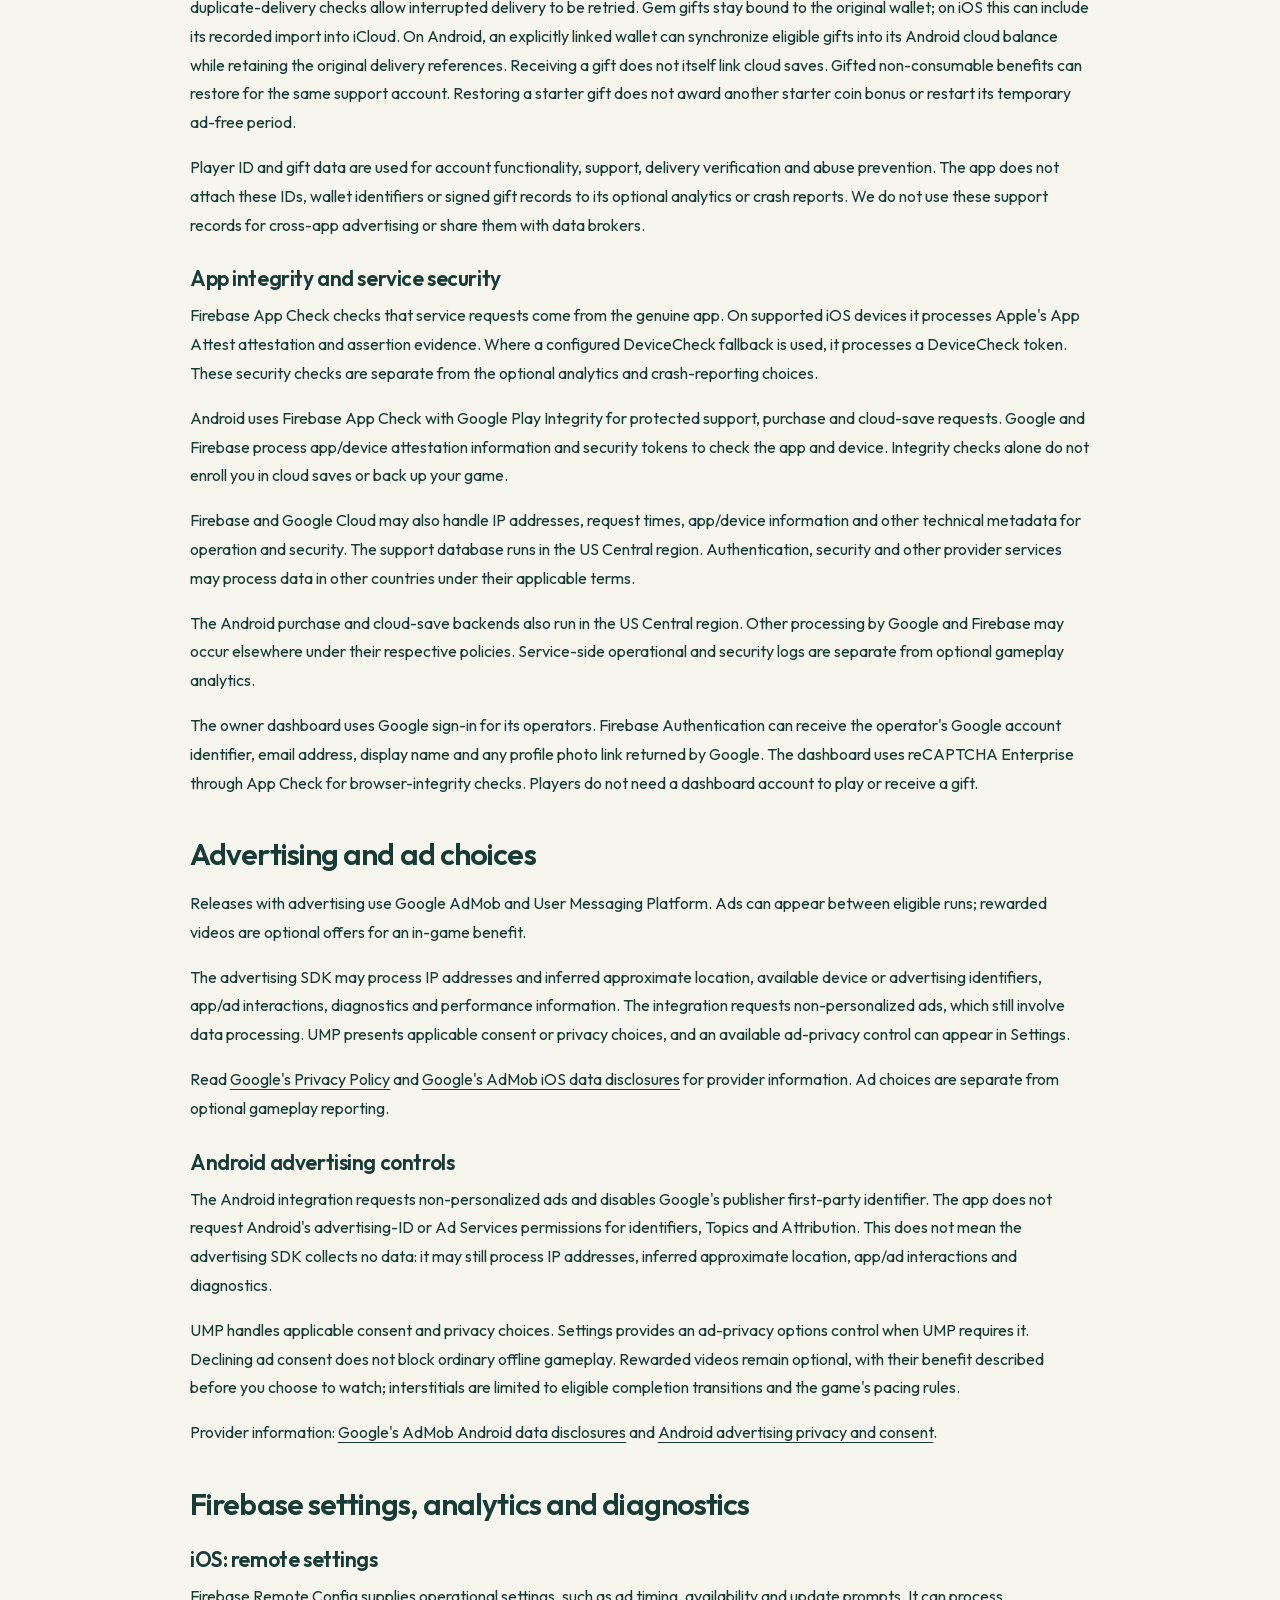
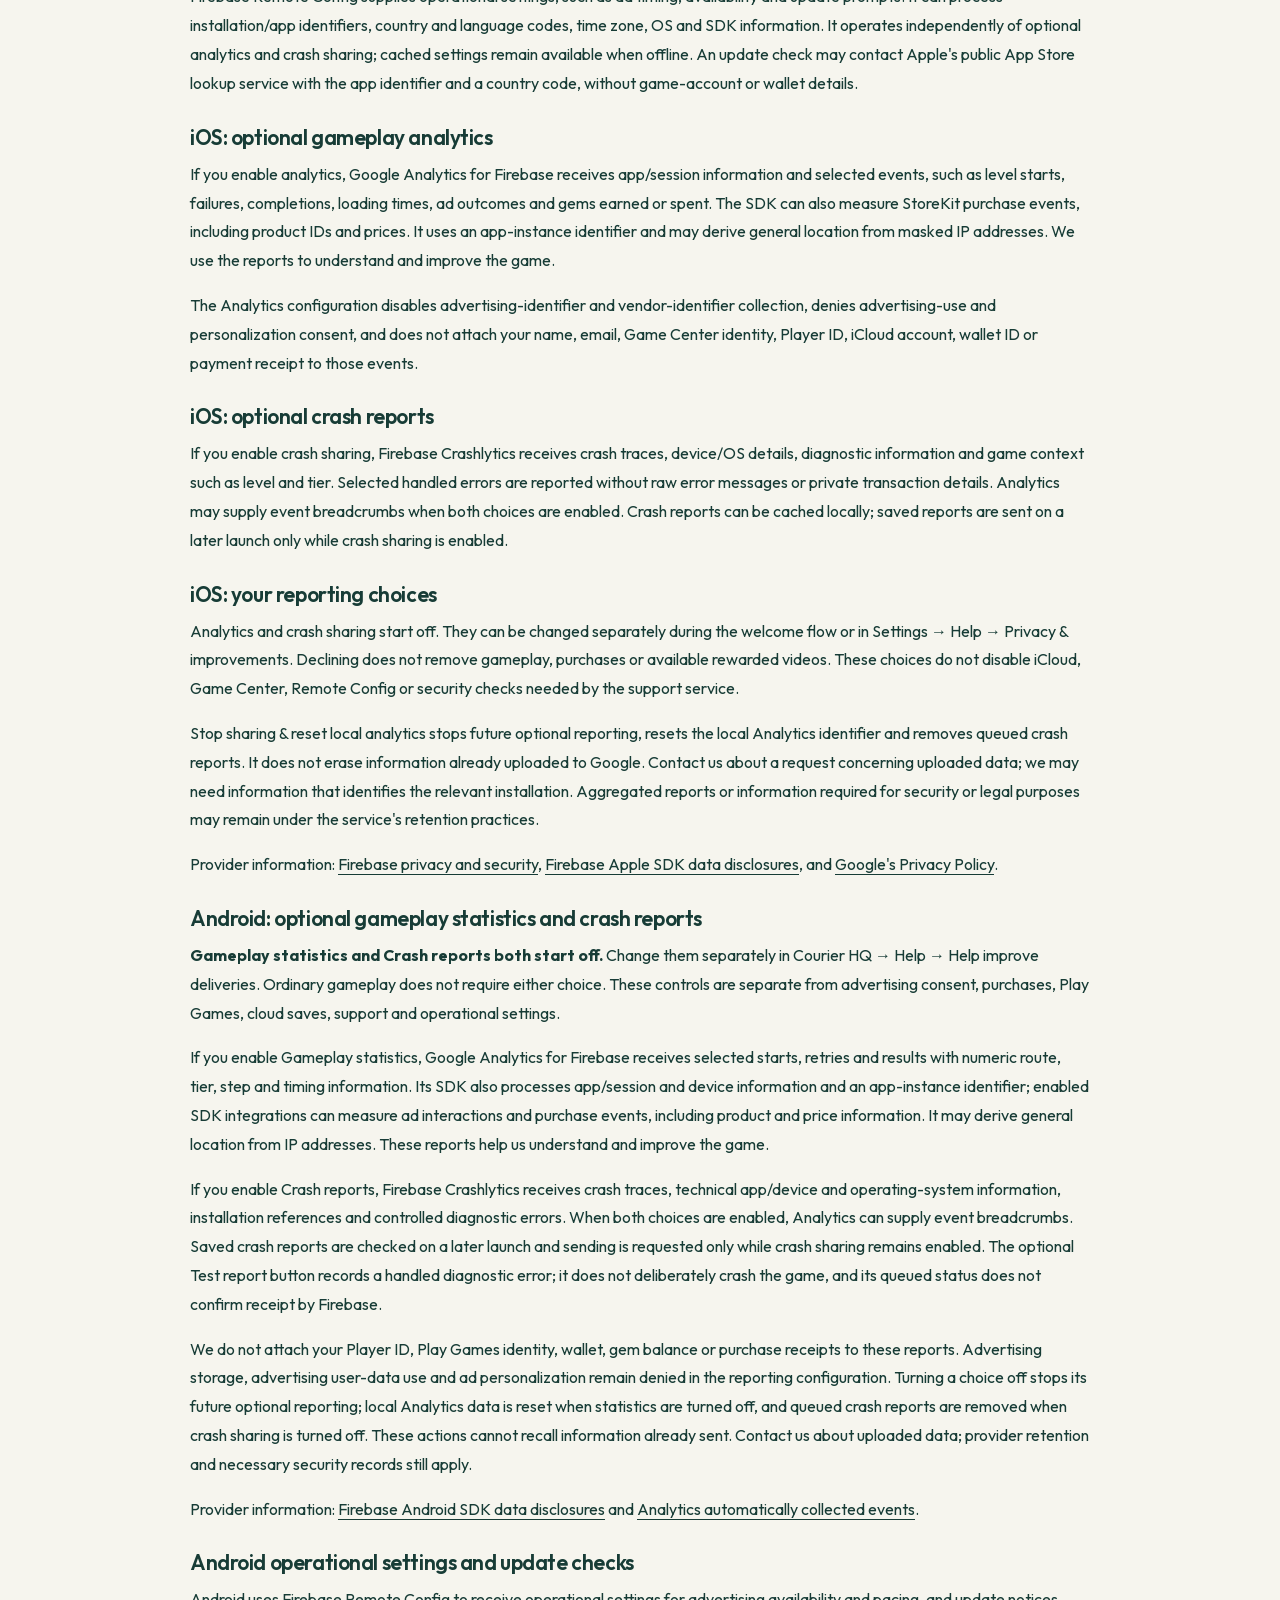
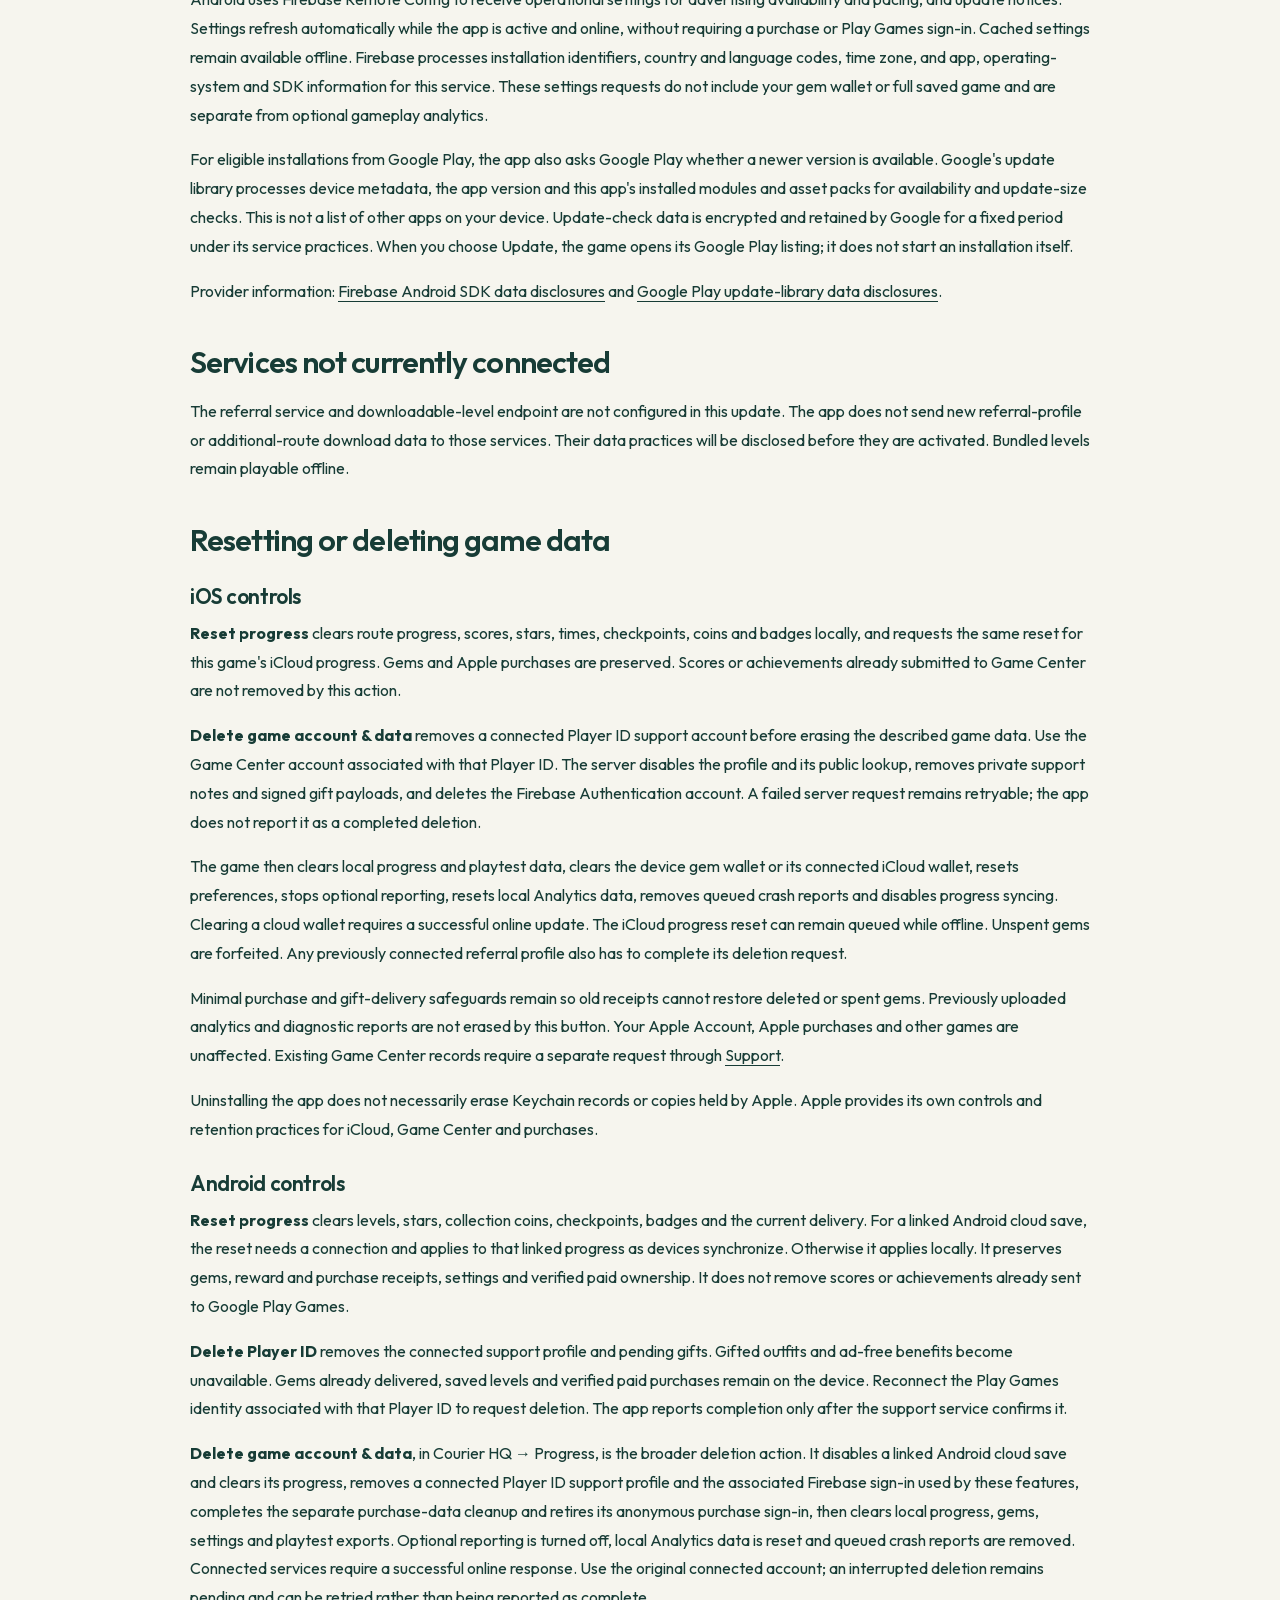
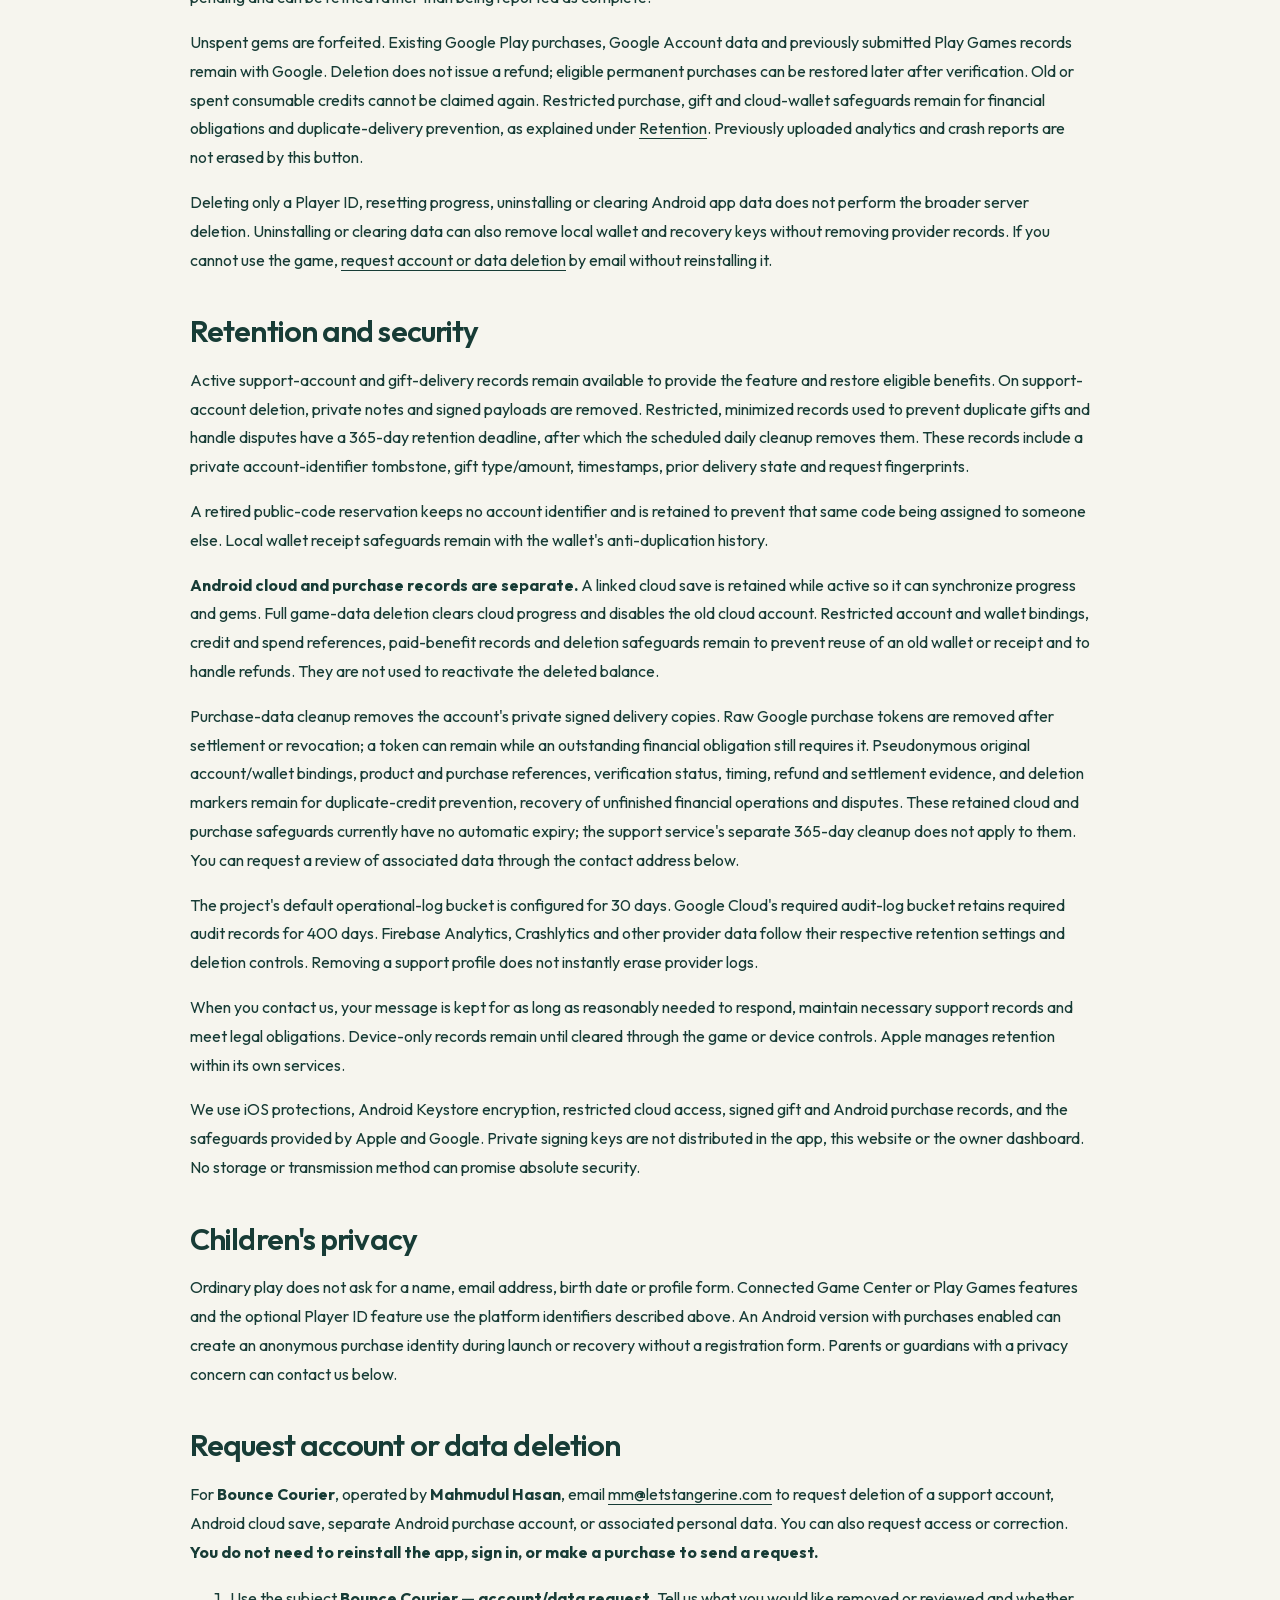
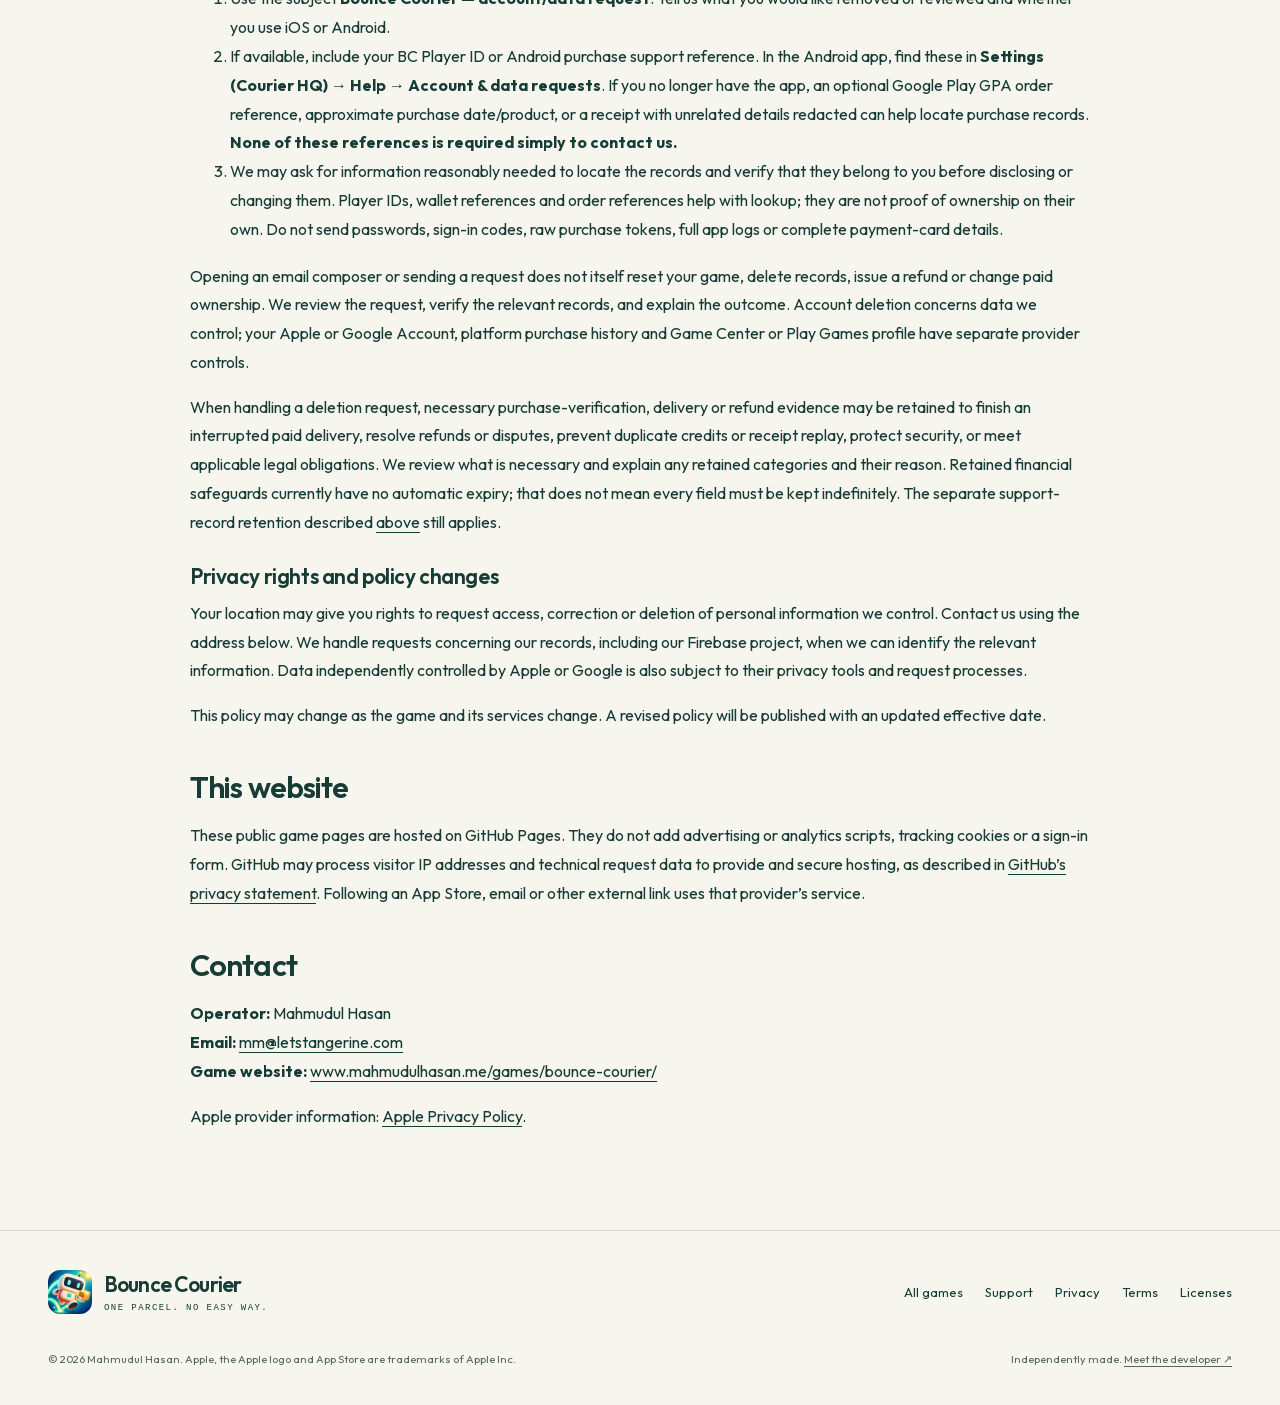
<file: games/bounce-courier/privacy/index.html>
<!doctype html>
<html lang="en"><head><meta charset="utf-8"><meta name="viewport" content="width=device-width, initial-scale=1"><title>Privacy Policy — Bounce Courier</title><meta name="description" content="How Bounce Courier handles progress, purchases, optional Player IDs and gifts, advertising, analytics and privacy requests."><link rel="canonical" href="https://www.mahmudulhasan.me/games/bounce-courier/privacy/"><link rel="icon" type="image/png" href="/games/bounce-courier/assets/favicon-32.png"><link rel="apple-touch-icon" href="/games/bounce-courier/assets/apple-touch-icon.png"><meta property="og:type" content="website"><meta property="og:title" content="Privacy Policy — Bounce Courier"><meta property="og:description" content="How Bounce Courier handles progress, purchases, optional Player IDs and gifts, advertising, analytics and privacy requests."><meta property="og:url" content="https://www.mahmudulhasan.me/games/bounce-courier/privacy/"><meta property="og:image" content="https://www.mahmudulhasan.me/games/bounce-courier/assets/social-cataract-pass-1200.jpg"><meta property="og:image:alt" content="Bounce Courier: a robot courier crossing a waterfall gorge"><meta name="twitter:card" content="summary_large_image"><meta name="theme-color" content="#f6f5ee" data-light="#f6f5ee" data-dark="#0f201b"><script src="/theme.js?v=1"></script><link rel="stylesheet" href="/theme.css?v=1"><link rel="stylesheet" href="/games/bounce-courier/site.css?v=theme-1"><link rel="preload" href="/games/bounce-courier/assets/fonts/outfit-latin-variable.woff2" as="font" type="font/woff2" crossorigin><script src="/games/bounce-courier/site.js?v=retina-2" defer></script><noscript><style>.nav-menu,.image-tools,.world-tools,.tier-tabs,.world-tabs{display:none}.nav-links{display:flex;flex-wrap:wrap}.tier-panel[hidden]{display:block!important;margin-top:18px}</style></noscript><style>.article p,.article li{font-size:1rem}.policy-contents{font-size:.875rem}.article .policy-date{font-size:.875rem!important}</style><style>.android-store{margin-inline-start:.6rem}.nav-links{flex-wrap:wrap}</style></head><body>
<a class="skip-link" href="#main">Skip to content</a>
<header class="site-header"><nav class="container nav " aria-label="Main navigation">
<a class="brand" href="/games/bounce-courier/"><img src="/games/bounce-courier/assets/app-icon-256.webp" width="44" height="44" alt=""><span>Bounce Courier<small>A game by Mahmudul Hasan</small></span></a>
<button class="theme-button" type="button" data-theme-toggle aria-label="Dark mode" aria-pressed="false" title="Switch to dark mode"><svg class="theme-moon" viewBox="0 0 24 24" aria-hidden="true"><path d="M20.5 13a8.5 8.5 0 0 1-9.5-9.5A8.5 8.5 0 1 0 20.5 13Z"/></svg><svg class="theme-sun" viewBox="0 0 24 24" aria-hidden="true"><circle cx="12" cy="12" r="4"/><path d="M12 2v2m0 16v2M2 12h2m16 0h2M4.9 4.9l1.4 1.4m11.4 11.4 1.4 1.4M4.9 19.1l1.4-1.4M17.7 6.3l1.4-1.4"/></svg></button>
<button class="nav-menu" aria-expanded="false" aria-controls="site-navigation">Menu +</button>
<div class="nav-links" id="site-navigation"><a href="/games/">Games</a><a href="/games/bounce-courier/#worlds">The worlds</a><a href="/games/bounce-courier/#challenge">The challenge</a><a href="/games/bounce-courier/support/">Support</a><a class="nav-store" href="https://apps.apple.com/us/app/bounce-courier/id6825351308">App Store <span aria-hidden="true">↗</span></a> <a class="nav-store android-store" href="https://play.google.com/store/apps/details?id=me.mahmudulhasan.bouncecourier">Google Play <span aria-hidden="true">↗</span></a></div>
</nav></header>
<main id="main" class="container article">
      <p class="eyebrow">YOUR INFORMATION &amp; CHOICES</p>
      <h1>Your information.<br>Your choices.</h1>
      <p class="policy-date">Last updated: <time datetime="2026-11-28">28 November 2026</time></p>
      <p>Mahmudul Hasan operates Bounce Courier. This page describes information used by its iOS and Android versions and online services. You can play the bundled levels offline without registering a support profile. When online, platform and purchase services may connect automatically as described below. Available services and recovery features differ by platform.</p>
      <p>Apple provides iCloud, Game Center and App Store purchases on iOS. Android uses Google Play Games and, in versions with purchases enabled, Google Play Billing. Google provides advertising and Firebase services. Player IDs, support gifts and optional Android cloud saves use Firebase Authentication, Cloud Firestore, Cloud Functions and App Check. Android purchase verification uses a separate Firebase identity. Both platforms offer separate optional analytics and crash-reporting choices, which start off. The referral and downloadable-level services are not currently connected.</p>
      <nav class="policy-contents" aria-label="Privacy policy contents">
        <a href="#saves">Game saves</a><a href="#purchases">iOS purchases</a><a href="#android-purchases">Android purchases</a><a href="#player-id">Player IDs &amp; gifts</a><a href="#advertising">Advertising</a><a href="#reporting">Reporting choices</a><a href="#deletion">Deletion</a><a href="#requests">Account &amp; data requests</a><a href="#retention">Retention</a><a href="#contact">Contact</a>
      </nav>

      <section id="saves">
        <h2>Game progress and local records</h2>
        <p>The game keeps progress and preferences on your device, including completed routes, scores, stars, times, checkpoints, badges, collection coins, cosmetic selections and difficulty. This information supports gameplay and saved progress.</p>
        <h3>iOS: local playtest records and iCloud progress</h3>
        <p>A local playtest log can record route and mode, starts, completions, reached stages and elapsed time. Its CSV is not automatically uploaded. Settings lets you clear the log or export it to a recipient you choose. Optional Firebase analytics is a separate reporting feature.</p>
        <p>Supported progress can sync using Apple's iCloud key-value storage. Progress sync starts enabled and can be turned off in Settings. Turning it off does not erase an existing cloud copy. Reset progress clears the game's local progress and requests the same reset in iCloud; an offline reset may wait until iCloud is available.</p>
        <p>We do not receive your Apple Account password or have direct access to your private iCloud storage. Apple controls its services under its own terms and privacy practices.</p>
        <h3>Android: local saves and optional cloud saves</h3>
        <p>Android stores progress, preferences, gem balances and delivery records on your device. Its saved game and purchase-recovery journal use encryption protected by Android Keystore. These files are excluded from the app's Android backup and device-transfer rules.</p>
        <p>Choose <strong>Settings (Courier HQ) → Progress → Link Android saves</strong> to connect eligible progress and the gem wallet to your Play Games account through Firebase. Linking is optional. Firebase processes the verified Play Games provider identity, its nickname and avatar link returned by Google, its Firebase account identifier, device and wallet references, progress, stars, times, checkpoints, badges, collection records, and gem credit, spending and delivery records. We use these records to recover and synchronize your game across Android devices using that same account and to prevent duplicate credits. Purchase and gift verification remain separate from ordinary progress.</p>
        <p><strong>Linked gems need an internet connection to spend.</strong> The service checks the current balance before approving a spend. Ordinary levels remain playable offline, with local progress and eligible earnings waiting to sync. Linking moves the original device wallet into the Android cloud wallet; it does not leave a second spendable offline copy. An interrupted link or account change can require reconnecting before spending or completing a delivery. The current run and paid-continuation state stay on their original device.</p>
        <p>Android cloud saves do not connect to the iOS iCloud wallet. A Player ID alone does not enable cloud saves, and Restore purchases does not refill spent gems. Without a completed cloud link, uninstalling, clearing app data, losing the device or losing its encryption keys can prevent recovery of local progress and consumed gems. Changes not yet synchronized can also be lost. Keep the original installation until an interrupted synchronization is resolved.</p>
        <h3>Android: local playtest notebook</h3>
        <p>The latest 2,000 approved gameplay events can be kept locally with their timestamp, event name, route, tier, step and elapsed time. This notebook does not contain account, Player ID, wallet or purchase-receipt fields. It is independent of optional online reporting and is not automatically uploaded. In Courier HQ → Help, Prepare CSV creates a private export; Share CSV opens Android's chooser so you can select a destination. Canceling the chooser sends nothing. Clear events removes the local notebook and prepared export without resetting your game.</p>
      </section>

      <section id="purchases">
        <h2>iOS: Courier Gems and Apple purchases</h2>
        <p>Gems can be purchased and used without signing in to iCloud. An independent device wallet is stored in the iOS Keychain. When iCloud becomes available, it can be transferred once into this game's private CloudKit wallet using checks against duplicate credit. Cloud wallet data uses encrypted CloudKit fields. Gem-wallet sync is separate from the gameplay-progress sync setting.</p>
        <p>Cloud transactions need access to the original iCloud account. If that wallet or an ongoing transfer cannot be verified, the game may ask you to reconnect before spending or completing a delivery. It does not copy existing cloud funds into a second independent offline wallet. Paid-continuation state stays local.</p>
        <p>Apple handles payments. The game uses Apple-signed transaction details to verify products, unlock benefits, deliver gems and apply refunds. We do not receive complete payment-card details. Minimal transaction references and refund safeguards remain in the wallet to prevent an old purchase from adding gems again. Restoring purchases does not refill spent consumables.</p>
        <p>Keychain data can remain after uninstalling, but recovery after device loss or reset is not guaranteed. A Player ID does not replace your gem wallet or its iCloud recovery.</p>
      </section>

      <section id="android-purchases">
        <h2>Android purchases and recovery</h2>
        <p>In Android versions with purchases enabled, Google Play handles payment processing. We do not receive complete payment-card details. Purchases and their delivery are verified through our Firebase and Google Cloud service.</p>
        <h3>A separate purchase identity</h3>
        <p>Opening or returning to the app starts a purchase-recovery check when purchases are enabled. This can create or reuse a separate anonymous Firebase purchase account <strong>before you visit the shop or buy anything</strong>. It does not require Play Games sign-in or enrollment in the Player ID support feature. No name, email address or password is requested for this purchase account.</p>
        <p>The app and purchase service process the anonymous Firebase account identifier, device-wallet identifier, product and app-package identifiers, Google purchase token, purchase timing and status, signed delivery records, and settlement or refund information. Google Play receives obfuscated account and profile references for verification and abuse prevention. Anonymous here means there is no registration form; these identifiers can still distinguish the purchase account and wallet.</p>
        <h3>Delivery, restoration and refunds</h3>
        <p>These records let us verify a purchase with Google, deliver a benefit once, recover an interrupted delivery, acknowledge or consume the purchase, and apply a refund or revocation. The app keeps an encrypted local recovery journal. The service retains purchase and delivery evidence to prevent duplicate credit and handle refunds.</p>
        <p>Owned non-consumable benefits may be restored after Google verifies ownership, including on a fresh installation. Temporary benefits keep their original purchase timing. Restore purchases does not refill spent gems or recover a lost, already consumed device wallet. A previously linked Android cloud wallet is recovered through the cloud-save feature using its original Play Games account, not by buying or restoring the gem pack again. The purchase identity is separate from your support Player ID; deleting only that Player ID does not delete purchase records or verified paid ownership.</p>
        <p>See <a href="#deletion">Deletion</a> and <a href="#retention">Retention</a> for the current controls and limits.</p>
      </section>

      <section id="game-center">
        <h2>Achievements and leaderboards</h2>
        <h3>iOS: Game Center</h3>
        <p>When Game Center is enabled and connected, eligible scores and achievements are sent to Apple. Your Game Center name and results may be visible under Apple's sharing and privacy settings. Connecting Game Center for scores does not by itself create a Bounce Courier support profile.</p>
        <h3>Android: Google Play Games</h3>
        <p>Google Play Games can reconnect an existing player profile when the game opens. When connected, the app uses your Play Games player identifier and display name and submits eligible scores and achievements to Google. Their visibility follows your Play Games profile and sharing settings. You can manage the account used for games through Google's Play Games settings. Offline play remains available without a connection.</p>
        <p>Connecting Play Games for achievements and rankings does not by itself enroll you in the optional Player ID support feature or link your cloud saves. Those features have their own in-game choices. Play Games is also separate from the anonymous Android purchase identity.</p>
      </section>

      <section id="player-id">
        <h2>Optional Player IDs and support gifts</h2>
        <h3>iOS: connecting Game Center</h3>
        <p>Choose Get Player ID in Settings to connect the support feature to your existing Game Center account. Firebase Authentication receives Game Center identifiers, your Game Center display name, and signed identity-verification information. It creates a Firebase account identifier. Our service assigns a public BC Player ID to that account.</p>
        <p>The display name comes from Game Center and may contain information you chose to include there. This feature does not ask you to enter a player email address, password, phone number or payment-card details. We do not receive your Apple Account password or your contacts.</p>
        <p>You can tap the Player ID to copy it, then share it with Support. Copying alone does not send it to another person. The public code is a support reference, not a sign-in credential. While your support account remains active, the same connected Game Center identity can recover that Player ID on another device.</p>
        <h3>Android: connecting Play Games</h3>
        <p>Choose Get Player ID in Settings to connect the support feature to your verified Play Games identity. Firebase Authentication processes provider identifiers, the Play Games nickname and avatar link returned by Google, and sign-in verification information, and creates a Firebase support-account identifier. The Android game does not request additional Google email or profile OAuth scopes or access your photo library. Our service issues a public BC Player ID. The same connected Play Games identity can recover an active support profile.</p>
        <p>You can tap the Player ID to copy it and share it with Support. Copying alone does not send it to someone else, and the public code is not a password. After enrollment, returning to the app can refresh the profile and check for gifts. Support sign-in is separate from Google Play payment processing and the anonymous purchase account.</p>
        <h3>Support records and gift delivery</h3>
        <p>Our support database stores the public Player ID, Firebase account identifier, creation and delivery times, gift identifiers, gift type and amount, the original wallet identifier, signed delivery records, and an internal owner note. A note may refer to information you supplied in a support request. Access to player lookup and gift issuance is restricted to authorized owners.</p>
        <p>Support gifts are free and do not charge your Apple or Google Play account or create a store purchase. Signed records and duplicate-delivery checks allow interrupted delivery to be retried. Gem gifts stay bound to the original wallet; on iOS this can include its recorded import into iCloud. On Android, an explicitly linked wallet can synchronize eligible gifts into its Android cloud balance while retaining the original delivery references. Receiving a gift does not itself link cloud saves. Gifted non-consumable benefits can restore for the same support account. Restoring a starter gift does not award another starter coin bonus or restart its temporary ad-free period.</p>
        <p>Player ID and gift data are used for account functionality, support, delivery verification and abuse prevention. The app does not attach these IDs, wallet identifiers or signed gift records to its optional analytics or crash reports. We do not use these support records for cross-app advertising or share them with data brokers.</p>
        <h3>App integrity and service security</h3>
        <p>Firebase App Check checks that service requests come from the genuine app. On supported iOS devices it processes Apple's App Attest attestation and assertion evidence. Where a configured DeviceCheck fallback is used, it processes a DeviceCheck token. These security checks are separate from the optional analytics and crash-reporting choices.</p>
        <p>Android uses Firebase App Check with Google Play Integrity for protected support, purchase and cloud-save requests. Google and Firebase process app/device attestation information and security tokens to check the app and device. Integrity checks alone do not enroll you in cloud saves or back up your game.</p>
        <p>Firebase and Google Cloud may also handle IP addresses, request times, app/device information and other technical metadata for operation and security. The support database runs in the US Central region. Authentication, security and other provider services may process data in other countries under their applicable terms.</p>
        <p>The Android purchase and cloud-save backends also run in the US Central region. Other processing by Google and Firebase may occur elsewhere under their respective policies. Service-side operational and security logs are separate from optional gameplay analytics.</p>
        <p>The owner dashboard uses Google sign-in for its operators. Firebase Authentication can receive the operator's Google account identifier, email address, display name and any profile photo link returned by Google. The dashboard uses reCAPTCHA Enterprise through App Check for browser-integrity checks. Players do not need a dashboard account to play or receive a gift.</p>
      </section>

      <section id="advertising">
        <h2>Advertising and ad choices</h2>
        <p>Releases with advertising use Google AdMob and User Messaging Platform. Ads can appear between eligible runs; rewarded videos are optional offers for an in-game benefit.</p>
        <p>The advertising SDK may process IP addresses and inferred approximate location, available device or advertising identifiers, app/ad interactions, diagnostics and performance information. The integration requests non-personalized ads, which still involve data processing. UMP presents applicable consent or privacy choices, and an available ad-privacy control can appear in Settings.</p>
        <p>Read <a href="https://policies.google.com/privacy">Google's Privacy Policy</a> and <a href="https://developers.google.com/admob/ios/privacy/data-disclosure">Google's AdMob iOS data disclosures</a> for provider information. Ad choices are separate from optional gameplay reporting.</p>
        <h3>Android advertising controls</h3>
        <p>The Android integration requests non-personalized ads and disables Google's publisher first-party identifier. The app does not request Android's advertising-ID or Ad Services permissions for identifiers, Topics and Attribution. This does not mean the advertising SDK collects no data: it may still process IP addresses, inferred approximate location, app/ad interactions and diagnostics.</p>
        <p>UMP handles applicable consent and privacy choices. Settings provides an ad-privacy options control when UMP requires it. Declining ad consent does not block ordinary offline gameplay. Rewarded videos remain optional, with their benefit described before you choose to watch; interstitials are limited to eligible completion transitions and the game's pacing rules.</p>
        <p>Provider information: <a href="https://developers.google.com/admob/android/privacy/play-data-disclosure">Google's AdMob Android data disclosures</a> and <a href="https://developers.google.com/admob/android/privacy">Android advertising privacy and consent</a>.</p>
      </section>

      <section id="reporting">
        <h2>Firebase settings, analytics and diagnostics</h2>
        <h3>iOS: remote settings</h3>
        <p>Firebase Remote Config supplies operational settings, such as ad timing, availability and update prompts. It can process installation/app identifiers, country and language codes, time zone, OS and SDK information. It operates independently of optional analytics and crash sharing; cached settings remain available when offline. An update check may contact Apple's public App Store lookup service with the app identifier and a country code, without game-account or wallet details.</p>
        <h3>iOS: optional gameplay analytics</h3>
        <p>If you enable analytics, Google Analytics for Firebase receives app/session information and selected events, such as level starts, failures, completions, loading times, ad outcomes and gems earned or spent. The SDK can also measure StoreKit purchase events, including product IDs and prices. It uses an app-instance identifier and may derive general location from masked IP addresses. We use the reports to understand and improve the game.</p>
        <p>The Analytics configuration disables advertising-identifier and vendor-identifier collection, denies advertising-use and personalization consent, and does not attach your name, email, Game Center identity, Player ID, iCloud account, wallet ID or payment receipt to those events.</p>
        <h3>iOS: optional crash reports</h3>
        <p>If you enable crash sharing, Firebase Crashlytics receives crash traces, device/OS details, diagnostic information and game context such as level and tier. Selected handled errors are reported without raw error messages or private transaction details. Analytics may supply event breadcrumbs when both choices are enabled. Crash reports can be cached locally; saved reports are sent on a later launch only while crash sharing is enabled.</p>
        <h3>iOS: your reporting choices</h3>
        <p>Analytics and crash sharing start off. They can be changed separately during the welcome flow or in Settings → Help → Privacy &amp; improvements. Declining does not remove gameplay, purchases or available rewarded videos. These choices do not disable iCloud, Game Center, Remote Config or security checks needed by the support service.</p>
        <p>Stop sharing &amp; reset local analytics stops future optional reporting, resets the local Analytics identifier and removes queued crash reports. It does not erase information already uploaded to Google. Contact us about a request concerning uploaded data; we may need information that identifies the relevant installation. Aggregated reports or information required for security or legal purposes may remain under the service's retention practices.</p>
        <p>Provider information: <a href="https://firebase.google.com/support/privacy">Firebase privacy and security</a>, <a href="https://firebase.google.com/docs/ios/app-store-data-collection">Firebase Apple SDK data disclosures</a>, and <a href="https://policies.google.com/privacy">Google's Privacy Policy</a>.</p>
        <h3>Android: optional gameplay statistics and crash reports</h3>
        <p><strong>Gameplay statistics and Crash reports both start off.</strong> Change them separately in Courier HQ → Help → Help improve deliveries. Ordinary gameplay does not require either choice. These controls are separate from advertising consent, purchases, Play Games, cloud saves, support and operational settings.</p>
        <p>If you enable Gameplay statistics, Google Analytics for Firebase receives selected starts, retries and results with numeric route, tier, step and timing information. Its SDK also processes app/session and device information and an app-instance identifier; enabled SDK integrations can measure ad interactions and purchase events, including product and price information. It may derive general location from IP addresses. These reports help us understand and improve the game.</p>
        <p>If you enable Crash reports, Firebase Crashlytics receives crash traces, technical app/device and operating-system information, installation references and controlled diagnostic errors. When both choices are enabled, Analytics can supply event breadcrumbs. Saved crash reports are checked on a later launch and sending is requested only while crash sharing remains enabled. The optional Test report button records a handled diagnostic error; it does not deliberately crash the game, and its queued status does not confirm receipt by Firebase.</p>
        <p>We do not attach your Player ID, Play Games identity, wallet, gem balance or purchase receipts to these reports. Advertising storage, advertising user-data use and ad personalization remain denied in the reporting configuration. Turning a choice off stops its future optional reporting; local Analytics data is reset when statistics are turned off, and queued crash reports are removed when crash sharing is turned off. These actions cannot recall information already sent. Contact us about uploaded data; provider retention and necessary security records still apply.</p>
        <p>Provider information: <a href="https://firebase.google.com/docs/android/play-data-disclosure">Firebase Android SDK data disclosures</a> and <a href="https://support.google.com/analytics/answer/9234069">Analytics automatically collected events</a>.</p>
        <h3>Android operational settings and update checks</h3>
        <p>Android uses Firebase Remote Config to receive operational settings for advertising availability and pacing, and update notices. Settings refresh automatically while the app is active and online, without requiring a purchase or Play Games sign-in. Cached settings remain available offline. Firebase processes installation identifiers, country and language codes, time zone, and app, operating-system and SDK information for this service. These settings requests do not include your gem wallet or full saved game and are separate from optional gameplay analytics.</p>
        <p>For eligible installations from Google Play, the app also asks Google Play whether a newer version is available. Google's update library processes device metadata, the app version and this app's installed modules and asset packs for availability and update-size checks. This is not a list of other apps on your device. Update-check data is encrypted and retained by Google for a fixed period under its service practices. When you choose Update, the game opens its Google Play listing; it does not start an installation itself.</p>
        <p>Provider information: <a href="https://firebase.google.com/docs/android/play-data-disclosure">Firebase Android SDK data disclosures</a> and <a href="https://developer.android.com/guide/playcore/in-app-updates#data-safety">Google Play update-library data disclosures</a>.</p>
      </section>

      <section id="inactive-services">
        <h2>Services not currently connected</h2>
        <p>The referral service and downloadable-level endpoint are not configured in this update. The app does not send new referral-profile or additional-route download data to those services. Their data practices will be disclosed before they are activated. Bundled levels remain playable offline.</p>
      </section>

      <section id="deletion">
        <h2>Resetting or deleting game data</h2>
        <h3>iOS controls</h3>
        <p><strong>Reset progress</strong> clears route progress, scores, stars, times, checkpoints, coins and badges locally, and requests the same reset for this game's iCloud progress. Gems and Apple purchases are preserved. Scores or achievements already submitted to Game Center are not removed by this action.</p>
        <p><strong>Delete game account &amp; data</strong> removes a connected Player ID support account before erasing the described game data. Use the Game Center account associated with that Player ID. The server disables the profile and its public lookup, removes private support notes and signed gift payloads, and deletes the Firebase Authentication account. A failed server request remains retryable; the app does not report it as a completed deletion.</p>
        <p>The game then clears local progress and playtest data, clears the device gem wallet or its connected iCloud wallet, resets preferences, stops optional reporting, resets local Analytics data, removes queued crash reports and disables progress syncing. Clearing a cloud wallet requires a successful online update. The iCloud progress reset can remain queued while offline. Unspent gems are forfeited. Any previously connected referral profile also has to complete its deletion request.</p>
        <p>Minimal purchase and gift-delivery safeguards remain so old receipts cannot restore deleted or spent gems. Previously uploaded analytics and diagnostic reports are not erased by this button. Your Apple Account, Apple purchases and other games are unaffected. Existing Game Center records require a separate request through <a href="https://www.mahmudulhasan.me/games/bounce-courier/support/">Support</a>.</p>
        <p>Uninstalling the app does not necessarily erase Keychain records or copies held by Apple. Apple provides its own controls and retention practices for iCloud, Game Center and purchases.</p>
        <h3>Android controls</h3>
        <p><strong>Reset progress</strong> clears levels, stars, collection coins, checkpoints, badges and the current delivery. For a linked Android cloud save, the reset needs a connection and applies to that linked progress as devices synchronize. Otherwise it applies locally. It preserves gems, reward and purchase receipts, settings and verified paid ownership. It does not remove scores or achievements already sent to Google Play Games.</p>
        <p><strong>Delete Player ID</strong> removes the connected support profile and pending gifts. Gifted outfits and ad-free benefits become unavailable. Gems already delivered, saved levels and verified paid purchases remain on the device. Reconnect the Play Games identity associated with that Player ID to request deletion. The app reports completion only after the support service confirms it.</p>
        <p><strong>Delete game account &amp; data</strong>, in Courier HQ → Progress, is the broader deletion action. It disables a linked Android cloud save and clears its progress, removes a connected Player ID support profile and the associated Firebase sign-in used by these features, completes the separate purchase-data cleanup and retires its anonymous purchase sign-in, then clears local progress, gems, settings and playtest exports. Optional reporting is turned off, local Analytics data is reset and queued crash reports are removed. Connected services require a successful online response. Use the original connected account; an interrupted deletion remains pending and can be retried rather than being reported as complete.</p>
        <p>Unspent gems are forfeited. Existing Google Play purchases, Google Account data and previously submitted Play Games records remain with Google. Deletion does not issue a refund; eligible permanent purchases can be restored later after verification. Old or spent consumable credits cannot be claimed again. Restricted purchase, gift and cloud-wallet safeguards remain for financial obligations and duplicate-delivery prevention, as explained under <a href="#retention">Retention</a>. Previously uploaded analytics and crash reports are not erased by this button.</p>
        <p>Deleting only a Player ID, resetting progress, uninstalling or clearing Android app data does not perform the broader server deletion. Uninstalling or clearing data can also remove local wallet and recovery keys without removing provider records. If you cannot use the game, <a href="#requests">request account or data deletion</a> by email without reinstalling it.</p>
      </section>

      <section id="retention">
        <h2>Retention and security</h2>
        <p>Active support-account and gift-delivery records remain available to provide the feature and restore eligible benefits. On support-account deletion, private notes and signed payloads are removed. Restricted, minimized records used to prevent duplicate gifts and handle disputes have a 365-day retention deadline, after which the scheduled daily cleanup removes them. These records include a private account-identifier tombstone, gift type/amount, timestamps, prior delivery state and request fingerprints.</p>
        <p>A retired public-code reservation keeps no account identifier and is retained to prevent that same code being assigned to someone else. Local wallet receipt safeguards remain with the wallet's anti-duplication history.</p>
        <p><strong>Android cloud and purchase records are separate.</strong> A linked cloud save is retained while active so it can synchronize progress and gems. Full game-data deletion clears cloud progress and disables the old cloud account. Restricted account and wallet bindings, credit and spend references, paid-benefit records and deletion safeguards remain to prevent reuse of an old wallet or receipt and to handle refunds. They are not used to reactivate the deleted balance.</p>
        <p>Purchase-data cleanup removes the account's private signed delivery copies. Raw Google purchase tokens are removed after settlement or revocation; a token can remain while an outstanding financial obligation still requires it. Pseudonymous original account/wallet bindings, product and purchase references, verification status, timing, refund and settlement evidence, and deletion markers remain for duplicate-credit prevention, recovery of unfinished financial operations and disputes. These retained cloud and purchase safeguards currently have no automatic expiry; the support service's separate 365-day cleanup does not apply to them. You can request a review of associated data through the contact address below.</p>
        <p>The project's default operational-log bucket is configured for 30 days. Google Cloud's required audit-log bucket retains required audit records for 400 days. Firebase Analytics, Crashlytics and other provider data follow their respective retention settings and deletion controls. Removing a support profile does not instantly erase provider logs.</p>
        <p>When you contact us, your message is kept for as long as reasonably needed to respond, maintain necessary support records and meet legal obligations. Device-only records remain until cleared through the game or device controls. Apple manages retention within its own services.</p>
        <p>We use iOS protections, Android Keystore encryption, restricted cloud access, signed gift and Android purchase records, and the safeguards provided by Apple and Google. Private signing keys are not distributed in the app, this website or the owner dashboard. No storage or transmission method can promise absolute security.</p>
      </section>

      <section id="children">
        <h2>Children's privacy</h2>
        <p>Ordinary play does not ask for a name, email address, birth date or profile form. Connected Game Center or Play Games features and the optional Player ID feature use the platform identifiers described above. An Android version with purchases enabled can create an anonymous purchase identity during launch or recovery without a registration form. Parents or guardians with a privacy concern can contact us below.</p>
      </section>

      <section id="requests">
        <h2>Request account or data deletion</h2>
        <p>For <strong>Bounce Courier</strong>, operated by <strong>Mahmudul Hasan</strong>, email <a href="mailto:mm@letstangerine.com?subject=Bounce%20Courier%20%E2%80%94%20account%2Fdata%20request">mm@letstangerine.com</a> to request deletion of a support account, Android cloud save, separate Android purchase account, or associated personal data. You can also request access or correction. <strong>You do not need to reinstall the app, sign in, or make a purchase to send a request.</strong></p>
        <ol>
          <li>Use the subject <strong>Bounce Courier — account/data request</strong>. Tell us what you would like removed or reviewed and whether you use iOS or Android.</li>
          <li>If available, include your BC Player ID or Android purchase support reference. In the Android app, find these in <strong>Settings (Courier HQ) → Help → Account &amp; data requests</strong>. If you no longer have the app, an optional Google Play GPA order reference, approximate purchase date/product, or a receipt with unrelated details redacted can help locate purchase records. <strong>None of these references is required simply to contact us.</strong></li>
          <li>We may ask for information reasonably needed to locate the records and verify that they belong to you before disclosing or changing them. Player IDs, wallet references and order references help with lookup; they are not proof of ownership on their own. Do not send passwords, sign-in codes, raw purchase tokens, full app logs or complete payment-card details.</li>
        </ol>
        <p>Opening an email composer or sending a request does not itself reset your game, delete records, issue a refund or change paid ownership. We review the request, verify the relevant records, and explain the outcome. Account deletion concerns data we control; your Apple or Google Account, platform purchase history and Game Center or Play Games profile have separate provider controls.</p>
        <p>When handling a deletion request, necessary purchase-verification, delivery or refund evidence may be retained to finish an interrupted paid delivery, resolve refunds or disputes, prevent duplicate credits or receipt replay, protect security, or meet applicable legal obligations. We review what is necessary and explain any retained categories and their reason. Retained financial safeguards currently have no automatic expiry; that does not mean every field must be kept indefinitely. The separate support-record retention described <a href="#retention">above</a> still applies.</p>
        <h3>Privacy rights and policy changes</h3>
        <p>Your location may give you rights to request access, correction or deletion of personal information we control. Contact us using the address below. We handle requests concerning our records, including our Firebase project, when we can identify the relevant information. Data independently controlled by Apple or Google is also subject to their privacy tools and request processes.</p>
        <p>This policy may change as the game and its services change. A revised policy will be published with an updated effective date.</p>
      </section>

      <section id="website"><h2>This website</h2><p>These public game pages are hosted on GitHub Pages. They do not add advertising or analytics scripts, tracking cookies or a sign-in form. GitHub may process visitor IP addresses and technical request data to provide and secure hosting, as described in <a href="https://docs.github.com/en/site-policy/privacy-policies/github-general-privacy-statement">GitHub’s privacy statement</a>. Following an App Store, email or other external link uses that provider’s service.</p></section><section id="contact" class="policy-contact">
        <h2>Contact</h2>
        <p><strong>Operator:</strong> Mahmudul Hasan<br><strong>Email:</strong> <a href="mailto:mm@letstangerine.com">mm@letstangerine.com</a><br><strong>Game website:</strong> <a href="https://www.mahmudulhasan.me/games/bounce-courier/">www.mahmudulhasan.me/games/bounce-courier/</a></p>
        <p>Apple provider information: <a href="https://www.apple.com/legal/privacy/">Apple Privacy Policy</a>.</p>
      </section>
    </main>
<footer class="site-footer"><div class="container"><div class="footer-top"><a href="/games/bounce-courier/" class="brand"><img src="/games/bounce-courier/assets/app-icon-256.webp" width="44" height="44" alt=""><span>Bounce Courier<small>One parcel. No easy way.</small></span></a><nav class="footer-links" aria-label="Footer"><a href="/games/">All games</a><a href="/games/bounce-courier/support/">Support</a><a href="/games/bounce-courier/privacy/">Privacy</a><a href="/games/bounce-courier/terms/">Terms</a><a href="/games/bounce-courier/licenses/">Licenses</a></nav></div><div class="footer-bottom"><p>© 2026 Mahmudul Hasan. Apple, the Apple logo and App Store are trademarks of Apple Inc.</p><span>Independently made. <a href="/">Meet the developer ↗</a></span></div></div></footer>
</body></html>
</file>
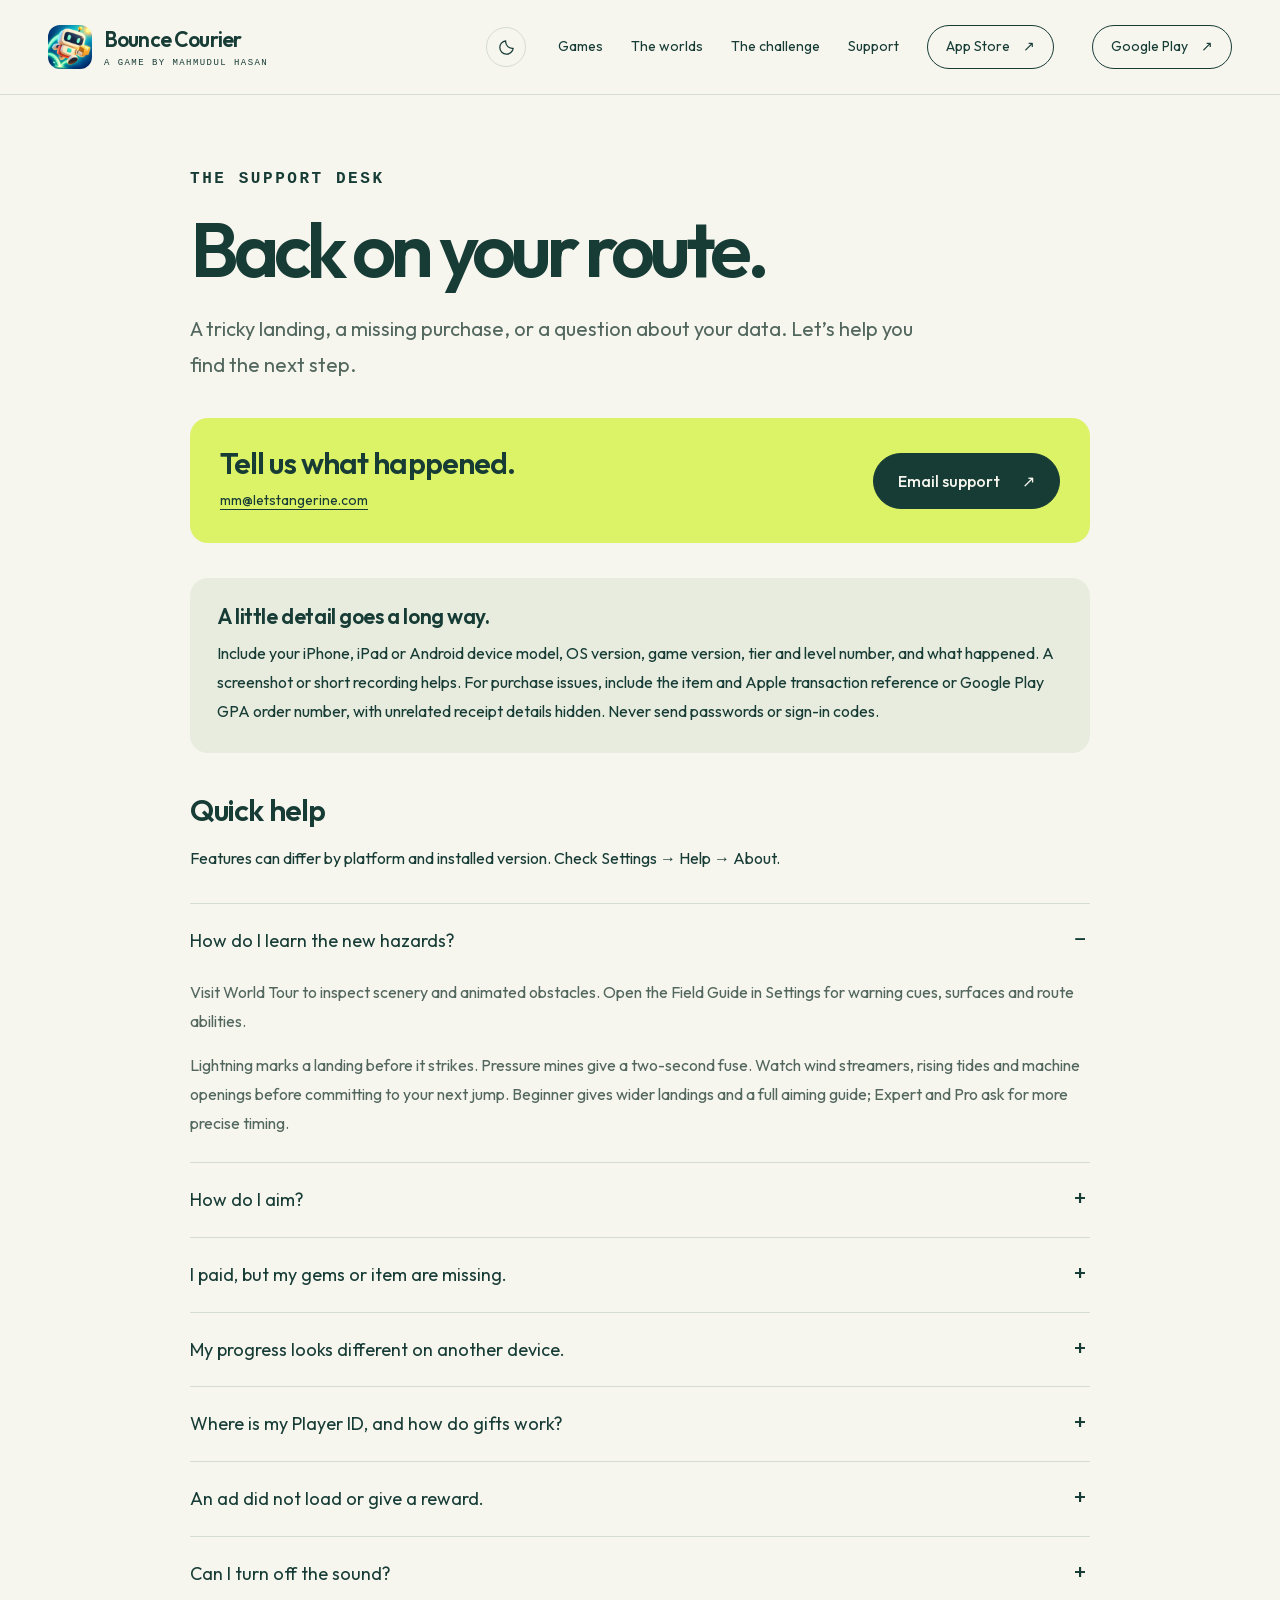
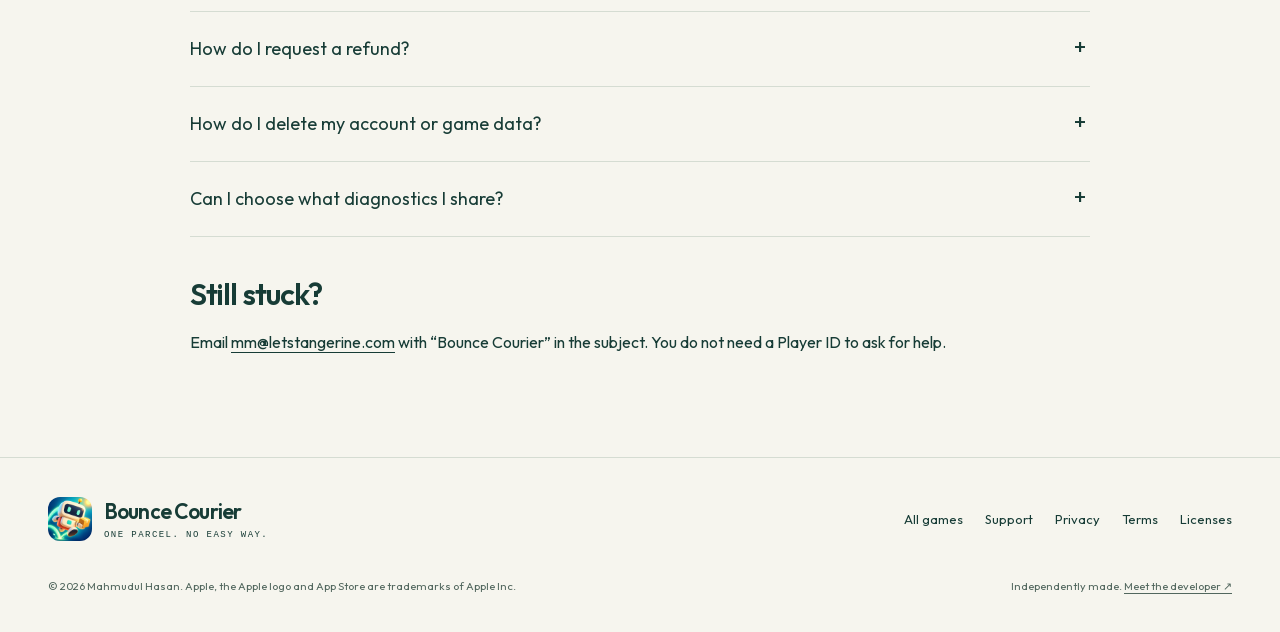
<file: games/bounce-courier/support/index.html>
<!doctype html>
<html lang="en"><head><meta charset="utf-8"><meta name="viewport" content="width=device-width, initial-scale=1"><title>Support — Bounce Courier</title><meta name="description" content="Help with Bounce Courier controls, new hazards, purchases, gems, Player IDs, support gifts and privacy requests."><link rel="canonical" href="https://www.mahmudulhasan.me/games/bounce-courier/support/"><link rel="icon" type="image/png" href="/games/bounce-courier/assets/favicon-32.png"><link rel="apple-touch-icon" href="/games/bounce-courier/assets/apple-touch-icon.png"><meta property="og:type" content="website"><meta property="og:title" content="Support — Bounce Courier"><meta property="og:description" content="Help with Bounce Courier controls, new hazards, purchases, gems, Player IDs, support gifts and privacy requests."><meta property="og:url" content="https://www.mahmudulhasan.me/games/bounce-courier/support/"><meta property="og:image" content="https://www.mahmudulhasan.me/games/bounce-courier/assets/social-cataract-pass-1200.jpg"><meta property="og:image:alt" content="Bounce Courier: a robot courier crossing a waterfall gorge"><meta name="twitter:card" content="summary_large_image"><meta name="theme-color" content="#f6f5ee" data-light="#f6f5ee" data-dark="#0f201b"><script src="/theme.js?v=1"></script><link rel="stylesheet" href="/theme.css?v=1"><link rel="stylesheet" href="/games/bounce-courier/site.css?v=theme-1"><link rel="preload" href="/games/bounce-courier/assets/fonts/outfit-latin-variable.woff2" as="font" type="font/woff2" crossorigin><script src="/games/bounce-courier/site.js?v=retina-2" defer></script><noscript><style>.nav-menu,.image-tools,.world-tools,.tier-tabs,.world-tabs{display:none}.nav-links{display:flex;flex-wrap:wrap}.tier-panel[hidden]{display:block!important;margin-top:18px}</style></noscript><style>.android-store{margin-inline-start:.6rem}.nav-links{flex-wrap:wrap}</style></head><body>
<a class="skip-link" href="#main">Skip to content</a>
<header class="site-header"><nav class="container nav " aria-label="Main navigation">
<a class="brand" href="/games/bounce-courier/"><img src="/games/bounce-courier/assets/app-icon-256.webp" width="44" height="44" alt=""><span>Bounce Courier<small>A game by Mahmudul Hasan</small></span></a>
<button class="theme-button" type="button" data-theme-toggle aria-label="Dark mode" aria-pressed="false" title="Switch to dark mode"><svg class="theme-moon" viewBox="0 0 24 24" aria-hidden="true"><path d="M20.5 13a8.5 8.5 0 0 1-9.5-9.5A8.5 8.5 0 1 0 20.5 13Z"/></svg><svg class="theme-sun" viewBox="0 0 24 24" aria-hidden="true"><circle cx="12" cy="12" r="4"/><path d="M12 2v2m0 16v2M2 12h2m16 0h2M4.9 4.9l1.4 1.4m11.4 11.4 1.4 1.4M4.9 19.1l1.4-1.4M17.7 6.3l1.4-1.4"/></svg></button>
<button class="nav-menu" aria-expanded="false" aria-controls="site-navigation">Menu +</button>
<div class="nav-links" id="site-navigation"><a href="/games/">Games</a><a href="/games/bounce-courier/#worlds">The worlds</a><a href="/games/bounce-courier/#challenge">The challenge</a><a href="/games/bounce-courier/support/">Support</a><a class="nav-store" href="https://apps.apple.com/us/app/bounce-courier/id6825351308">App Store <span aria-hidden="true">↗</span></a> <a class="nav-store android-store" href="https://play.google.com/store/apps/details?id=me.mahmudulhasan.bouncecourier">Google Play <span aria-hidden="true">↗</span></a></div>
</nav></header>
<main id="main" class="container article"><p class="eyebrow">The support desk</p><h1>Back on your route.</h1><p class="lede">A tricky landing, a missing purchase, or a question about your data. Let’s help you find the next step.</p><div class="support-contact"><div><h2>Tell us what happened.</h2><p><a href="mailto:mm@letstangerine.com">mm@letstangerine.com</a></p></div><a class="button" href="mailto:mm@letstangerine.com?subject=Bounce%20Courier%20support">Email support <span aria-hidden="true">↗</span></a></div><div class="support-info"><h3>A little detail goes a long way.</h3><p>Include your iPhone, iPad or Android device model, OS version, game version, tier and level number, and what happened. A screenshot or short recording helps. For purchase issues, include the item and Apple transaction reference or Google Play GPA order number, with unrelated receipt details hidden. Never send passwords or sign-in codes.</p></div><h2>Quick help</h2><p>Features can differ by platform and installed version. Check Settings → Help → About.</p><div class="faq-list">
<details open><summary id="field-guide">How do I learn the new hazards?</summary><div><p>Visit World Tour to inspect scenery and animated obstacles. Open the Field Guide in Settings for warning cues, surfaces and route abilities.</p><p>Lightning marks a landing before it strikes. Pressure mines give a two-second fuse. Watch wind streamers, rising tides and machine openings before committing to your next jump. Beginner gives wider landings and a full aiming guide; Expert and Pro ask for more precise timing.</p></div></details>
<details><summary>How do I aim?</summary><div><p>Drag to aim, then release to launch. The aim controls offer direction and power sliders as an alternative. Replay the tutorial from Settings if you need a refresher. Include the tier and level if a landing or obstacle seems wrong.</p></div></details>
<details><summary>I paid, but my gems or item are missing.</summary><div><p>Open the Gem Shop and choose Restore purchases. Use the Apple Account that made the purchase and check for a pending approval. Restore purchases recovers eligible benefits; it does not refill gems already spent.</p><p>On iOS, the game supports a secure device wallet without iCloud. If your wallet has already moved to iCloud, reconnect the original iCloud account and refresh the balance. If Apple charged you and the item is still missing, email us before buying it again.</p><h3>Android</h3><p>Use the Google account that made the purchase in the Play Store, reconnect to the internet, then reopen the Gem Shop. Restore purchases refreshes eligible permanent benefits and unfinished delivery; it does not refill spent gems. A pending payment is delivered only after Google confirms it. If charged without delivery, send the GPA order number to Support before buying again. Do not send passwords, full payment details or purchase tokens.</p></div></details>
<details><summary>My progress looks different on another device.</summary><div><p>Check the selected tier: Beginner, Expert and Pro keep separate progress. For supported cloud sync, use the same iCloud account on both devices, connect to the internet and enable progress sync in Settings. Gem-wallet sync is separate from progress sync. A Player ID is a support reference, not a replacement for your iCloud wallet.</p><p>Contact us before deleting the app or resetting data while a sync issue is unresolved.</p><h3>Android</h3><p>In Courier HQ → Progress, choose Link Android saves with the same Play Games account on your Android devices. Linking is optional and is separate from getting a Player ID. Linked progress and eligible gems synchronize through the game’s Firebase service; spending linked gems needs a connection. Guest progress and gems stay on that device until linked. iOS and Android do not share gem balances. Uninstalling before linking can lose local data.</p></div></details>
<details><summary>Where is my Player ID, and how do gifts work?</summary><div><p>On iOS, open Settings → Progress, connect Game Center and choose Get Player ID. Tap your displayed BC code to copy it, then include it in your support message. Choose Check for gifts to receive an authorized support gift.</p><p>Support gifts are free and never charge your Apple account. A public Player ID cannot sign in to your account. Gifts do not create an App Store purchase, and a gem gift cannot be repeatedly claimed or restored into another wallet.</p><h3>Android</h3><p>Open Courier HQ → Help → Get Player ID and connect Play Games. Tap the BC code to copy it, then choose Check for gifts. Receiving a gift does not enable cloud saves automatically. Gifts do not charge your Google Play account or create a store purchase; duplicate delivery is prevented.</p></div></details>
<details><summary>An ad did not load or give a reward.</summary><div><p>Check your connection and try again later. Ads depend on provider availability and your privacy choices. A reward arrives after the ad service confirms that the reward requirements were completed; closing early may not earn it. Normal play and free retries remain available.</p><p>For a repeated problem, send the time, game version, device and ad type. Use the ad’s reporting control, where available, to report an inappropriate ad.</p></div></details>
<details><summary>Can I turn off the sound?</summary><div><p>Yes. Adjust World sounds and Sound effects separately in Settings, along with haptics. The new worlds use subtle ambience rather than background music. Check Silent Mode, media volume and Bluetooth output if you cannot hear the game.</p></div></details>
<details><summary>How do I request a refund?</summary><div><p>For purchases billed by Apple, use <a href="https://reportaproblem.apple.com/">Apple’s refund service</a>. Apple handles the request under its process and your applicable consumer rights. Contact us if you only need help receiving an item.</p><h3>Android</h3><p>For Google Play purchases, use <a href="https://support.google.com/googleplay/answer/2479637">Google Play’s refund guidance</a> or contact Support with the GPA order number. Eligibility depends on the applicable process and consumer rights. A reversed transaction can adjust the corresponding gem credit or benefit.</p></div></details>
<details><summary>How do I delete my account or game data?</summary><div><p>On iOS, Settings → Progress → Delete game account &amp; data removes a connected Player ID support account before erasing the described game data. Use the same Game Center account and read the confirmation: this can forfeit unspent gems. A cloud-wallet deletion needs a successful connection.</p><p>Reset progress is a separate action that keeps gems and purchases. Existing Apple purchases and Game Center records are not deleted by the game. See the <a href="../privacy/#deletion">privacy policy</a> for scope, retention and request details, or email us for help.</p><h3>Android</h3><p>Use Courier HQ → Progress → Delete game account &amp; data. Read the confirmation before continuing: deletion can remove linked progress and forfeit unspent gems. It coordinates game-controlled cloud, Player ID and purchase-account deletion before local erasure; a failed online step can be retried. It does not delete your Google Account, Google Play purchase history or Play Games records. Minimum financial, security and duplicate-delivery records may remain as explained in the privacy policy. Immediate relinking of a deleted cloud identity is not supported.</p><p>You can also <a href="../privacy/#requests">request account and data deletion on this website</a>, without reinstalling the game. A Player ID is helpful but is not required to contact Support.</p></div></details>
<details><summary>Can I choose what diagnostics I share?</summary><div><p>On Android, Courier HQ → Progress has separate optional analytics and crash-reporting choices, both off initially. A local playtest notebook can also be exported as CSV through the Android share sheet. Creating a CSV does not send it to Support automatically. See the privacy policy for other operational processing that does not depend on those choices.</p></div></details></div><h2>Still stuck?</h2><p>Email <a href="mailto:mm@letstangerine.com?subject=Bounce%20Courier%20support">mm@letstangerine.com</a> with “Bounce Courier” in the subject. You do not need a Player ID to ask for help.</p></main>
<footer class="site-footer"><div class="container"><div class="footer-top"><a href="/games/bounce-courier/" class="brand"><img src="/games/bounce-courier/assets/app-icon-256.webp" width="44" height="44" alt=""><span>Bounce Courier<small>One parcel. No easy way.</small></span></a><nav class="footer-links" aria-label="Footer"><a href="/games/">All games</a><a href="/games/bounce-courier/support/">Support</a><a href="/games/bounce-courier/privacy/">Privacy</a><a href="/games/bounce-courier/terms/">Terms</a><a href="/games/bounce-courier/licenses/">Licenses</a></nav></div><div class="footer-bottom"><p>© 2026 Mahmudul Hasan. Apple, the Apple logo and App Store are trademarks of Apple Inc.</p><span>Independently made. <a href="/">Meet the developer ↗</a></span></div></div></footer>
</body></html>
</file>
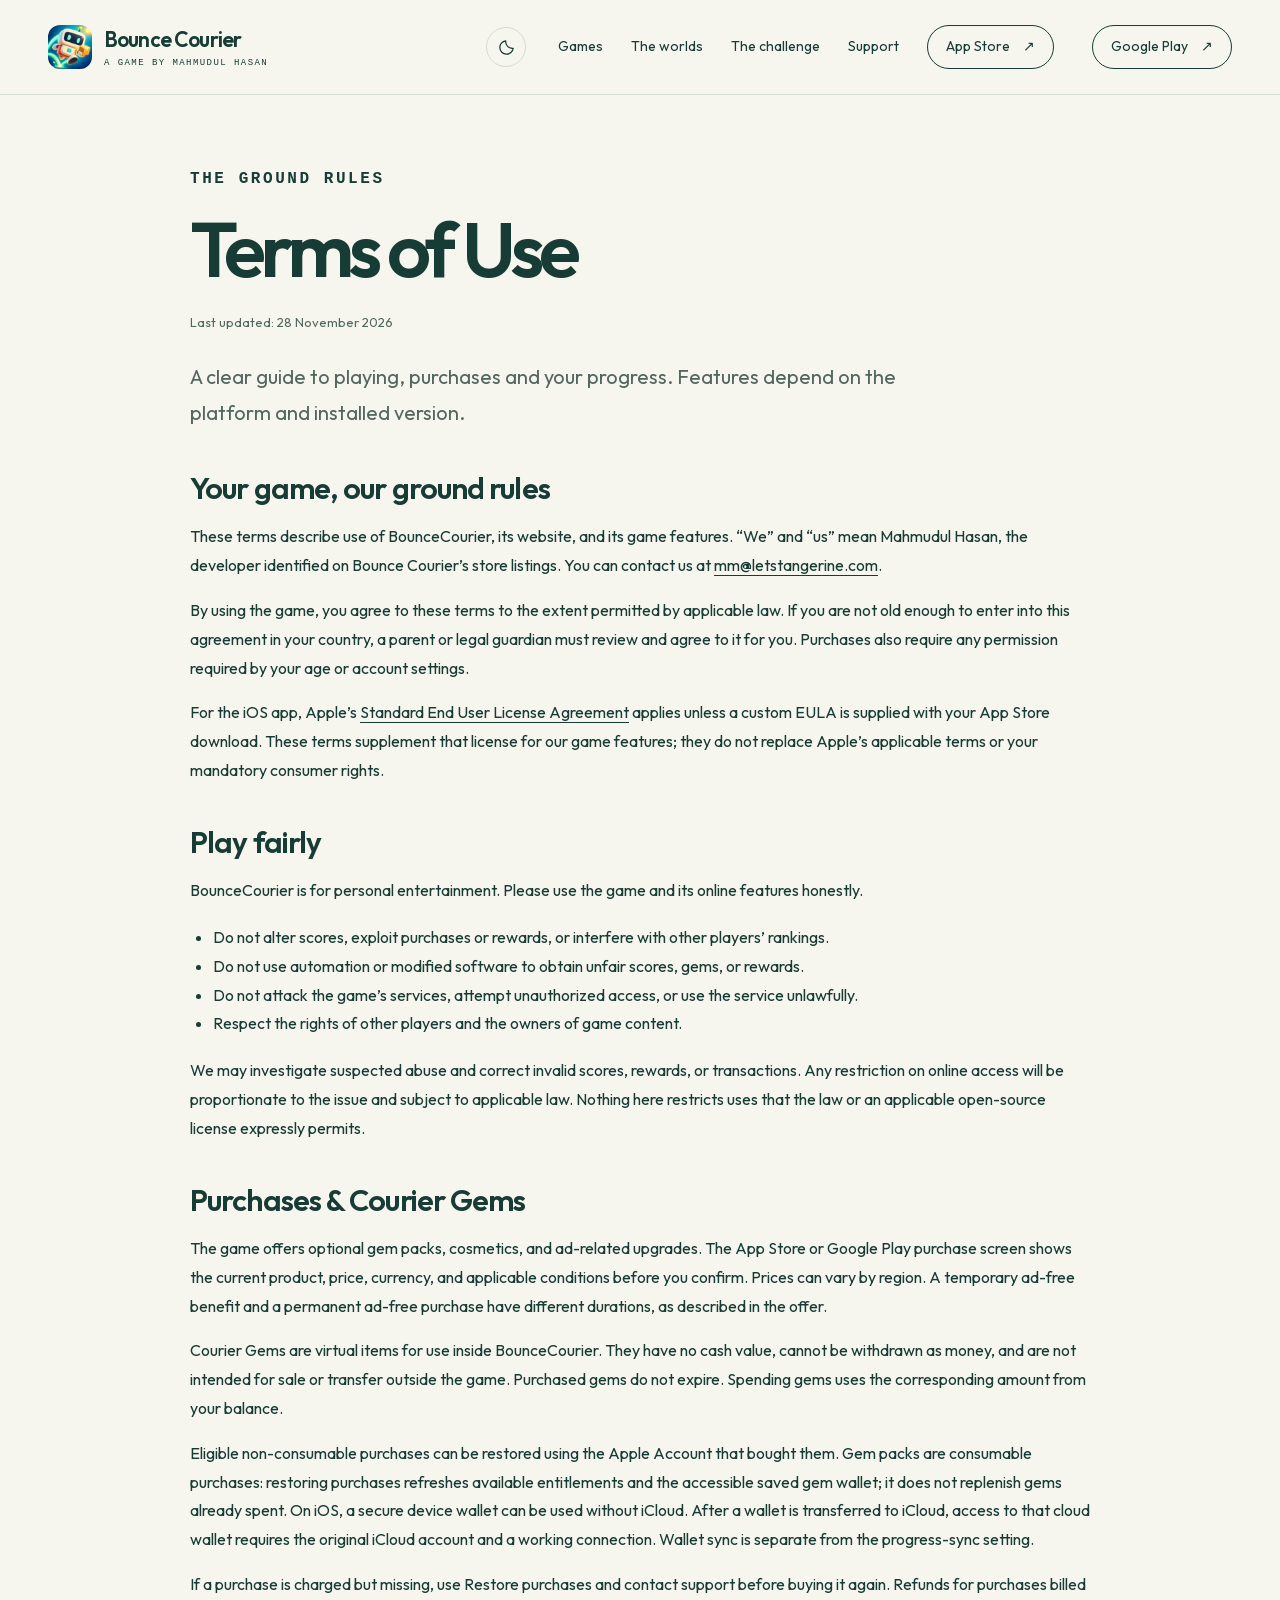
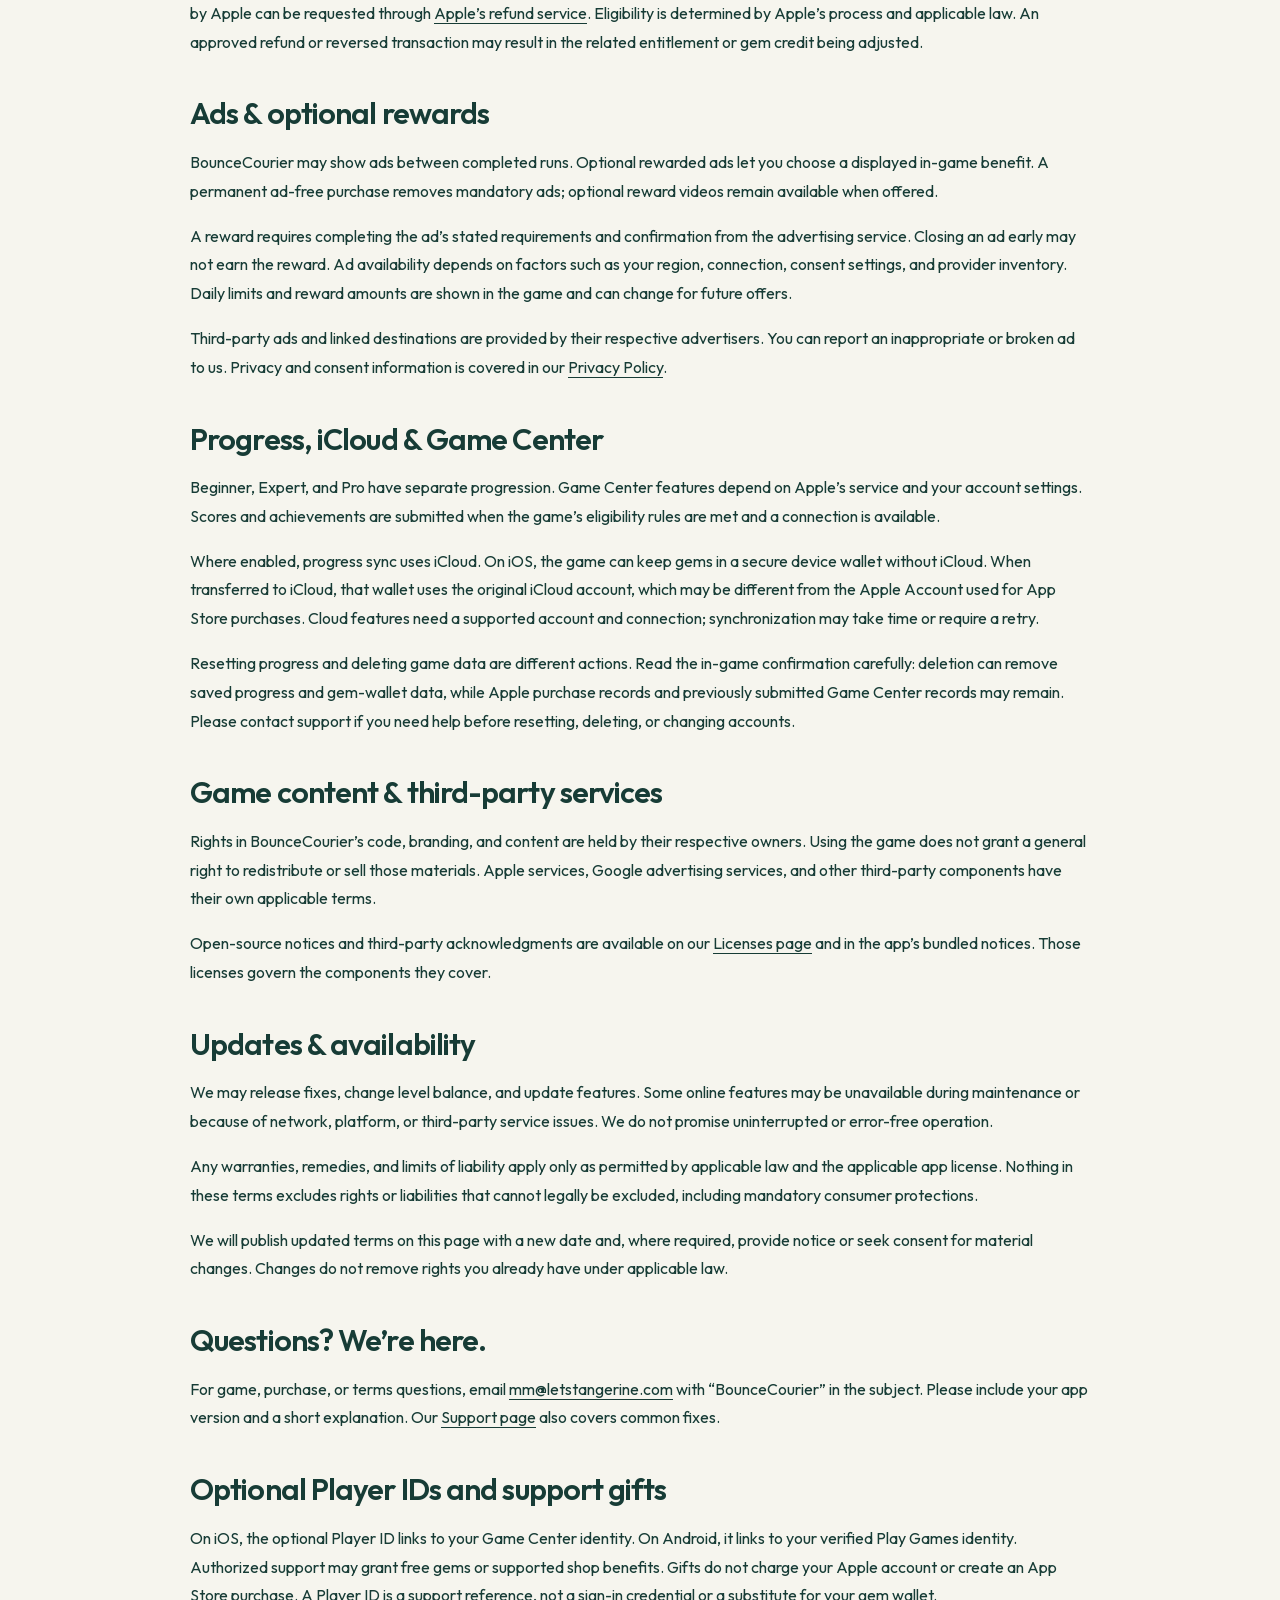
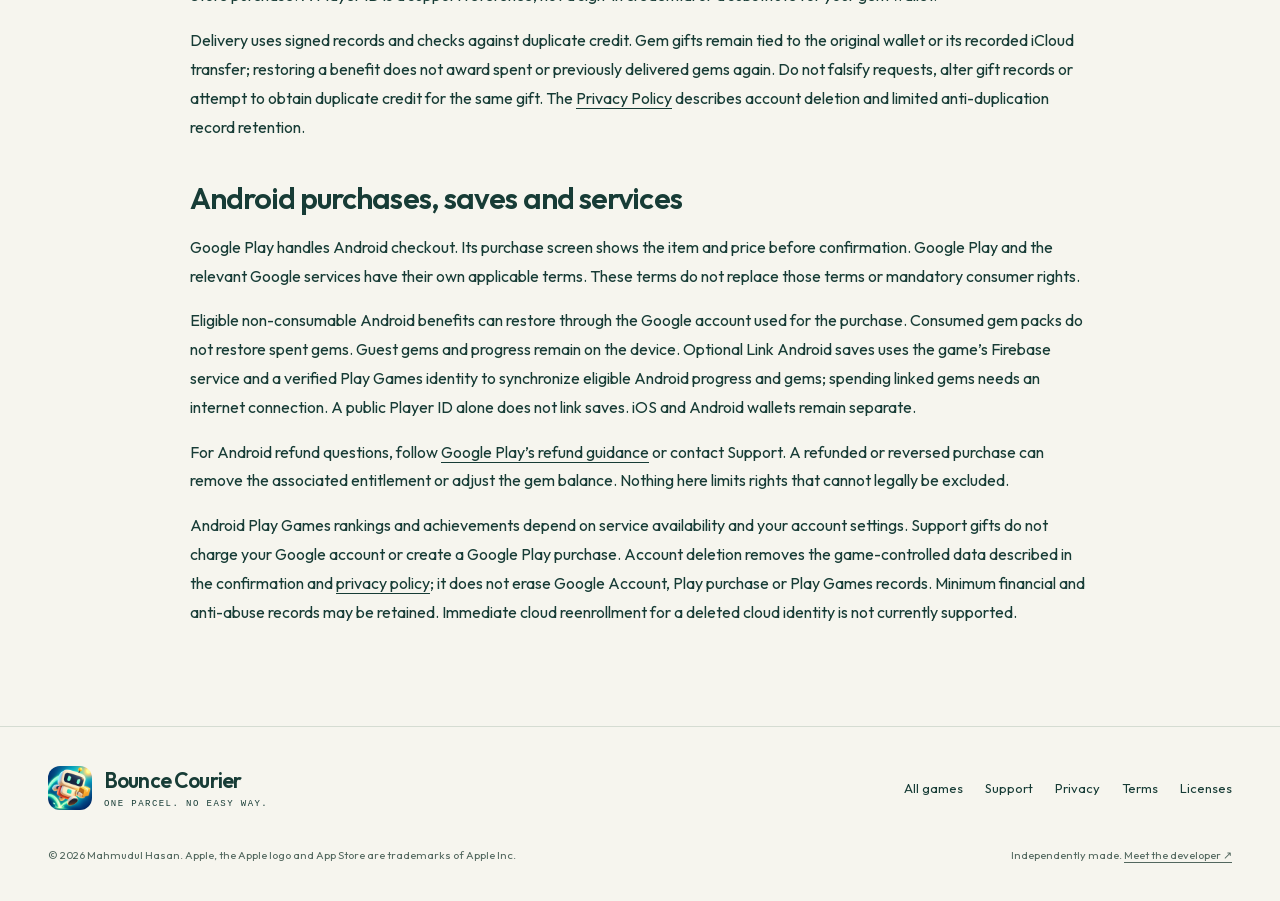
<file: games/bounce-courier/terms/index.html>
<!doctype html>
<html lang="en"><head><meta charset="utf-8"><meta name="viewport" content="width=device-width, initial-scale=1"><title>Terms of Use — Bounce Courier</title><meta name="description" content="Terms for playing Bounce Courier, optional purchases, Courier Gems, advertising, progress and support gifts."><link rel="canonical" href="https://www.mahmudulhasan.me/games/bounce-courier/terms/"><link rel="icon" type="image/png" href="/games/bounce-courier/assets/favicon-32.png"><link rel="apple-touch-icon" href="/games/bounce-courier/assets/apple-touch-icon.png"><meta property="og:type" content="website"><meta property="og:title" content="Terms of Use — Bounce Courier"><meta property="og:description" content="Terms for playing Bounce Courier, optional purchases, Courier Gems, advertising, progress and support gifts."><meta property="og:url" content="https://www.mahmudulhasan.me/games/bounce-courier/terms/"><meta property="og:image" content="https://www.mahmudulhasan.me/games/bounce-courier/assets/social-cataract-pass-1200.jpg"><meta property="og:image:alt" content="Bounce Courier: a robot courier crossing a waterfall gorge"><meta name="twitter:card" content="summary_large_image"><meta name="theme-color" content="#f6f5ee" data-light="#f6f5ee" data-dark="#0f201b"><script src="/theme.js?v=1"></script><link rel="stylesheet" href="/theme.css?v=1"><link rel="stylesheet" href="/games/bounce-courier/site.css?v=theme-1"><link rel="preload" href="/games/bounce-courier/assets/fonts/outfit-latin-variable.woff2" as="font" type="font/woff2" crossorigin><script src="/games/bounce-courier/site.js?v=retina-2" defer></script><noscript><style>.nav-menu,.image-tools,.world-tools,.tier-tabs,.world-tabs{display:none}.nav-links{display:flex;flex-wrap:wrap}.tier-panel[hidden]{display:block!important;margin-top:18px}</style></noscript><style>.android-store{margin-inline-start:.6rem}.nav-links{flex-wrap:wrap}</style></head><body>
<a class="skip-link" href="#main">Skip to content</a>
<header class="site-header"><nav class="container nav " aria-label="Main navigation">
<a class="brand" href="/games/bounce-courier/"><img src="/games/bounce-courier/assets/app-icon-256.webp" width="44" height="44" alt=""><span>Bounce Courier<small>A game by Mahmudul Hasan</small></span></a>
<button class="theme-button" type="button" data-theme-toggle aria-label="Dark mode" aria-pressed="false" title="Switch to dark mode"><svg class="theme-moon" viewBox="0 0 24 24" aria-hidden="true"><path d="M20.5 13a8.5 8.5 0 0 1-9.5-9.5A8.5 8.5 0 1 0 20.5 13Z"/></svg><svg class="theme-sun" viewBox="0 0 24 24" aria-hidden="true"><circle cx="12" cy="12" r="4"/><path d="M12 2v2m0 16v2M2 12h2m16 0h2M4.9 4.9l1.4 1.4m11.4 11.4 1.4 1.4M4.9 19.1l1.4-1.4M17.7 6.3l1.4-1.4"/></svg></button>
<button class="nav-menu" aria-expanded="false" aria-controls="site-navigation">Menu +</button>
<div class="nav-links" id="site-navigation"><a href="/games/">Games</a><a href="/games/bounce-courier/#worlds">The worlds</a><a href="/games/bounce-courier/#challenge">The challenge</a><a href="/games/bounce-courier/support/">Support</a><a class="nav-store" href="https://apps.apple.com/us/app/bounce-courier/id6825351308">App Store <span aria-hidden="true">↗</span></a> <a class="nav-store android-store" href="https://play.google.com/store/apps/details?id=me.mahmudulhasan.bouncecourier">Google Play <span aria-hidden="true">↗</span></a></div>
</nav></header>
<main id="main" class="container article"><p class="eyebrow">The ground rules</p><h1>Terms of Use</h1><p class="policy-date">Last updated: 28 November 2026</p><p class="lede">A clear guide to playing, purchases and your progress. Features depend on the platform and installed version.</p><section id="welcome"><h2>Your game, our ground rules</h2><p>These terms describe use of BounceCourier, its website, and its game features. “We” and “us” mean Mahmudul Hasan, the developer identified on Bounce Courier’s store listings. You can contact us at <a href="mailto:mm@letstangerine.com">mm@letstangerine.com</a>.</p><p>By using the game, you agree to these terms to the extent permitted by applicable law. If you are not old enough to enter into this agreement in your country, a parent or legal guardian must review and agree to it for you. Purchases also require any permission required by your age or account settings.</p><p>For the iOS app, Apple’s <a href="https://www.apple.com/legal/internet-services/itunes/dev/stdeula/">Standard End User License Agreement</a> applies unless a custom EULA is supplied with your App Store download. These terms supplement that license for our game features; they do not replace Apple’s applicable terms or your mandatory consumer rights.</p></section>
<section id="play"><h2>Play fairly</h2><p>BounceCourier is for personal entertainment. Please use the game and its online features honestly.</p><ul><li>Do not alter scores, exploit purchases or rewards, or interfere with other players’ rankings.</li><li>Do not use automation or modified software to obtain unfair scores, gems, or rewards.</li><li>Do not attack the game’s services, attempt unauthorized access, or use the service unlawfully.</li><li>Respect the rights of other players and the owners of game content.</li></ul><p>We may investigate suspected abuse and correct invalid scores, rewards, or transactions. Any restriction on online access will be proportionate to the issue and subject to applicable law. Nothing here restricts uses that the law or an applicable open-source license expressly permits.</p></section>
<section id="purchases"><h2>Purchases & Courier Gems</h2><p>The game offers optional gem packs, cosmetics, and ad-related upgrades. The App Store or Google Play purchase screen shows the current product, price, currency, and applicable conditions before you confirm. Prices can vary by region. A temporary ad-free benefit and a permanent ad-free purchase have different durations, as described in the offer.</p><p>Courier Gems are virtual items for use inside BounceCourier. They have no cash value, cannot be withdrawn as money, and are not intended for sale or transfer outside the game. Purchased gems do not expire. Spending gems uses the corresponding amount from your balance.</p><p>Eligible non-consumable purchases can be restored using the Apple Account that bought them. Gem packs are consumable purchases: restoring purchases refreshes available entitlements and the accessible saved gem wallet; it does not replenish gems already spent. On iOS, a secure device wallet can be used without iCloud. After a wallet is transferred to iCloud, access to that cloud wallet requires the original iCloud account and a working connection. Wallet sync is separate from the progress-sync setting.</p><p>If a purchase is charged but missing, use Restore purchases and contact support before buying it again. Refunds for purchases billed by Apple can be requested through <a href="https://reportaproblem.apple.com/">Apple’s refund service</a>. Eligibility is determined by Apple’s process and applicable law. An approved refund or reversed transaction may result in the related entitlement or gem credit being adjusted.</p></section>
<section id="ads"><h2>Ads & optional rewards</h2><p>BounceCourier may show ads between completed runs. Optional rewarded ads let you choose a displayed in-game benefit. A permanent ad-free purchase removes mandatory ads; optional reward videos remain available when offered.</p><p>A reward requires completing the ad’s stated requirements and confirmation from the advertising service. Closing an ad early may not earn the reward. Ad availability depends on factors such as your region, connection, consent settings, and provider inventory. Daily limits and reward amounts are shown in the game and can change for future offers.</p><p>Third-party ads and linked destinations are provided by their respective advertisers. You can report an inappropriate or broken ad to us. Privacy and consent information is covered in our <a href="../privacy/">Privacy Policy</a>.</p></section>
<section id="progress"><h2>Progress, iCloud & Game Center</h2><p>Beginner, Expert, and Pro have separate progression. Game Center features depend on Apple’s service and your account settings. Scores and achievements are submitted when the game’s eligibility rules are met and a connection is available.</p><p>Where enabled, progress sync uses iCloud. On iOS, the game can keep gems in a secure device wallet without iCloud. When transferred to iCloud, that wallet uses the original iCloud account, which may be different from the Apple Account used for App Store purchases. Cloud features need a supported account and connection; synchronization may take time or require a retry.</p><p>Resetting progress and deleting game data are different actions. Read the in-game confirmation carefully: deletion can remove saved progress and gem-wallet data, while Apple purchase records and previously submitted Game Center records may remain. Please contact support if you need help before resetting, deleting, or changing accounts.</p></section>
<section id="content"><h2>Game content & third-party services</h2><p>Rights in BounceCourier’s code, branding, and content are held by their respective owners. Using the game does not grant a general right to redistribute or sell those materials. Apple services, Google advertising services, and other third-party components have their own applicable terms.</p><p>Open-source notices and third-party acknowledgments are available on our <a href="../licenses/">Licenses page</a> and in the app’s bundled notices. Those licenses govern the components they cover.</p></section>
<section id="availability"><h2>Updates & availability</h2><p>We may release fixes, change level balance, and update features. Some online features may be unavailable during maintenance or because of network, platform, or third-party service issues. We do not promise uninterrupted or error-free operation.</p><p>Any warranties, remedies, and limits of liability apply only as permitted by applicable law and the applicable app license. Nothing in these terms excludes rights or liabilities that cannot legally be excluded, including mandatory consumer protections.</p><p>We will publish updated terms on this page with a new date and, where required, provide notice or seek consent for material changes. Changes do not remove rights you already have under applicable law.</p></section>
<section id="contact"><h2>Questions? We’re here.</h2><p>For game, purchase, or terms questions, email <a href="mailto:mm@letstangerine.com?subject=BounceCourier%20terms%20question">mm@letstangerine.com</a> with “BounceCourier” in the subject. Please include your app version and a short explanation. Our <a href="../support/">Support page</a> also covers common fixes.</p></section><section><h2>Optional Player IDs and support gifts</h2><p>On iOS, the optional Player ID links to your Game Center identity. On Android, it links to your verified Play Games identity. Authorized support may grant free gems or supported shop benefits. Gifts do not charge your Apple account or create an App Store purchase. A Player ID is a support reference, not a sign-in credential or a substitute for your gem wallet.</p><p>Delivery uses signed records and checks against duplicate credit. Gem gifts remain tied to the original wallet or its recorded iCloud transfer; restoring a benefit does not award spent or previously delivered gems again. Do not falsify requests, alter gift records or attempt to obtain duplicate credit for the same gift. The <a href="../privacy/">Privacy Policy</a> describes account deletion and limited anti-duplication record retention.</p></section><section id="android"><h2>Android purchases, saves and services</h2><p>Google Play handles Android checkout. Its purchase screen shows the item and price before confirmation. Google Play and the relevant Google services have their own applicable terms. These terms do not replace those terms or mandatory consumer rights.</p><p>Eligible non-consumable Android benefits can restore through the Google account used for the purchase. Consumed gem packs do not restore spent gems. Guest gems and progress remain on the device. Optional Link Android saves uses the game’s Firebase service and a verified Play Games identity to synchronize eligible Android progress and gems; spending linked gems needs an internet connection. A public Player ID alone does not link saves. iOS and Android wallets remain separate.</p><p>For Android refund questions, follow <a href="https://support.google.com/googleplay/answer/2479637">Google Play’s refund guidance</a> or contact Support. A refunded or reversed purchase can remove the associated entitlement or adjust the gem balance. Nothing here limits rights that cannot legally be excluded.</p><p>Android Play Games rankings and achievements depend on service availability and your account settings. Support gifts do not charge your Google account or create a Google Play purchase. Account deletion removes the game-controlled data described in the confirmation and <a href="../privacy/#deletion">privacy policy</a>; it does not erase Google Account, Play purchase or Play Games records. Minimum financial and anti-abuse records may be retained. Immediate cloud reenrollment for a deleted cloud identity is not currently supported.</p></section></main>
<footer class="site-footer"><div class="container"><div class="footer-top"><a href="/games/bounce-courier/" class="brand"><img src="/games/bounce-courier/assets/app-icon-256.webp" width="44" height="44" alt=""><span>Bounce Courier<small>One parcel. No easy way.</small></span></a><nav class="footer-links" aria-label="Footer"><a href="/games/">All games</a><a href="/games/bounce-courier/support/">Support</a><a href="/games/bounce-courier/privacy/">Privacy</a><a href="/games/bounce-courier/terms/">Terms</a><a href="/games/bounce-courier/licenses/">Licenses</a></nav></div><div class="footer-bottom"><p>© 2026 Mahmudul Hasan. Apple, the Apple logo and App Store are trademarks of Apple Inc.</p><span>Independently made. <a href="/">Meet the developer ↗</a></span></div></div></footer>
</body></html>
</file>
<file: theme.css>
/* One accessible control for the portfolio, catalog, and individual games. */
.theme-button{display:inline-grid;place-items:center;flex-shrink:0;width:40px;height:40px;padding:0;border:1px solid var(--line,var(--border-color,#dedee5));border-radius:50%;background:transparent;color:var(--ink,var(--heading-color,#24253e));cursor:pointer;line-height:1}
.theme-button svg{display:block;width:19px;height:19px;fill:none;stroke:currentColor;stroke-width:1.6;stroke-linecap:round;stroke-linejoin:round}
.theme-button:hover{background:var(--theme-hover,transparent)}
.theme-button:focus-visible{outline:3px solid var(--focus,var(--accent,var(--primary-color,#5d4cb3)));outline-offset:4px}
.theme-button .theme-sun{display:none}
:root[data-theme="dark"] .theme-button .theme-sun{display:block}
:root[data-theme="dark"] .theme-button .theme-moon{display:none}
:root:not([data-theme]) .theme-button{display:none}
@media(max-width:760px){.theme-button{width:44px;height:44px}}
</file>
<file: styles.css>
/* Variables & Reset */
:root {
    /* Premium Palette */
    --bg-color: rgb(247 248 250);
    --text-color: #334155;
    --heading-color: #0f172a;
    --card-bg: rgba(255, 255, 255, 0.8);
    --glass-border: rgba(255, 255, 255, 0.5);

    /* Brand Colors */
    --primary-color: #4f46e5;
    --primary-dark: #4338ca;
    --accent-color: #818cf8;
    --gradient-primary: linear-gradient(135deg, #4f46e5 0%, #818cf8 100%);
    --gradient-glow: radial-gradient(circle at 50% 50%, rgba(79, 70, 229, 0.15) 0%, transparent 70%);

    /* UI Elements */
    --nav-bg: rgba(255, 255, 255, 0.7);
    --border-color: rgba(226, 232, 240, 0.8);

    /* Shadows & Glows */
    --shadow-sm: 0 2px 4px rgba(0, 0, 0, 0.05);
    --shadow-md: 0 8px 16px rgba(0, 0, 0, 0.05);
    --shadow-lg: 0 20px 40px rgba(0, 0, 0, 0.08);
    --glow-text: 0 0 20px rgba(79, 70, 229, 0.3);

    /* Hero Specific */
    --hero-bg: #f8fafc;
    --hero-text: #0f172a;
    --hero-subtitle: #475569;

    /* Animations */
    --ease-out-back: cubic-bezier(0.34, 1.56, 0.64, 1);
}

:root[data-theme="dark"] {
    /* Dark Premium */
    --bg-color: #030712;
    /* Deepest slate */
    --text-color: #94a3b8;
    --heading-color: #f8fafc;
    --card-bg: rgba(17, 24, 39, 0.6);
    --glass-border: rgba(255, 255, 255, 0.08);

    --primary-color: #818cf8;
    --primary-dark: #6366f1;
    --accent-color: #a5b4fc;
    --gradient-primary: linear-gradient(135deg, #6366f1 0%, #818cf8 100%);
    --gradient-glow: radial-gradient(circle at 50% 50%, rgba(99, 102, 241, 0.15) 0%, transparent 70%);

    --nav-bg: rgba(3, 7, 18, 0.7);
    --border-color: rgba(51, 65, 85, 0.5);

    --shadow-sm: 0 2px 4px rgba(0, 0, 0, 0.3);
    --shadow-md: 0 8px 16px rgba(0, 0, 0, 0.4);
    --shadow-lg: 0 20px 40px rgba(0, 0, 0, 0.5);
    --glow-text: 0 0 25px rgba(129, 140, 248, 0.4);

    --hero-bg: #030712;
    --hero-text: #ffffff;
    --hero-subtitle: #cbd5e1;
}

:root[data-theme="dark"] .project-metric {
    background: rgba(15, 23, 42, 0.55);
    border-color: rgba(148, 163, 184, 0.12);
}

:root[data-theme="dark"] .project-eyebrow {
    color: #d1fae5;
    background: rgba(6, 78, 59, 0.45);
    border-color: rgba(16, 185, 129, 0.35);
}

* {
    margin: 0;
    padding: 0;
    box-sizing: border-box;
}

html {
    scroll-behavior: smooth;
    font-size: 16px;
}

body {
    font-family: 'Inter', sans-serif;
    line-height: 1.6;
    color: var(--text-color);
    background: var(--bg-color);
    transition: background-color 0.5s ease, color 0.5s ease;
    overflow-x: hidden;
}

.container {
    max-width: 1200px;
    margin: 0 auto;
    padding: 0 24px;
}

/* Branding - Monogram */
.brand-container {
    position: fixed;
    top: 2rem;
    left: 2rem;
    z-index: 1000;
}

.monogram {
    width: 50px;
    height: 50px;
    background: var(--card-bg);
    backdrop-filter: blur(10px);
    border: 1px solid var(--glass-border);
    border-radius: 12px;
    display: flex;
    align-items: center;
    justify-content: center;
    font-weight: 900;
    font-size: 1.2rem;
    color: var(--heading-color);
    box-shadow: var(--shadow-sm);
    transition: all 0.3s var(--ease-out-back);
    cursor: default;
}

.monogram:hover {
    transform: rotate(10deg) scale(1.1);
    border-color: var(--primary-color);
    color: var(--primary-color);
    box-shadow: 0 0 15px rgba(79, 70, 229, 0.3);
}

/* Floating Dock Navigation */
.dock-container {
    position: fixed;
    bottom: 2rem;
    left: 50%;
    transform: translateX(-50%);
    z-index: 1000;
    width: auto;
}

.dock {
    display: flex;
    align-items: center;
    gap: 0.5rem;
    background: rgba(255, 255, 255, 0.2);
    backdrop-filter: blur(20px);
    -webkit-backdrop-filter: blur(20px);
    padding: 0.8rem 1rem;
    border-radius: 24px;
    border: 1px solid var(--glass-border);
    box-shadow: var(--shadow-lg);
    list-style: none;
}

:root[data-theme="dark"] .dock {
    background: rgba(0, 0, 0, 0.3);
}

.dock-item {
    position: relative;
    transition: 0.3s;
}

.dock-item a,
.dock-btn {
    display: flex;
    align-items: center;
    justify-content: center;
    width: 45px;
    height: 45px;
    border-radius: 12px;
    color: var(--text-color);
    font-size: 1.2rem;
    transition: all 0.3s var(--ease-out-back);
    background: transparent;
    border: none;
    cursor: pointer;
    text-decoration: none;
    position: relative;
}

.dock-item:hover a,
.dock-item:hover .dock-btn {
    background: var(--card-bg);
    transform: translateY(-10px) scale(1.2);
    color: var(--primary-color);
    box-shadow: 0 5px 15px rgba(0, 0, 0, 0.1);
}

.dock-divider {
    width: 1px;
    height: 25px;
    background: var(--border-color);
    margin: 0 0.5rem;
}

/* Dock Tooltips */
.dock-tooltip {
    position: absolute;
    top: -45px;
    left: 50%;
    transform: translateX(-50%) scale(0);
    background: var(--heading-color);
    color: var(--bg-color);
    padding: 0.4rem 0.8rem;
    border-radius: 8px;
    font-size: 0.8rem;
    font-weight: 600;
    opacity: 0;
    transition: all 0.2s ease;
    pointer-events: none;
    white-space: nowrap;
}

.dock-item:hover .dock-tooltip {
    opacity: 1;
    transform: translateX(-50%) scale(1);
    top: -55px;
}

/* Active State */
.dock-item a.active {
    background: rgba(79, 70, 229, 0.1);
    color: var(--primary-color);
}

.dock-item a.active::after {
    content: '';
    position: absolute;
    bottom: 4px;
    width: 4px;
    height: 4px;
    background: var(--primary-color);
    border-radius: 50%;
}

/* Hero Section - The Magic */
.hero {
    min-height: 100vh;
    display: flex;
    align-items: center;
    padding: 120px 0 80px;
    background: var(--hero-bg);
    color: var(--hero-text);
    position: relative;
    overflow: hidden;
}

/* Dynamic Background Glow */
.hero::before {
    content: '';
    position: absolute;
    top: -50%;
    left: -50%;
    width: 200%;
    height: 200%;
    background: radial-gradient(circle at center, var(--primary-color) 0%, transparent 50%);
    opacity: 0.08;
    filter: blur(100px);
    animation: pulseGlow 10s infinite alternate;
    pointer-events: none;
}

@keyframes pulseGlow {
    0% {
        transform: scale(1);
        opacity: 0.05;
    }

    100% {
        transform: scale(1.2);
        opacity: 0.1;
    }
}

.hero-content {
    position: relative;
    z-index: 2;
    text-align: center;
    max-width: 900px;
    margin: 0 auto;
}

.hero h1 {
    font-size: clamp(3.5rem, 8vw, 6rem);
    font-weight: 900;
    line-height: 1.1;
    margin-bottom: 1.5rem;
    letter-spacing: -2px;
    background: linear-gradient(to bottom right, var(--heading-color) 30%, var(--primary-color));
    -webkit-background-clip: text;
    background-clip: text;
    -webkit-text-fill-color: transparent;
    animation: fadeInUp 1s var(--ease-out-back) forwards;
    opacity: 0;
    transform: translateY(30px);
    text-shadow: var(--glow-text);
}

.hero .subtitle {
    font-size: clamp(1.5rem, 4vw, 2rem);
    margin-bottom: 2rem;
    color: var(--hero-subtitle);
    font-weight: 500;
    animation: fadeInUp 1s var(--ease-out-back) 0.2s forwards;
    opacity: 0;
    transform: translateY(30px);
}

.hero .role {
    font-size: clamp(1.8rem, 4.5vw, 2.5rem);
    margin-bottom: 1rem;
    color: var(--primary-color);
    font-weight: 700;
    letter-spacing: 1px;
    text-transform: uppercase;
    animation: fadeInUp 1s var(--ease-out-back) 0.15s forwards;
    opacity: 0;
    transform: translateY(30px);
}



/* Profile Image */
.profile-img-container {
    width: 160px;
    height: 160px;
    margin: 0 auto 2rem;
    position: relative;
    z-index: 10;
    perspective: 1000px;
    animation: fadeInUp 1s var(--ease-out-back) forwards;
    opacity: 0;
    transform: translateY(30px);
}

.profile-float-wrapper {
    width: 100%;
    height: 100%;
    animation: float 6s ease-in-out infinite;
    border-radius: 50%;
    /* Ensure border radius matches if needed, though img has it */
}

.profile-tilt-wrapper {
    width: 100%;
    height: 100%;
    position: relative;
    transform-style: preserve-3d;
}

/* Dynamic Shine Effect */
.profile-img-container::after {
    content: '';
    position: absolute;
    top: 0;
    left: 0;
    right: 0;
    bottom: 0;
    border-radius: 50%;
    background: radial-gradient(circle at var(--x, 50%) var(--y, 50%), rgba(255, 255, 255, 0.4) 0%, transparent 50%);
    z-index: 2;
    pointer-events: none;
    opacity: 0;
    transition: opacity 0.3s ease;
}

.profile-img-container:hover::after {
    opacity: 1;
}

.profile-img {
    width: 100%;
    height: 100%;
    object-fit: cover;
    border-radius: 50%;
    border: 4px solid rgba(255, 255, 255, 0.2);
    box-shadow: var(--shadow-lg), 0 0 30px rgba(79, 70, 229, 0.3);
    transition: transform 0.1s ease;
    backdrop-filter: blur(5px);
    position: relative;
    z-index: 1;
}



@keyframes float {

    0%,
    100% {
        transform: translateY(0);
    }

    50% {
        transform: translateY(-10px);
    }
}


.hero .description {
    font-size: 1.25rem;
    color: var(--text-color);
    margin-bottom: 4rem;
    max-width: 650px;
    margin-left: auto;
    margin-right: auto;
    animation: fadeInUp 1s var(--ease-out-back) 0.4s forwards;
    opacity: 0;
    transform: translateY(30px);
}

/* 3D Stats Cards */
.stats {
    display: flex;
    justify-content: center;
    gap: 2rem;
    margin: 4rem 0;
    flex-wrap: wrap;
    perspective: 1000px;
}

.stat {
    background: var(--card-bg);
    padding: 2rem;
    border-radius: 24px;
    backdrop-filter: blur(12px);
    border: 1px solid var(--glass-border);
    min-width: 180px;
    transition: transform 0.1s ease, box-shadow 0.3s ease;
    animation: fadeInUp 1s var(--ease-out-back) forwards;
    opacity: 0;
    transform: translateY(30px);
    box-shadow: var(--shadow-md);
    position: relative;
    overflow: hidden;
}

/* Shine Effect */
.stat::after {
    content: '';
    position: absolute;
    top: 0;
    left: -100%;
    width: 50%;
    height: 100%;
    background: linear-gradient(to right, transparent, rgba(255, 255, 255, 0.2), transparent);
    transform: skewX(-25deg);
    transition: 0.5s;
}

.stat:hover::after {
    left: 150%;
}

.stat:hover {
    box-shadow: var(--shadow-lg), 0 0 20px rgba(79, 70, 229, 0.2);
    border-color: var(--primary-color);
}

.stat:nth-child(1) {
    animation-delay: 0.6s;
}

.stat:nth-child(2) {
    animation-delay: 0.7s;
}

.stat:nth-child(3) {
    animation-delay: 0.8s;
}

.stat-number {
    font-size: 3rem;
    font-weight: 800;
    display: block;
    background: var(--gradient-primary);
    -webkit-background-clip: text;
    background-clip: text;
    -webkit-text-fill-color: transparent;
    line-height: 1.2;
}

.stat-label {
    font-size: 0.9rem;
    color: var(--text-color);
    margin-top: 0.5rem;
    font-weight: 600;
    text-transform: uppercase;
    letter-spacing: 1px;
}

.social-links {
    display: flex;
    justify-content: center;
    gap: 1.5rem;
    margin-top: 2rem;
    animation: fadeInUp 1s var(--ease-out-back) 1s forwards;
    opacity: 0;
    transform: translateY(30px);
}

.social-links a {
    color: var(--text-color);
    font-size: 1.5rem;
    transition: all 0.3s var(--ease-out-back);
    background: var(--card-bg);
    width: 60px;
    height: 60px;
    display: flex;
    align-items: center;
    justify-content: center;
    border-radius: 50%;
    border: 1px solid var(--border-color);
    box-shadow: var(--shadow-sm);
}

.social-links a:hover {
    transform: translateY(-5px) scale(1.1);
    color: #fff;
    background: var(--primary-color);
    border-color: var(--primary-color);
    box-shadow: 0 10px 20px rgba(79, 70, 229, 0.3);
}

/* Main Content */
.main-content {
    background: var(--bg-color);
    position: relative;
    z-index: 10;
    padding: 2rem 0;
}

.section {
    padding: 8rem 0;
    position: relative;
}

.section-title {
    font-size: clamp(2.5rem, 5vw, 4rem);
    font-weight: 900;
    text-align: center;
    margin-bottom: 6rem;
    color: var(--heading-color);
    position: relative;
    letter-spacing: -1px;
}

.section-title::after {
    content: 'Explore';
    position: absolute;
    top: -1.5rem;
    left: 50%;
    transform: translateX(-50%);
    font-size: 6rem;
    color: var(--primary-color);
    opacity: 0.05;
    white-space: nowrap;
    z-index: -1;
    font-weight: 900;
}

/* Bento Grid Projects */
.projects-grid {
    display: grid;
    grid-template-columns: repeat(auto-fit, minmax(350px, 1fr));
    gap: 2rem;
    padding: 1rem;
}

/* Make the first project and wide-card span 2 columns for Bento effect */
@media (min-width: 900px) {

    .project-card:first-child,
    .wide-card {
        grid-column: span 2;
    }
}

.project-card {
    background: var(--card-bg);
    border-radius: 30px;
    padding: 2.5rem;
    border: 1px solid var(--glass-border);
    transition: all 0.4s var(--ease-out-back);
    position: relative;
    overflow: hidden;
    display: flex;
    flex-direction: column;
    height: 100%;
}

.flagship-card {
    background:
        radial-gradient(circle at top right, rgba(16, 185, 129, 0.2), transparent 38%),
        radial-gradient(circle at left center, rgba(20, 184, 166, 0.16), transparent 34%),
        var(--card-bg);
    border-color: rgba(16, 185, 129, 0.24);
    box-shadow: var(--shadow-lg);
    isolation: isolate;
}

.flagship-border-trail {
    display: none;
}

.project-card:hover {
    transform: translateY(-10px) scale(1.02);
    box-shadow: var(--shadow-lg);
    border-color: var(--primary-color);
}

.flagship-card:hover {
    border-color: rgba(16, 185, 129, 0.42);
    box-shadow: var(--shadow-lg);
}

.project-header {
    display: block;
    margin-bottom: 1.25rem;
    z-index: 2;
}

.project-header > :first-child {
    display: block;
}

.project-title-block {
    display: flex;
    flex-direction: column;
    gap: 0.6rem;
}

.flagship-card .project-title-block {
    position: relative;
    padding-top: 1.15rem;
}

.project-eyebrow {
    align-self: flex-start;
    padding: 0.4rem 0.75rem;
    border-radius: 999px;
    font-size: 0.72rem;
    font-weight: 800;
    letter-spacing: 0.06em;
    text-transform: uppercase;
    color: #065f46;
    background: rgba(236, 253, 245, 0.92);
    border: 1px solid rgba(16, 185, 129, 0.28);
}

.flagship-card .project-eyebrow {
    position: absolute;
    top: 0;
    left: 0;
    transform: translateY(-82%);
    z-index: 4;
}

.project-title {
    font-size: 1.7rem;
    font-weight: 800;
    color: var(--heading-color);
    line-height: 1.2;
}

.project-downloads {
    background: linear-gradient(135deg, #4f46e5 0%, #6366f1 100%);
    color: #eef2ff;
    padding: 0.5rem 0.95rem 0.48rem;
    border-radius: 0 28px 0 14px;
    font-size: 0.7rem;
    font-weight: 800;
    border: 0;
    text-align: center;
    min-width: 0;
    white-space: nowrap;
    position: absolute;
    top: 0;
    right: 0;
    box-shadow: none;
    display: inline-block;
    z-index: 3;
}

.flagship-card .project-downloads {
    background: linear-gradient(135deg, #059669 0%, #10b981 100%);
    color: #fff;
    padding: 0.54rem 0.92rem;
    min-width: 150px;
    box-shadow: none;
}

.project-description {
    margin: 1rem 0 2rem;
    color: var(--text-color);
    line-height: 1.8;
    flex-grow: 1;
    font-size: 1.05rem;
    z-index: 2;
}

.project-metrics {
    display: grid;
    grid-template-columns: repeat(3, minmax(0, 1fr));
    gap: 0.9rem;
    margin: -0.25rem 0 1.5rem;
    z-index: 2;
}

.project-metric {
    padding: 1rem;
    border-radius: 18px;
    background: rgba(255, 255, 255, 0.5);
    border: 1px solid rgba(255, 255, 255, 0.45);
    display: flex;
    flex-direction: column;
    gap: 0.35rem;
}

.project-metric-value {
    font-size: 1.3rem;
    font-weight: 800;
    color: var(--heading-color);
    line-height: 1;
}

.project-metric-label {
    font-size: 0.78rem;
    font-weight: 700;
    color: var(--text-color);
    opacity: 0.85;
    letter-spacing: 0.01em;
}

.project-tech {
    display: flex;
    flex-wrap: wrap;
    gap: 0.8rem;
    margin-top: auto;
    z-index: 2;
}

.tech-tag {
    background: var(--bg-color);
    color: var(--text-color);
    padding: 0.5rem 1rem;
    border-radius: 12px;
    font-size: 0.85rem;
    font-weight: 600;
    border: 1px solid var(--border-color);
    transition: 0.3s;
}

.project-card:hover .tech-tag {
    background: var(--primary-color);
    color: white;
    border-color: var(--primary-color);
}

.project-links {
    margin-top: 2rem;
    display: flex;
    gap: 1.5rem;
    border-top: 1px solid var(--border-color);
    padding-top: 1.5rem;
    z-index: 2;
}

.project-link {
    text-decoration: none;
    color: var(--primary-color);
    font-weight: 700;
    display: flex;
    align-items: center;
    gap: 0.5rem;
    transition: 0.3s;
}

.project-link:hover {
    color: var(--primary-dark);
    transform: translateX(5px);
}

/* Interactive Timeline Experience */
.experience-grid {
    max-width: 800px;
    margin: 0 auto;
    position: relative;
    padding-left: 3rem;
}

/* Timeline Line */
.experience-grid::before {
    content: '';
    position: absolute;
    left: 0;
    top: 0;
    bottom: 0;
    width: 2px;
    background: linear-gradient(to bottom, var(--primary-color), transparent);
    border-radius: 2px;
}

.experience-item {
    background: var(--card-bg);
    border-radius: 24px;
    padding: 2.5rem;
    margin-bottom: 3rem;
    border: 1px solid var(--glass-border);
    position: relative;
    transition: all 0.4s ease;
}

/* Timeline Dot */
.experience-item::before {
    content: '';
    position: absolute;
    left: -3rem;
    top: 3rem;
    width: 16px;
    height: 16px;
    background: var(--bg-color);
    border: 4px solid var(--primary-color);
    border-radius: 50%;
    box-shadow: 0 0 0 4px rgba(79, 70, 229, 0.2);
    transition: all 0.3s ease;
    z-index: 1;
}

.experience-item:hover {
    transform: translateX(10px);
    box-shadow: var(--shadow-lg);
    border-color: var(--primary-color);
}

.experience-item:hover::before {
    background: var(--primary-color);
    box-shadow: 0 0 0 8px rgba(79, 70, 229, 0.2);
}

.experience-header {
    display: flex;
    justify-content: space-between;
    align-items: center;
    margin-bottom: 1rem;
    flex-wrap: wrap;
    gap: 1rem;
}

.experience-title {
    font-size: 1.5rem;
    font-weight: 800;
    color: var(--heading-color);
}

.experience-date {
    color: var(--primary-color);
    font-weight: 700;
    font-size: 0.9rem;
    background: rgba(79, 70, 229, 0.1);
    padding: 0.4rem 1rem;
    border-radius: 50px;
}

.experience-company {
    color: var(--text-color);
    font-weight: 600;
    margin-bottom: 1.5rem;
    font-size: 1.1rem;
    display: flex;
    align-items: center;
    gap: 0.5rem;
}

.experience-description {
    color: var(--text-color);
    line-height: 1.8;
    font-size: 1.05rem;
}

/* Floating Skills */
.skills-grid {
    display: flex;
    flex-wrap: wrap;
    justify-content: center;
    gap: 2rem;
}

.skill-category {
    background: var(--card-bg);
    border-radius: 30px;
    padding: 3rem 2rem;
    text-align: center;
    border: 1px solid var(--glass-border);
    transition: all 0.4s ease;
    flex: 1 1 250px;
    max-width: 350px;
    position: relative;
    overflow: hidden;
}

.skill-category:hover {
    transform: translateY(-10px);
    box-shadow: var(--shadow-lg);
    border-color: var(--primary-color);
}

.skill-icon {
    font-size: 3rem;
    color: var(--primary-color);
    margin-bottom: 2rem;
    background: rgba(79, 70, 229, 0.1);
    width: 90px;
    height: 90px;
    display: flex;
    align-items: center;
    justify-content: center;
    border-radius: 30px;
    margin-left: auto;
    margin-right: auto;
    transform: rotate(-5deg);
    transition: 0.4s var(--ease-out-back);
}

.skill-category:hover .skill-icon {
    transform: rotate(0deg) scale(1.1);
    background: var(--primary-color);
    color: white;
}

.skill-title {
    font-size: 1.4rem;
    font-weight: 800;
    margin-bottom: 2rem;
    color: var(--heading-color);
}

.skill-list {
    list-style: none;
    display: flex;
    flex-wrap: wrap;
    justify-content: center;
    gap: 0.8rem;
}

.skill-list li {
    background: var(--bg-color);
    padding: 0.5rem 1rem;
    border-radius: 12px;
    font-weight: 600;
    font-size: 0.9rem;
    border: 1px solid var(--border-color);
    transition: 0.3s;
}

.skill-category:hover .skill-list li {
    border-color: var(--primary-color);
    transform: translateY(-2px);
}

/* Contact */
.contact-info {
    text-align: center;
    background: var(--hero-bg);
    color: var(--hero-text);
    padding: 5rem 2rem;
    border-radius: 30px;
    margin: 2rem 0;
    position: relative;
    overflow: hidden;
    transition: background 0.3s ease, color 0.3s ease;
}

.contact-info::before {
    content: '';
    position: absolute;
    top: 0;
    left: 0;
    right: 0;
    bottom: 0;
    background: radial-gradient(circle at 50% 50%, rgba(255, 255, 255, 0.1) 0%, transparent 60%);
    pointer-events: none;
}

.contact-title {
    font-size: 2.5rem;
    margin-bottom: 1rem;
    font-weight: 800;
    position: relative;
    background: linear-gradient(to right, var(--heading-color), var(--primary-color));
    -webkit-background-clip: text;
    background-clip: text;
    -webkit-text-fill-color: transparent;
}

.contact-info p {
    font-size: 1.2rem;
    color: var(--hero-desc);
    max-width: 600px;
    margin: 0 auto;
    position: relative;
}

.contact-links {
    display: flex;
    justify-content: center;
    gap: 1.5rem;
    margin-top: 3rem;
    flex-wrap: wrap;
    position: relative;
}

.contact-link {
    color: var(--social-icon);
    text-decoration: none;
    display: flex;
    align-items: center;
    gap: 0.8rem;
    font-weight: 600;
    transition: all 0.3s;
    padding: 1rem 2rem;
    border-radius: 50px;
    background: var(--social-bg);
    backdrop-filter: blur(10px);
    border: 1px solid var(--border-color);
}

.contact-link:hover {
    background: var(--social-hover);
    color: var(--primary-color);
    transform: translateY(-3px);
    border-color: var(--primary-color);
}

/* Footer */
.footer {
    text-align: center;
    padding: 3rem 0;
    color: var(--text-muted);
    background: var(--bg-color);
    border-top: 1px solid var(--border-color);
    font-size: 0.9rem;
}

/* Animations */
@keyframes fadeInUp {
    from {
        opacity: 0;
        transform: translateY(20px);
    }

    to {
        opacity: 1;
        transform: translateY(0);
    }
}

.fade-up-element {
    opacity: 0;
    transform: translateY(30px);
    transition: opacity 0.8s ease-out, transform 0.8s ease-out;
}

.fade-up-element.animate-in {
    opacity: 1;
    transform: translateY(0);
}

/* Responsive */
@media (max-width: 768px) {
    .header {
        padding: 0.8rem 0;
    }

    .nav-links {
        display: none;
        /* Mobile menu implementation could be added */
    }

    .theme-toggle {
        margin-left: auto;
    }

    .hero h1 {
        font-size: 2.5rem;
    }

    .hero .subtitle {
        font-size: 1.2rem;
    }

    .stats {
        gap: 1rem;
    }

    .stat {
        min-width: 140px;
        padding: 1rem;
    }

    .projects-grid {
        grid-template-columns: 1fr;
    }

    .project-metrics {
        grid-template-columns: 1fr;
    }

    .project-header {
        display: flex;
        flex-direction: column;
        gap: 0.6rem;
    }

    .project-header > :first-child {
        display: block;
    }

    .project-downloads {
        position: static;
        align-self: flex-start;
        border-radius: 999px;
    }

    .flagship-card .project-title-block {
        padding-top: 0;
    }

    .flagship-card .project-eyebrow {
        position: static;
        transform: none;
    }

    .experience-header {
        flex-direction: column;
        align-items: flex-start;
        gap: 0.5rem;
    }

    .section-title {
        font-size: 2rem;
    }

    .contact-title {
        font-size: 2rem;
    }

    .contact-link {
        width: 100%;
        justify-content: center;
    }
}

/* Independent games — scoped to the portfolio feature. */
.portfolio-games-heading{display:flex;align-items:baseline;justify-content:space-between;gap:24px;margin-bottom:32px}
.portfolio-games-heading .section-title{margin-bottom:0}.portfolio-games-heading>a{color:var(--text-color);font-size:14px;text-underline-offset:5px;white-space:nowrap}
.courier-feature{display:grid;grid-template-columns:.9fr 1.1fr;background:#173c36;border:1px solid #b6c8b155;border-radius:24px;overflow:hidden;color:#f6f5ee;text-decoration:none;transition:box-shadow .2s}
.courier-feature:hover{box-shadow:0 18px 48px #173c3626}.courier-feature:focus-visible{outline:3px solid var(--primary-color);outline-offset:5px}
.courier-feature-copy{padding:40px;display:flex;flex-direction:column;align-items:flex-start}.courier-kicker{font-size:9px;letter-spacing:.16em;color:#ddf367;margin-bottom:24px}.courier-feature-copy>img{border-radius:15px;margin-bottom:18px}.courier-feature-copy h3{font-size:32px;letter-spacing:-.04em;line-height:1.2;color:#f6f5ee;margin-bottom:16px}.courier-feature-copy p{font-size:15px;line-height:1.7;color:#c4d1c6}.courier-feature-link{display:flex;gap:32px;align-items:center;border-radius:100px;padding:12px 20px;background:#ddf367;color:#173c36;font-size:13px;font-weight:600;margin-top:24px}.courier-feature-copy small{font-size:10px;color:#c4d1c6;margin-top:16px}.courier-feature-scene{width:100%;height:100%;object-fit:cover;object-position:center}
@media(max-width:760px){.portfolio-games-heading{display:block}.portfolio-games-heading>a{display:inline-block;margin-top:18px}.courier-feature{grid-template-columns:1fr}.courier-feature-copy{padding:30px}.courier-feature-scene{aspect-ratio:2.17;height:auto;order:-1}.courier-feature-copy>img{width:44px;height:44px;border-radius:12px}.courier-feature-copy h3{font-size:29px}}
@media(max-width:420px){.dock{gap:3px;padding:8px}.dock-item a,.dock-btn{width:38px;height:38px}.dock-divider{margin:0 2px}}

/* Keep the decorative section word inside narrow phone viewports. */
@media(max-width:420px){.section-title::after{font-size:4rem}.project-card{padding:1.5rem}}
</file>
<file: games/catalog.css>
@font-face{font-family:Outfit;src:url('/games/assets/fonts/outfit-latin-variable.woff2') format('woff2');font-weight:100 900;font-style:normal;font-display:swap}
.catalog-page{--page:#f7f7f2;--ink:#22253e;--muted:#626779;--line:#dcdfdf;--panel:#fff;--accent:#5141bb;margin:0;background:var(--page);color:var(--ink);font:16px/1.65 Outfit,system-ui,sans-serif}
.catalog-page *{box-sizing:border-box}.catalog-page img{display:block;max-width:100%}.catalog-page h1,.catalog-page h2,.catalog-page h3,.catalog-page p{margin:0}.catalog-page a{color:inherit}.catalog-page a:focus-visible,.game-card a:focus-visible{outline:3px solid #7960de;outline-offset:5px}
.catalog-wrap{width:min(1240px,calc(100% - 80px));margin-inline:auto}.catalog-header{display:flex;align-items:center;justify-content:space-between;gap:24px;min-height:100px;border-bottom:1px solid var(--line)}
.catalog-brand{display:flex;align-items:center;gap:13px;text-decoration:none;font-weight:550;line-height:1.2}.catalog-brand img{width:42px;height:42px}.catalog-brand small{display:block;font-size:12px;font-weight:400;color:var(--muted);margin-top:5px}.catalog-nav{display:flex;align-items:center;gap:30px}.catalog-nav a{text-decoration:none;font-size:14px}.catalog-nav a:hover{text-decoration:underline;text-underline-offset:5px}.catalog-nav [aria-current=page]{color:var(--accent)}
.catalog-intro{padding:80px 0 60px;position:relative}.catalog-eyebrow{font-size:11px;font-weight:600;letter-spacing:.16em;text-transform:uppercase;color:var(--accent);display:block;margin-bottom:20px!important}.catalog-intro h1{font-size:clamp(48px,6.8vw,88px);font-weight:530;letter-spacing:-.065em;line-height:1.04;max-width:840px}.catalog-intro h1 em{font-family:Georgia,serif;font-weight:400;color:var(--accent);letter-spacing:-.055em}.catalog-lead{max-width:510px;font-size:18px;color:var(--muted);margin-top:27px!important;line-height:1.7}.collection-bar{display:flex;justify-content:space-between;gap:20px;padding:20px 0;border-top:1px solid var(--line);font-size:12px;color:var(--muted)}.collection-bar strong{font-weight:500;color:var(--ink)}
.game-grid{display:grid;grid-template-columns:repeat(3,minmax(0,1fr));gap:24px;--game-ink:var(--heading-color,#22253e);--game-muted:var(--text-color,#626779);--game-panel:var(--card-bg,#fff);--game-line:var(--border-color,#dcdfdf)}
.game-card{border:1px solid var(--game-line);background:var(--game-panel);border-radius:20px;overflow:hidden;color:var(--game-ink);min-width:0;display:flex;flex-direction:column}.game-art{display:block;aspect-ratio:1.3;overflow:hidden;position:relative;background:#142b35;text-decoration:none}.game-art>img{width:100%;height:100%;object-fit:cover;display:block;transition:transform .4s ease}.game-art:hover>img{transform:scale(1.035)}.game-art .art-label{position:absolute;bottom:15px;left:15px;padding:6px 11px;border:1px solid #ffffff40;border-radius:6px;background:#171d2be8;color:#fff;font:11px/1.4 Outfit,system-ui,sans-serif;letter-spacing:.03em}
.game-card-body{padding:25px 25px 24px;display:flex;flex-direction:column;flex:1}.game-meta{display:flex;align-items:center;justify-content:space-between;gap:10px;font:11px/1.5 Outfit,system-ui,sans-serif;color:var(--game-muted);margin-bottom:15px}.game-status{display:flex;align-items:center;gap:6px}.game-status::before{content:'';width:6px;height:6px;border-radius:50%;background:#827390}.game-status.available::before{background:#21866a}.game-card h3{font:550 28px/1.2 Outfit,system-ui,sans-serif;letter-spacing:-.045em;margin:0 0 13px}.game-card h3 a{color:inherit;text-decoration:none}.game-card h3 a:hover{text-decoration:underline;text-underline-offset:4px}.game-card p{font:15px/1.7 Outfit,system-ui,sans-serif;color:var(--game-muted);margin:0 0 24px;max-width:35ch}.game-card .game-open{display:flex;align-items:center;justify-content:space-between;gap:15px;padding-top:19px;margin-top:auto;border-top:1px solid var(--game-line);color:var(--game-ink);font:500 13px/1.5 Outfit,system-ui,sans-serif;text-decoration:none}.game-open span{font-size:20px}.game-open:hover{color:var(--primary-color,var(--accent,#6851cb))}
.game-policies{display:flex;flex-wrap:wrap;gap:4px 15px;margin-top:18px;font:11px/1.5 Outfit,system-ui,sans-serif}.game-policies a{color:var(--game-muted);text-decoration:none;padding-block:5px}.game-policies a:hover{text-decoration:underline;text-underline-offset:3px}
.catalog-note{margin:55px 0 85px;padding:30px 0;border-top:1px solid var(--line);display:grid;grid-template-columns:1fr 1.2fr;gap:60px}.catalog-note h2{font-size:27px;font-weight:500;letter-spacing:-.03em}.catalog-note p{font-size:15px;color:var(--muted);max-width:55ch}.catalog-footer{border-top:1px solid var(--line);padding:30px 0;display:flex;justify-content:space-between;gap:24px;color:var(--muted);font-size:12px}.catalog-footer nav{display:flex;flex-wrap:wrap;gap:8px 22px}.catalog-footer a{text-decoration:none}.catalog-footer a:hover{text-decoration:underline;text-underline-offset:4px}
.skip-link{position:fixed;left:18px;top:-100px;z-index:1000;padding:12px 18px;background:#fff;color:#22253e;border-radius:8px}.skip-link:focus{top:16px}
@media(min-width:1500px){.catalog-intro{padding-top:100px}}
@media(max-width:1000px){.catalog-wrap{width:calc(100% - 48px)}.game-grid{gap:16px}.game-card-body{padding:21px 18px}.game-card h3{font-size:25px}.game-meta{flex-direction:column;align-items:flex-start;gap:5px}}
@media(max-width:720px){.catalog-wrap{width:calc(100% - 40px)}.catalog-header{min-height:86px;gap:12px}.catalog-brand{font-size:13px;gap:9px}.catalog-brand img{width:35px;height:35px}.catalog-brand small{font-size:10px}.catalog-nav{gap:18px}.catalog-nav a{font-size:12px}.catalog-nav .optional{display:none}.catalog-intro{padding:55px 0 45px}.catalog-intro h1{font-size:clamp(45px,9.8vw,68px)}.catalog-lead{font-size:16px}.game-grid{grid-template-columns:1fr;gap:26px}.game-art{aspect-ratio:1.5}.game-card-body{padding:25px}.game-card h3{font-size:30px}.game-meta{flex-direction:row}.game-card p{max-width:none}.game-policies{font-size:12px;gap:5px 20px}.game-policies a{padding-block:7px}.catalog-note{grid-template-columns:1fr;gap:16px;margin:40px 0 50px}.catalog-footer{flex-direction:column;gap:16px}.collection-bar{font-size:11px}}
@media(prefers-reduced-motion:reduce){.game-art>img{transition:none}.game-art:hover>img{transform:none}}
.single-game{grid-template-columns:1fr}.single-game .game-card{display:grid;grid-template-columns:minmax(0,1.25fr) minmax(0,1fr)}.single-game .game-art{width:100%;min-width:0;aspect-ratio:auto;height:100%;min-height:330px}.single-game .game-art>img{position:absolute;inset:0}.single-game .game-card-body{min-width:0}.single-game .game-card-body{padding:38px}.single-game .game-card h3{font-size:36px}.single-game .game-card p{font-size:17px;max-width:38ch}.single-game .game-meta{margin-bottom:22px}.single-game .game-open{margin-top:14px}.single-game .game-policies{font-size:12px;margin-top:20px}
@media(max-width:900px){.single-game .game-card-body{padding:26px}.single-game .game-card h3{font-size:30px}.single-game .game-card p{font-size:15px}.single-game .game-card{grid-template-columns:minmax(0,1fr) minmax(0,1fr)}}
@media(max-width:900px){.single-game .game-card{display:flex;flex-direction:column}.single-game .game-art{min-height:0;aspect-ratio:1.6;height:auto}.single-game .game-card-body{padding:26px}.single-game .game-meta{flex-direction:row;flex-wrap:wrap}.single-game .game-card p{max-width:none}}
.catalog-page .game-grid{--game-ink:var(--ink);--game-muted:var(--muted);--game-panel:var(--panel);--game-line:var(--line)}
:root[data-theme="dark"] .catalog-page{--page:#11131d;--ink:#eeedf6;--muted:#b1b4c5;--line:#323544;--panel:#1a1e2b;--accent:#b2a5f2;--theme-hover:#25293b}
:root[data-theme="dark"] .catalog-page .game-status.available::before{background:#65c29a}
@media(max-width:720px){.catalog-brand small{max-width:145px;line-height:1.4}.catalog-nav{gap:14px}}
@media(max-width:600px){.catalog-nav a[href="/#contact"]{display:none}}
@media(max-width:420px){.catalog-brand small{max-width:125px}}
</file>
<file: home.css>
/* Portfolio introduction and independent game collection. */
:root{--bg-color:#f8f8f5;--hero-bg:#f0f0f5;--heading-color:#24253e;--text-color:#656778;--primary-color:#5d4cb3;--primary-dark:#44348b;--border-color:#dedee5;--card-bg:#fff}
:root[data-theme="dark"]{--bg-color:#11131d;--hero-bg:#1b1e2c;--heading-color:#eeedf6;--text-color:#b1b4c5;--primary-color:#b2a5f2;--primary-dark:#d0c5ff;--border-color:#323544;--card-bg:#1a1e2b}
body{transition:background-color .2s,color .2s}a:focus-visible,button:focus-visible{outline:3px solid var(--primary-color);outline-offset:5px}.container{max-width:1288px;padding-inline:40px}.home-header{display:flex;align-items:center;justify-content:space-between;gap:30px;min-height:100px;border-bottom:1px solid var(--border-color);font-family:Outfit,system-ui,sans-serif}.home-brand{display:flex;gap:13px;align-items:center;text-decoration:none;color:var(--heading-color);font-size:17px;font-weight:550;letter-spacing:-.02em}.home-brand img{border-radius:12px}.home-nav{display:flex;align-items:center;gap:30px}.home-nav a{font-size:14px;color:var(--text-color);text-decoration:none}.home-nav a:hover,.home-nav a[aria-current]{color:var(--primary-color)}.theme-button{background:transparent;border:1px solid var(--border-color);width:38px;height:38px;border-radius:50%;color:var(--heading-color);font-size:22px;cursor:pointer;display:grid;place-items:center}.theme-button:hover{background:var(--hero-bg)}
.intro{display:grid;grid-template-columns:1.3fr 1fr;gap:72px;align-items:center;padding-top:70px;padding-bottom:75px}.intro-copy{min-width:0}.intro-eyebrow,.home-eyebrow{font:500 11px/1.5 Outfit,system-ui,sans-serif;letter-spacing:.15em;text-transform:uppercase;color:var(--primary-color);margin-bottom:20px}.intro h1{font:550 clamp(40px,4.6vw,64px)/1.08 Outfit,system-ui,sans-serif;letter-spacing:-.055em;color:var(--heading-color);margin:0 0 25px}.intro h1 em{font-family:Georgia,serif;font-weight:400;color:var(--primary-color);letter-spacing:-.045em}.intro-description{font:400 18px/1.75 Outfit,system-ui,sans-serif;max-width:490px;color:var(--text-color);margin-bottom:18px}.intro-specialty{font:400 12px/1.6 Outfit,system-ui,sans-serif;letter-spacing:.01em;color:var(--text-color)}.intro-actions{display:flex;align-items:center;flex-wrap:wrap;gap:24px;margin-top:32px;font-family:Outfit,system-ui,sans-serif}.home-button{display:inline-flex;align-items:center;gap:28px;border-radius:100px;padding:14px 23px;background:#292941;color:#fff;text-decoration:none;font-size:14px;font-weight:500;transition:background .2s}.home-button:hover{background:#5141bb}.home-text-link{display:inline-flex;align-items:center;gap:18px;text-decoration:none;color:var(--heading-color);font:500 14px/1.5 Outfit,system-ui,sans-serif;white-space:nowrap}.home-text-link:hover{text-decoration:underline;text-underline-offset:5px}.intro-socials{display:flex;flex-wrap:wrap;gap:24px;margin-top:32px;font:12px/1.6 Outfit,system-ui,sans-serif}.intro-socials a{color:var(--text-color);text-decoration:none}.intro-socials a:hover{color:var(--primary-color)}
.intro-visual{position:relative;padding:0 0 22px 0;min-width:0}.portrait-frame{overflow:hidden;border-radius:150px 150px 24px 24px;background:#e3eafa;position:relative;aspect-ratio:.98;box-shadow:0 22px 65px #2928420d}.portrait-frame>img{width:100%;height:100%;object-fit:cover;object-position:center;display:block}.portrait-caption{display:flex;align-items:center;justify-content:space-between;position:absolute;bottom:0;left:0;right:0;background:linear-gradient(transparent,#10213bda);color:#fff;padding:60px 28px 28px;font:400 15px/1.5 Outfit,system-ui,sans-serif}.portrait-caption>span+span{font-size:30px}.studio-tag{position:absolute;bottom:-5px;left:-28px;padding:12px 19px 12px 14px;display:flex;align-items:center;gap:14px;border:1px solid var(--border-color);border-radius:16px;background:var(--card-bg);box-shadow:0 12px 28px #15173012;color:var(--heading-color);text-decoration:none;font:400 12px/1.5 Outfit,system-ui,sans-serif}.studio-tag>span:last-child{max-width:130px}.studio-tag>span:last-child>span{margin-left:6px}.studio-icons{display:flex;padding-left:7px}.studio-icons img{width:42px;height:42px;border-radius:12px;margin-left:-7px;border:2px solid var(--card-bg);object-fit:cover}.studio-tag:hover{border-color:var(--primary-color)}
.home-proof{display:grid;grid-template-columns:repeat(3,1fr) 1.35fr;gap:24px;align-items:center;padding-top:28px;padding-bottom:28px;border-block:1px solid var(--border-color);font-family:Outfit,system-ui,sans-serif}.home-proof>div{display:flex;flex-direction:column;gap:2px}.home-proof strong{font-size:32px;font-weight:500;letter-spacing:-.04em;line-height:1.3;color:var(--heading-color)}.home-proof span{font-size:12px;color:var(--text-color)}.home-proof>p{font-size:13px;color:var(--text-color);border-left:1px solid var(--border-color);padding-left:35px;line-height:1.65}
.section{padding:85px 0}.section-title{font-family:Outfit,system-ui,sans-serif;font-size:clamp(30px,3.4vw,42px);font-weight:550;letter-spacing:-.04em;color:var(--heading-color);background:none;-webkit-text-fill-color:currentColor;text-align:left;margin-bottom:35px}.section-title::before,.section-title::after{display:none}.home-section-heading{display:flex;align-items:flex-end;justify-content:space-between;gap:30px;margin-bottom:32px}.home-section-heading .section-title{margin-bottom:10px}.home-section-heading .home-eyebrow{margin-bottom:12px}.home-section-heading>div>p:last-child{font:16px/1.7 Outfit,system-ui,sans-serif;color:var(--text-color)}.home-section-heading>.home-text-link{margin-bottom:5px}.portfolio-games .game-card{box-shadow:none}.portfolio-games .game-card .game-art{aspect-ratio:1.45}.portfolio-games .game-card p{font-size:15px}.portfolio-games .game-grid{gap:24px}.main-content{padding-top:0}.project-card,.experience-item,.skill-category{border-color:var(--border-color)}.project-card{box-shadow:none}.project-card:hover{box-shadow:0 14px 35px #181c3010}.project-title,.experience-title,.skill-title{font-family:Outfit,system-ui,sans-serif;font-weight:550;letter-spacing:-.025em}.contact-title{font-family:Outfit,system-ui,sans-serif;font-weight:500;letter-spacing:-.04em}.footer{padding:25px 0;color:var(--text-color)}
@media(min-width:1500px){.intro{padding-top:90px;padding-bottom:90px}}
@media(max-width:1100px){.intro{gap:40px}.intro h1{font-size:48px}.intro-actions{gap:18px}.intro-visual{padding-bottom:30px}.portrait-frame{aspect-ratio:.85}.home-proof{grid-template-columns:repeat(3,1fr) 1.3fr}.home-proof>p{padding-left:20px}.portfolio-games .game-grid{gap:16px}}
@media(max-width:800px){.container{padding-inline:24px}.home-nav{gap:20px}.home-nav .nav-about{display:none}.intro{gap:30px;padding-top:55px;padding-bottom:55px;grid-template-columns:1.2fr 1fr}.intro h1{font-size:40px}.intro-description{font-size:16px}.intro-eyebrow{font-size:9px}.studio-tag{left:-12px;padding:10px;gap:7px}.studio-tag>span:last-child{max-width:95px;font-size:10px}.studio-icons img{width:34px;height:34px;border-radius:10px}.intro-socials{gap:18px}.home-proof>p{display:none}.home-proof{grid-template-columns:repeat(3,1fr)}.home-section-heading{display:block}.home-section-heading>.home-text-link{margin-top:20px}.section{padding:65px 0}.portfolio-games .game-card .game-art{aspect-ratio:1.5}}
@media(max-width:600px){.container{padding-inline:20px}.home-header{min-height:82px;gap:10px}.home-brand{font-size:14px;gap:9px}.home-brand img{width:32px;height:32px;border-radius:9px}.home-nav{gap:15px}.home-nav a{font-size:12px}.home-nav a[href='#contact']{display:none}.theme-button{width:40px;height:40px;font-size:19px}.intro{grid-template-columns:1fr;padding-top:42px;padding-bottom:44px;gap:35px}.intro h1{font-size:clamp(38px,8.6vw,51px);line-height:1.1}.intro-eyebrow{font-size:10px;margin-bottom:20px}.intro-description{font-size:17px}.intro-specialty{font-size:11px}.intro-actions{gap:22px;margin-top:25px}.home-button{font-size:13px;padding:13px 19px;gap:20px}.home-text-link{font-size:13px;gap:10px}.intro-socials{margin-top:25px}.intro-visual{margin:0 auto;width:min(340px,100%);padding-bottom:20px}.portrait-frame{aspect-ratio:1.15;border-radius:90px 90px 18px 18px}.portrait-frame>img{object-position:center 45%}.portrait-caption{font-size:12px;padding:40px 24px 20px}.studio-tag{left:-6px;bottom:-5px;gap:10px;padding:10px 14px}.studio-tag>span:last-child{max-width:140px;font-size:11px}.studio-icons img{width:36px;height:36px}.home-proof{gap:12px;padding-block:23px}.home-proof strong{font-size:27px}.home-proof span{font-size:10px}.section{padding:55px 0}.section-title{font-size:31px}.home-section-heading>div>p:last-child{font-size:15px}.portfolio-games .game-grid{gap:24px}.project-links{flex-wrap:wrap;gap:15px}.contact-info{padding:45px 22px}.contact-title{font-size:32px}}
@media(prefers-reduced-motion:reduce){html{scroll-behavior:auto}*,*::before,*::after{animation:none!important;transition:none!important}.project-card:hover,.experience-item:hover,.skill-category:hover{transform:none}}
.portrait-caption{padding-bottom:48px}.portfolio-games .single-game .game-card .game-art{aspect-ratio:1.85}
</file>
<file: games/bounce-courier/site.css>
@font-face{font-family:Outfit;src:url('assets/fonts/outfit-latin-variable.woff2') format('woff2');font-weight:400 800;font-display:swap}
:root{--paper:#f6f5ee;--ink:#173c36;--muted:#52675e;--line:#d5dcd2;--lime:#ddf367;--orange:#f4a879;--dark:#102e29;--radius:24px;--max:1320px;--surface:#edeee5;--surface-soft:#e8ecdf;--selection:#e8edde;--tab-track:#e5e9df;--stage:#deeadc;--notice:#e5e9dc;--accent-ink:#56744a;--hover-ink:#497159;--focus:#0c8178;--button-bg:#173c36;--button-ink:#f6f5ee;--button-hover:#2a5144;--highlight:#ddf367;--highlight-ink:#173c36;--on-dark:#f6f5ee;--pro-bg:#173c36;--theme-hover:#e8ecdf}
*{box-sizing:border-box}html{scroll-behavior:smooth;scroll-padding-top:100px}body{margin:0;background:var(--paper);color:var(--ink);font-family:Outfit,-apple-system,BlinkMacSystemFont,'Segoe UI',sans-serif;font-size:18px;line-height:1.55;-webkit-font-smoothing:antialiased}a{color:inherit}button,input{font:inherit}button,a{-webkit-tap-highlight-color:transparent}button{cursor:pointer}img{display:block;max-width:100%;height:auto}svg{display:block}h1,h2,h3,p{margin:0}h1,h2,h3{line-height:1.05;font-weight:600}h1{font-size:clamp(56px,7.3vw,108px);letter-spacing:-.065em}h2{font-size:clamp(40px,4.4vw,66px);letter-spacing:-.05em}h3{font-size:28px;letter-spacing:-.03em}p+p{margin-top:1em}button:focus-visible,a:focus-visible,summary:focus-visible{outline:3px solid var(--focus);outline-offset:5px}.container{width:min(var(--max),calc(100% - 96px));margin-inline:auto}.eyebrow{font-family:ui-monospace,SFMono-Regular,monospace;font-size:11px;font-weight:600;letter-spacing:.16em;text-transform:uppercase;line-height:1.6}.muted{color:var(--muted)}.skip-link{position:fixed;top:-100px;left:20px;z-index:100;background:var(--lime);padding:12px 20px}.skip-link:focus{top:12px}.site-header{position:relative;z-index:10;border-bottom:1px solid var(--line)}.nav{min-height:94px;display:flex;align-items:center;justify-content:space-between;gap:32px}.brand{display:flex;align-items:center;gap:12px;text-decoration:none;white-space:nowrap;font-size:21px;font-weight:600;letter-spacing:-.04em}.brand img{border-radius:12px;width:44px;height:44px}.brand small{display:block;font-family:ui-monospace,monospace;font-size:9px;font-weight:400;letter-spacing:.16em;text-transform:uppercase;margin-top:1px}.nav-links{display:flex;align-items:center;gap:28px;font-size:14px}.nav-links a{text-decoration:none}.nav-links a:hover{color:var(--hover-ink)}.nav-links .nav-store{border:1px solid var(--ink);border-radius:100px;padding:10px 18px}.nav-store span{margin-left:10px}.nav-menu{display:none;border:1px solid var(--line);background:none;border-radius:100px;padding:9px 14px;color:var(--ink)}.button{display:inline-flex;align-items:center;justify-content:center;gap:22px;padding:16px 24px;border:1px solid var(--ink);border-radius:100px;font-weight:500;font-size:16px;text-decoration:none;background:var(--button-bg);color:var(--button-ink);line-height:1.4;transition:transform .2s,background .2s}.button:hover{background:var(--button-hover);transform:translateY(-2px)}.button.light{background:var(--lime);color:#173c36;border-color:var(--lime)}.button.light:hover{background:#e9fa9e}.button.outline{background:transparent;color:var(--ink)}.text-link{display:inline-flex;align-items:center;gap:14px;font-size:15px;text-underline-offset:5px}.arrow{font-size:22px;line-height:1}.hero{padding-top:52px}.hero-top{display:grid;grid-template-columns:1.5fr 1fr;gap:60px;align-items:end;padding-bottom:42px}.hero .eyebrow{margin-bottom:21px;display:flex;align-items:center;gap:12px}.status-dot{width:7px;height:7px;border-radius:50%;background:#327254;display:inline-block}.hero h1 em{font-style:normal;color:var(--accent-ink)}.hero-intro{max-width:360px;padding-bottom:8px;justify-self:end}.hero-intro p{font-size:19px;line-height:1.65;margin-bottom:25px}.hero-intro .fineprint{font-size:11px;margin-top:12px;margin-bottom:0;color:var(--muted)}.hero-frame{position:relative;border-radius:var(--radius);overflow:hidden;background:#254c3e;isolation:isolate}.hero-shot{width:100%;aspect-ratio:2868/1320;object-fit:cover}.image-tools{position:absolute;right:18px;bottom:18px;display:flex;gap:8px}.round-button{display:grid;place-items:center;width:44px;height:44px;border:1px solid #ffffff60;background:#12372eeb;color:white;border-radius:50%;font-size:19px;backdrop-filter:blur(10px)}.round-button:hover{background:var(--lime);color:#173c36}.hero-caption{position:absolute;left:20px;bottom:20px;background:var(--paper);padding:8px 13px;border-radius:7px;font-size:11px;color:var(--ink)}.hero-bottom{display:flex;align-items:center;justify-content:space-between;gap:20px;padding-top:15px}.hero-bottom .eyebrow{margin:0;font-size:10px}.update-note{font-size:12px;color:var(--muted)}.route-strip{display:grid;grid-template-columns:repeat(3,1fr);gap:20px;border-top:1px solid var(--line);border-bottom:1px solid var(--line);padding:32px 0;margin-top:54px}.route-stat{display:flex;align-items:baseline;gap:17px}.route-stat+.route-stat{border-left:1px solid var(--line);padding-left:35px}.route-stat strong{font-size:48px;line-height:1;font-weight:500;letter-spacing:-.06em}.route-stat span{font-size:13px;line-height:1.4;max-width:110px}.section{padding-block:100px}.section-heading{display:flex;align-items:end;justify-content:space-between;gap:40px;margin-bottom:40px}.section-heading .eyebrow{margin-bottom:16px}.section-heading>p{color:var(--muted);max-width:330px;font-size:16px}.worlds{padding-bottom:90px}.world-stage{position:relative;background:var(--stage);border-radius:var(--radius);overflow:hidden}.world-stage img{width:100%;aspect-ratio:2868/1320;object-fit:cover}.world-tools{position:absolute;bottom:18px;right:18px;display:flex;gap:8px}.world-info{display:grid;grid-template-columns:1fr 1fr;gap:30px;padding:23px 0 25px;min-height:116px}.world-heading{display:flex;gap:20px;align-items:baseline}.world-number{color:var(--muted);font-size:13px}.world-info h3{font-size:31px}.world-info p{font-size:16px;color:var(--muted);max-width:520px}.world-tabs{display:grid;grid-template-columns:repeat(6,1fr);gap:10px}.world-choice{display:flex;flex-direction:column;gap:9px;text-align:left;padding:6px;border:1px solid transparent;border-radius:13px;background:transparent;color:var(--muted);font-size:12px;transition:border-color .2s,background .2s}.world-choice img{aspect-ratio:2/1;object-fit:cover;border-radius:7px}.world-choice span{padding:2px 3px 5px}.world-choice[aria-pressed=true]{border-color:var(--ink);color:var(--ink);background:var(--selection)}.world-choice:hover{background:var(--selection)}.gallery-note{font-size:11px;color:var(--muted);margin-top:14px}.world-index{margin-top:38px;border-block:1px solid var(--line)}.world-index summary{cursor:pointer;display:flex;align-items:center;justify-content:space-between;gap:20px;padding:20px 0;font-size:15px;list-style:none}.world-index summary::-webkit-details-marker{display:none}.world-index summary::after{content:'+';font-size:24px}.world-index[open] summary::after{content:'−'}.itinerary{counter-reset:world;display:grid;grid-template-columns:repeat(3,1fr);gap:0 30px;list-style:none;margin:0;padding:0 0 25px}.itinerary li{counter-increment:world;display:flex;gap:12px;padding:15px 0;border-top:1px solid var(--line);font-size:14px}.itinerary li::before{content:counter(world,decimal-leading-zero);color:var(--muted);font-size:10px;line-height:24px}.itinerary small{display:block;font-size:11px;color:var(--muted);margin-top:3px}.danger-section{background:var(--dark);color:var(--on-dark);position:relative}.danger-section .section-heading>p{color:#bbc9be}.danger-section .eyebrow{color:var(--lime)}.danger-grid{display:grid;grid-template-columns:repeat(4,1fr);gap:0;margin-top:55px}.danger-card{padding:0 28px;border-left:1px solid #ffffff24}.danger-card:first-child{border:0;padding-left:0}.danger-card:last-child{padding-right:0}.hazard-icon{width:76px;height:76px;margin-bottom:32px;color:var(--lime)}.hazard-icon svg{width:100%;height:100%;stroke:currentColor;stroke-width:1.5;fill:none;stroke-linecap:round;stroke-linejoin:round}.danger-card:nth-child(2) .hazard-icon{color:#e6af92}.danger-card:nth-child(3) .hazard-icon{color:#91c7d4}.danger-card:nth-child(4) .hazard-icon{color:#c0b3e9}.danger-card h3{font-size:24px;margin:9px 0 14px}.danger-card p{font-size:15px;line-height:1.65;color:#b9cabe}.danger-tag{font-size:10px;letter-spacing:.1em;font-family:ui-monospace,monospace;text-transform:uppercase}.danger-footer{border-top:1px solid #ffffff24;margin-top:46px;padding-top:22px;display:flex;justify-content:space-between;gap:30px;font-size:13px;color:#bdcdc1}.danger-footer a{color:var(--lime)}.tiers-grid{display:grid;grid-template-columns:.9fr 1.1fr;gap:80px;align-items:center}.tiers-copy .eyebrow{margin-bottom:18px}.tiers-copy h2{max-width:470px}.tiers-copy>p{margin-top:24px;color:var(--muted);max-width:420px;font-size:17px}.tier-tabs{display:flex;gap:5px;background:var(--tab-track);border-radius:100px;padding:5px;margin-bottom:26px}.tier-tabs button{flex:1;padding:12px;border:0;border-radius:100px;background:none;color:var(--muted);font-size:14px}.tier-tabs button[aria-selected=true]{background:var(--button-bg);color:var(--button-ink)}.tier-panel{border:1px solid var(--line);border-radius:var(--radius);padding:36px;background:var(--surface);min-height:375px;position:relative;overflow:hidden}.tier-panel::before{content:'';position:absolute;width:230px;height:230px;border:1px dashed #55735c66;border-radius:50%;right:-115px;top:40px;pointer-events:none}.tier-panel .eyebrow{color:var(--muted)}.tier-title{font-size:52px;margin-top:15px;font-weight:500;letter-spacing:-.06em}.tier-levels{font-size:14px;color:var(--muted);margin-top:8px}.tier-details{padding:24px 0 0;margin:0;list-style:none;display:grid;gap:12px;font-size:16px}.tier-details li::before{content:'↗';margin-right:14px;color:var(--accent-ink)}.tier-panel[data-level=pro]{background:var(--pro-bg);color:var(--on-dark)}.tier-panel[data-level=pro] .eyebrow,.tier-panel[data-level=pro] .tier-levels{color:#c0cfbe}.tier-panel[data-level=pro] .tier-details li::before{color:var(--lime)}.tier-note{margin-top:13px;font-size:12px;color:var(--muted)}[hidden]{display:none!important}.how-section{padding-top:0}.how-title{padding-top:55px;border-top:1px solid var(--line);margin-bottom:35px}.how-grid{display:grid;grid-template-columns:repeat(3,1fr);gap:50px}.how-step{display:grid;grid-template-columns:32px 1fr;gap:14px}.how-step>span{display:grid;place-items:center;border:1px solid var(--line);width:30px;height:30px;border-radius:50%;font-family:ui-monospace,monospace;font-size:11px}.how-step h3{font-size:23px;margin:3px 0 12px}.how-step p{font-size:15px;color:var(--muted)}.play-your-way{padding-block:54px;border-top:1px solid var(--line);border-bottom:1px solid var(--line);display:grid;grid-template-columns:.8fr 1.2fr;gap:80px}.play-your-way h2{font-size:42px}.comfort-list{display:grid;grid-template-columns:1fr 1fr;gap:28px 32px}.comfort-list h3{font-size:18px;margin-bottom:7px}.comfort-list p{font-size:14px;color:var(--muted)}.faq-section{display:grid;grid-template-columns:1fr 1.25fr;gap:90px}.faq-intro .eyebrow{margin-bottom:18px}.faq-intro p{font-size:16px;color:var(--muted);margin:22px 0}.faq-list details{border-bottom:1px solid var(--line)}.faq-list details:first-child{border-top:1px solid var(--line)}.faq-list summary{padding:23px 40px 23px 0;cursor:pointer;font-size:18px;list-style:none;position:relative}.faq-list summary::-webkit-details-marker{display:none}.faq-list summary::after{content:'+';position:absolute;right:4px;font-size:23px;top:17px}.faq-list details[open] summary::after{content:'−'}.faq-list details>div{padding-bottom:24px;color:var(--muted);font-size:15px}.dispatch{position:relative;background:var(--highlight);color:var(--highlight-ink);padding:58px;border-radius:var(--radius);display:flex;align-items:center;justify-content:space-between;gap:40px;margin-bottom:80px;overflow:hidden}.dispatch h2{font-size:clamp(38px,5vw,66px);position:relative}.dispatch .eyebrow{margin-bottom:16px}.dispatch-icon{position:absolute;right:280px;top:-24px;transform:rotate(12deg);width:190px;opacity:.13;border-radius:40px}.dispatch .button{flex-shrink:0}.site-footer{border-top:1px solid var(--line);padding:37px 0}.footer-top,.footer-bottom{display:flex;justify-content:space-between;align-items:center;gap:25px}.footer-links{display:flex;flex-wrap:wrap;gap:22px;font-size:13px}.footer-links a{text-decoration:none}.footer-links a:hover{text-decoration:underline}.footer-bottom{padding-top:35px;font-size:11px;color:var(--muted)}.footer-bottom p{max-width:600px}.footer-bottom a{text-underline-offset:3px}.viewer{border:0;padding:0;border-radius:16px;width:min(1500px,96vw);max-width:96vw;background:var(--dark);color:white;box-shadow:0 25px 100px #0005}.viewer::backdrop{background:#061b18e8}.viewer-top{display:flex;align-items:center;justify-content:space-between;padding:14px 18px;gap:14px;font-size:14px}.viewer-tools{display:flex;gap:8px}.viewer img{width:100%;height:auto;max-height:78dvh;object-fit:contain}.viewer-note{padding:13px 18px;font-size:11px;color:#b7c8be}.article{max-width:900px;padding-top:70px;padding-bottom:100px}.article h1{font-size:clamp(48px,6vw,80px);margin:15px 0 22px}.article .lede{font-size:20px;color:var(--muted);max-width:740px}.article h2{font-size:30px;letter-spacing:-.03em;margin:42px 0 18px}.article h3{font-size:21px;letter-spacing:-.02em;margin:28px 0 12px}.article p,.article li{font-size:16px;line-height:1.8}.article section{scroll-margin-top:40px}.article a{text-underline-offset:4px}.article ul{padding-left:23px}.policy-date{color:var(--muted);font-size:13px!important;margin-bottom:24px}.policy-contents{display:flex;flex-wrap:wrap;gap:10px 24px;padding-block:24px;margin-top:26px;border-block:1px solid var(--line);font-size:13px}.support-contact{background:var(--highlight);color:var(--highlight-ink);padding:30px;border-radius:18px;margin:35px 0;display:flex;justify-content:space-between;gap:25px;align-items:center}.support-contact h2{margin:0 0 8px}.support-contact p{font-size:14px}.article .faq-list{margin-top:30px}.support-info{background:var(--surface-soft);border-radius:18px;padding:27px;margin-top:25px}.support-info h3{margin-top:0}.games-header{padding:78px 0 46px}.games-header h1{max-width:940px;margin:20px 0}.games-header>p{max-width:480px;color:var(--muted)}.featured-game{display:grid;grid-template-columns:1.5fr 1fr;background:var(--dark);color:var(--on-dark);border-radius:var(--radius);overflow:hidden;margin-bottom:50px}.featured-game>img{width:100%;height:100%;object-fit:cover}.featured-game-copy{padding:48px;display:flex;flex-direction:column;align-items:start;justify-content:center}.featured-game .eyebrow{color:var(--lime)}.featured-game h2{font-size:50px;margin:20px 0}.featured-game p{font-size:16px;color:#b9cabe;margin-bottom:26px}.small-note{font-size:14px;color:var(--muted);padding-bottom:80px}.games-nav .brand-mark{width:40px;height:40px;border:1px solid var(--ink);border-radius:50%;display:grid;place-items:center;font-size:15px;letter-spacing:-.05em}.no-js-hint{font-size:13px;background:var(--notice);padding:16px;margin-top:14px}
@media(min-width:1600px){.hero{padding-top:66px}.hero-top{padding-bottom:54px}}
@media(max-width:1050px){.container{width:calc(100% - 64px)}.nav-links{gap:19px}.hero-top{gap:35px;grid-template-columns:1.4fr 1fr}.hero-intro p{font-size:17px}.tiers-grid{gap:45px}.danger-card{padding:0 19px}.danger-card h3{font-size:22px}.faq-section{gap:50px}.dispatch{padding:45px}.footer-top{align-items:start}.footer-links{gap:16px}.featured-game-copy{padding:32px}.featured-game h2{font-size:40px}}
@media(max-width:760px){.container{width:calc(100% - 40px)}.nav{min-height:78px;gap:15px;flex-wrap:wrap}.brand{font-size:19px}.brand img{width:38px;height:38px;border-radius:10px}.nav-menu{display:block;font-size:12px}.nav-links{display:none;flex-basis:100%;flex-wrap:wrap;gap:22px;padding-bottom:20px;font-size:14px}.nav-links.is-open{display:flex}.hero{padding-top:38px}.hero-top{display:block;padding-bottom:28px}.hero h1{font-size:clamp(53px,10.5vw,78px)}.hero .eyebrow{font-size:9px;margin-bottom:15px}.hero-intro{padding-top:24px;max-width:500px}.hero-intro p{max-width:400px;margin-bottom:20px}.hero-intro .fineprint{font-size:10px}.button{font-size:14px;padding:14px 21px}.hero-frame{border-radius:16px}.hero-shot{aspect-ratio:2868/1320;object-fit:contain}.hero-caption{font-size:9px;left:12px;bottom:12px}.image-tools{right:10px;bottom:10px}.round-button{width:37px;height:37px;font-size:17px}.hero-bottom{align-items:start}.hero-bottom .eyebrow{font-size:8px}.update-note{font-size:10px;max-width:150px;text-align:right}.route-strip{margin-top:32px;padding:25px 0;gap:15px}.route-stat{display:block}.route-stat+.route-stat{padding-left:20px}.route-stat strong{font-size:37px}.route-stat span{display:block;font-size:10px;max-width:80px;margin-top:8px}.section{padding-block:66px}.section-heading{display:block;margin-bottom:28px}.section-heading>p{margin-top:20px;max-width:400px}.section-heading .eyebrow{font-size:10px}.world-stage{border-radius:16px}.world-info{display:block;padding-top:22px;min-height:144px}.world-heading{gap:13px}.world-info h3{font-size:28px}.world-info p{margin-top:12px;font-size:14px}.world-tabs{grid-template-columns:repeat(3,1fr);gap:8px}.world-choice{font-size:11px;gap:5px}.world-index{margin-top:28px}.world-index summary{font-size:14px}.itinerary{grid-template-columns:1fr 1fr;gap:0 20px}.itinerary li{font-size:13px}.itinerary small{font-size:10px}.danger-grid{grid-template-columns:1fr 1fr;gap:35px 25px;margin-top:38px}.danger-card{padding:0!important;border:0}.hazard-icon{width:60px;height:60px;margin-bottom:18px}.danger-card h3{font-size:21px}.danger-card p{font-size:14px}.danger-tag{font-size:9px}.danger-footer{display:block;font-size:12px;margin-top:30px}.danger-footer a{margin-top:15px}.tiers-grid{grid-template-columns:1fr;gap:32px}.tiers-copy>p{font-size:16px;margin-top:20px}.tier-panel{padding:27px;min-height:340px}.tier-title{font-size:46px}.tier-details{font-size:15px}.how-section{padding-top:0}.how-grid{grid-template-columns:1fr;gap:28px}.how-title{padding-top:40px}.how-step{gap:16px}.how-step p{max-width:400px}.play-your-way{grid-template-columns:1fr;gap:30px;padding-block:40px}.play-your-way h2{font-size:37px}.comfort-list{gap:24px}.comfort-list h3{font-size:17px}.comfort-list p{font-size:13px}.faq-section{grid-template-columns:1fr;gap:28px}.faq-intro h2{font-size:40px}.faq-list summary{font-size:17px}.dispatch{display:block;padding:34px 27px;margin-bottom:55px;border-radius:20px}.dispatch .button{margin-top:28px}.dispatch-icon{right:-40px;top:27px;width:170px;opacity:.08}.footer-top,.footer-bottom{display:block}.footer-links{margin-top:24px;gap:15px 20px}.footer-bottom{padding-top:28px;font-size:10px}.footer-bottom>span{display:block;margin-top:12px}.article{padding-top:42px;padding-bottom:60px}.article .lede{font-size:18px}.article h2{font-size:27px}.article p,.article li{font-size:15px}.support-contact{display:block;padding:24px}.support-contact .button{margin-top:20px}.games-header{padding-top:45px}.games-header h1{font-size:56px}.featured-game{grid-template-columns:1fr}.featured-game>img{aspect-ratio:1.8;height:auto}.featured-game-copy{padding:30px}.featured-game h2{font-size:45px}.small-note{padding-bottom:50px}.viewer-top{font-size:12px;padding:12px}.viewer-tools .round-button{width:34px;height:34px}.viewer-note{font-size:10px}}
@media(prefers-reduced-motion:reduce){html{scroll-behavior:auto}*,*::before,*::after{animation:none!important;transition:none!important}}

.viewer-stage{position:relative;aspect-ratio:2868/1320;max-height:78dvh;display:grid;place-items:center;background:#102e29}.viewer-stage img{position:relative;z-index:1;max-height:78dvh}.viewer-loading{position:absolute;inset:0;display:grid;place-items:center;color:#c3d1c7;font-size:14px}.viewer[aria-busy="false"] .viewer-loading{display:none}.original-screenshot{align-self:center;color:#ddf367;font-size:12px;text-underline-offset:3px;white-space:nowrap;margin-right:6px}@media(max-width:480px){.viewer-top{flex-wrap:wrap}.viewer-tools{margin-left:auto}.original-screenshot{font-size:11px}}

/* The game keeps its green palette while sharing the portfolio preference. */
:root[data-theme="dark"]{--paper:#0f201b;--ink:#e8f0e8;--muted:#adc1b3;--line:#354e42;--dark:#0a1713;--surface:#1b3027;--surface-soft:#20382d;--selection:#284333;--tab-track:#1b3027;--stage:#20382d;--notice:#20382d;--accent-ink:#b6d68d;--hover-ink:#ddf367;--focus:#ddf367;--button-bg:#ddf367;--button-ink:#173c36;--button-hover:#e9fa9e;--highlight:#2b412b;--highlight-ink:#eaf1df;--pro-bg:#21452f;--theme-hover:#284333}
:root[data-theme="dark"] .status-dot{background:#a4c87e}
:root[data-theme="dark"] .button{border-color:var(--button-bg)}
:root[data-theme="dark"] .button.outline{border-color:var(--ink)}
.nav>.brand{margin-right:auto}.nav>.theme-button{margin-left:auto}
@media(max-width:1000px){.nav{min-height:80px;gap:12px;flex-wrap:wrap}.nav-menu{display:block;min-height:44px;font-size:12px}.nav-links{display:none;flex-basis:100%;flex-wrap:wrap;gap:22px;padding-bottom:20px;font-size:14px}.nav-links.is-open{display:flex}}
@media(max-width:420px){.nav{gap:8px}.nav>.brand{font-size:17px;gap:8px}.nav>.brand img{width:32px;height:32px;border-radius:9px}.nav>.brand small{font-size:7px;letter-spacing:.06em}.nav-menu{padding-inline:10px}}
</file>
<file: games/careers/careers.css>
.career-hero{padding:72px 0 50px;border-bottom:1px solid var(--line)}.career-hero h1{font-size:clamp(43px,6.3vw,84px);line-height:1.04;letter-spacing:-.06em;font-weight:550}.career-hero h1 em{font-family:Georgia,serif;font-weight:400;color:var(--accent)}.career-lead{max-width:640px;font-size:20px;color:var(--muted);margin:25px 0!important}.career-tags{display:flex;flex-wrap:wrap;gap:10px;margin:25px 0}.career-tags span{border:1px solid var(--line);border-radius:100px;padding:8px 15px;font-size:13px}.career-apply{display:inline-flex;align-items:center;justify-content:space-between;gap:26px;background:var(--ink);color:var(--page)!important;padding:14px 22px;border-radius:100px;text-decoration:none;font-size:15px;font-weight:500}.career-apply:hover{opacity:.85}.career-layout{display:grid;grid-template-columns:minmax(0,1.8fr) minmax(270px,1fr);gap:70px;padding:55px 0 90px;align-items:start}.career-section{margin-bottom:38px}.career-section h2,.career-card h2{font-size:28px;font-weight:550;letter-spacing:-.035em;line-height:1.2;margin-bottom:19px}.career-section p,.career-section li,.career-card p{color:var(--muted);font-size:16px;line-height:1.8}.career-section ul{padding-left:20px}.career-section li+li{margin-top:13px}.career-card{padding:30px;border:1px solid var(--line);border-radius:22px;background:var(--panel);position:sticky;top:30px}.career-card p+p{margin-top:18px}.career-card .career-apply{margin-top:25px}.career-fineprint{font-size:12px!important;margin-top:22px!important}@media(max-width:850px){.career-layout{grid-template-columns:1fr;gap:15px}.career-card{position:static}.career-hero{padding:48px 0 35px}.career-lead{font-size:18px}.career-layout{padding:35px 0 60px}}
</file>
